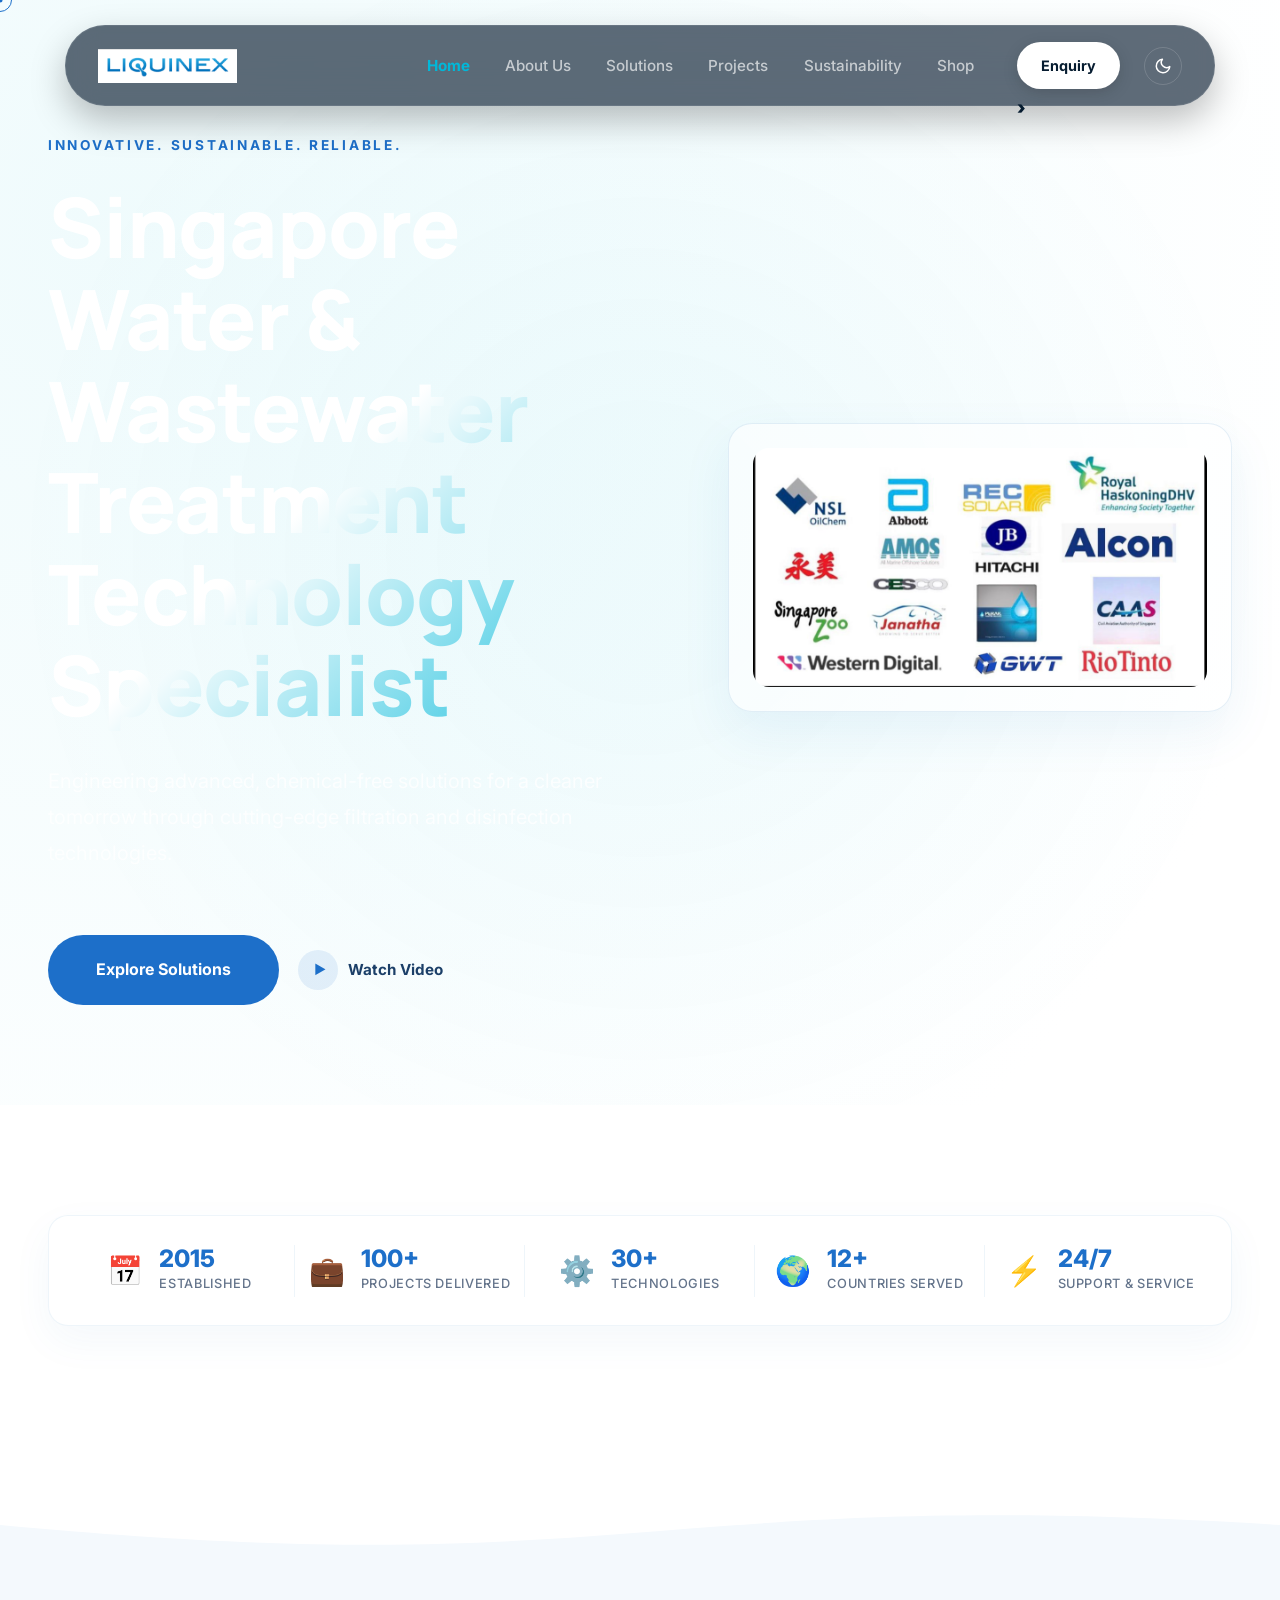
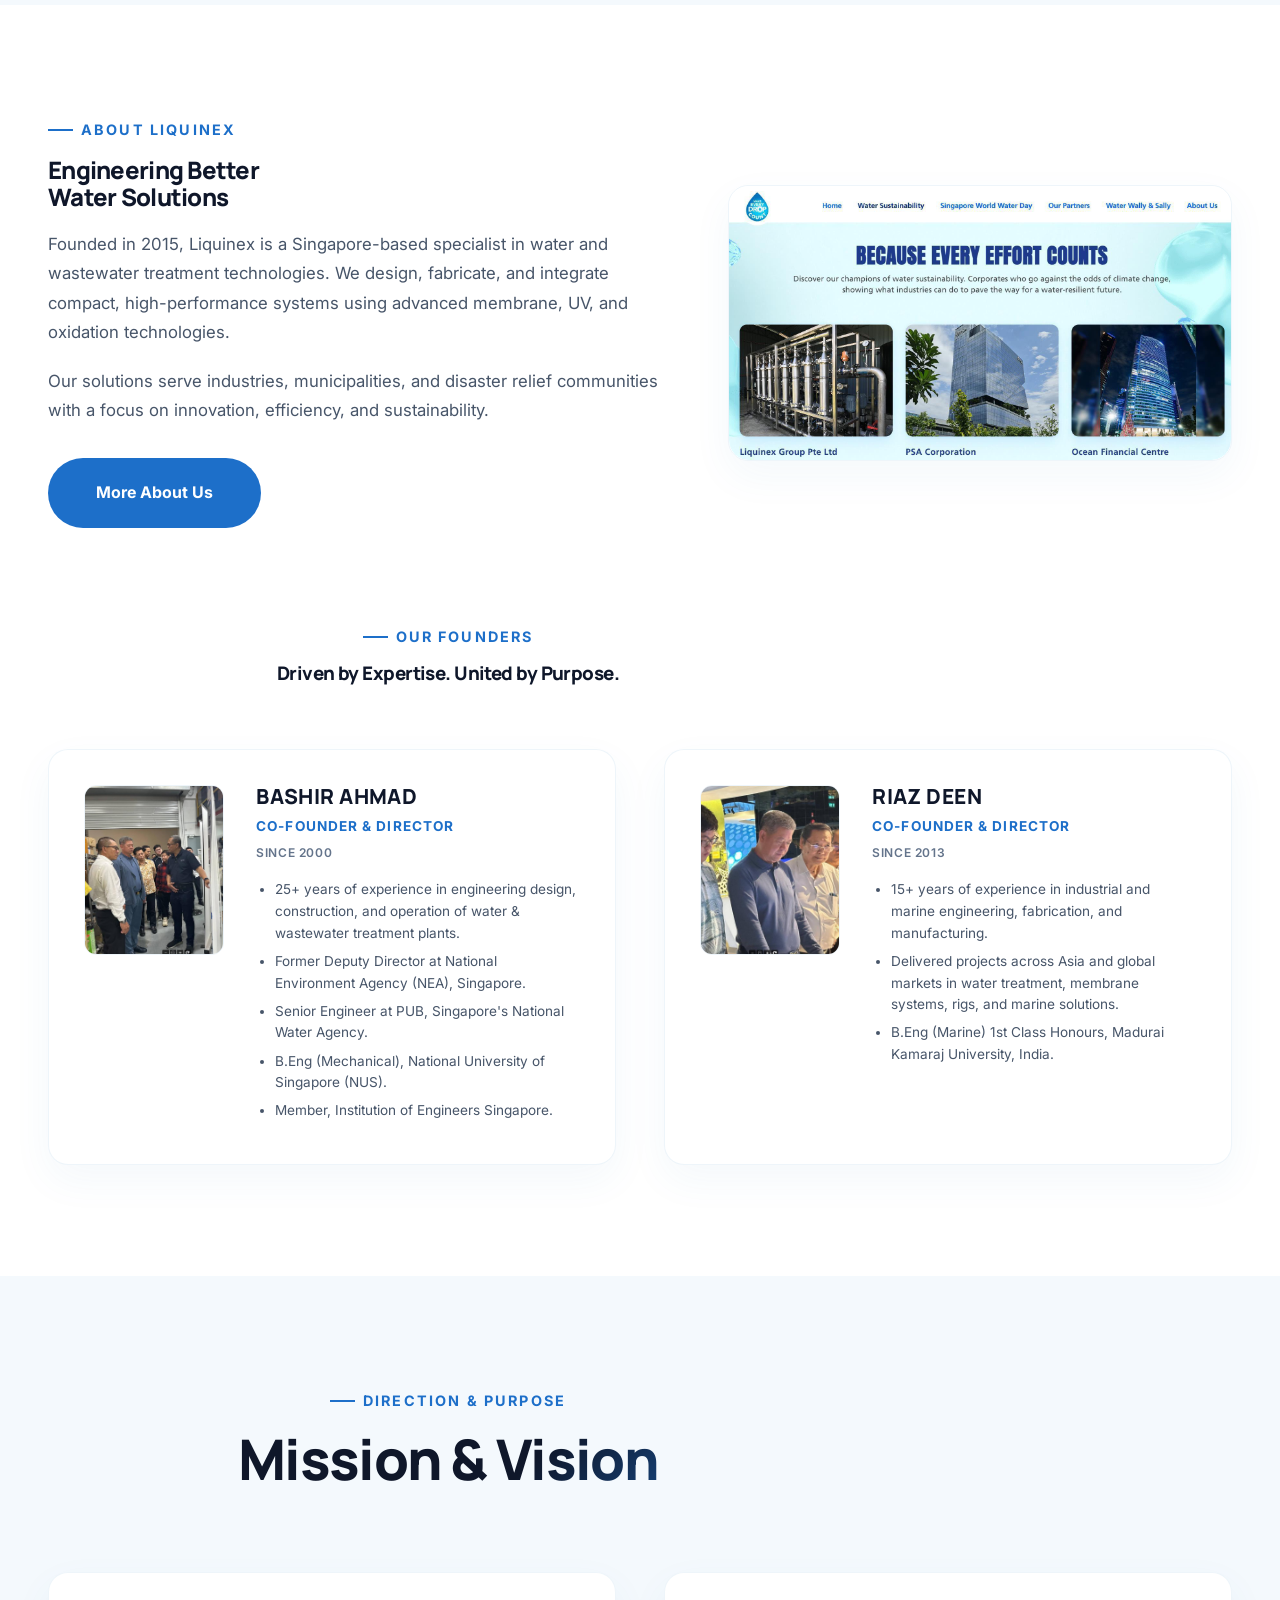
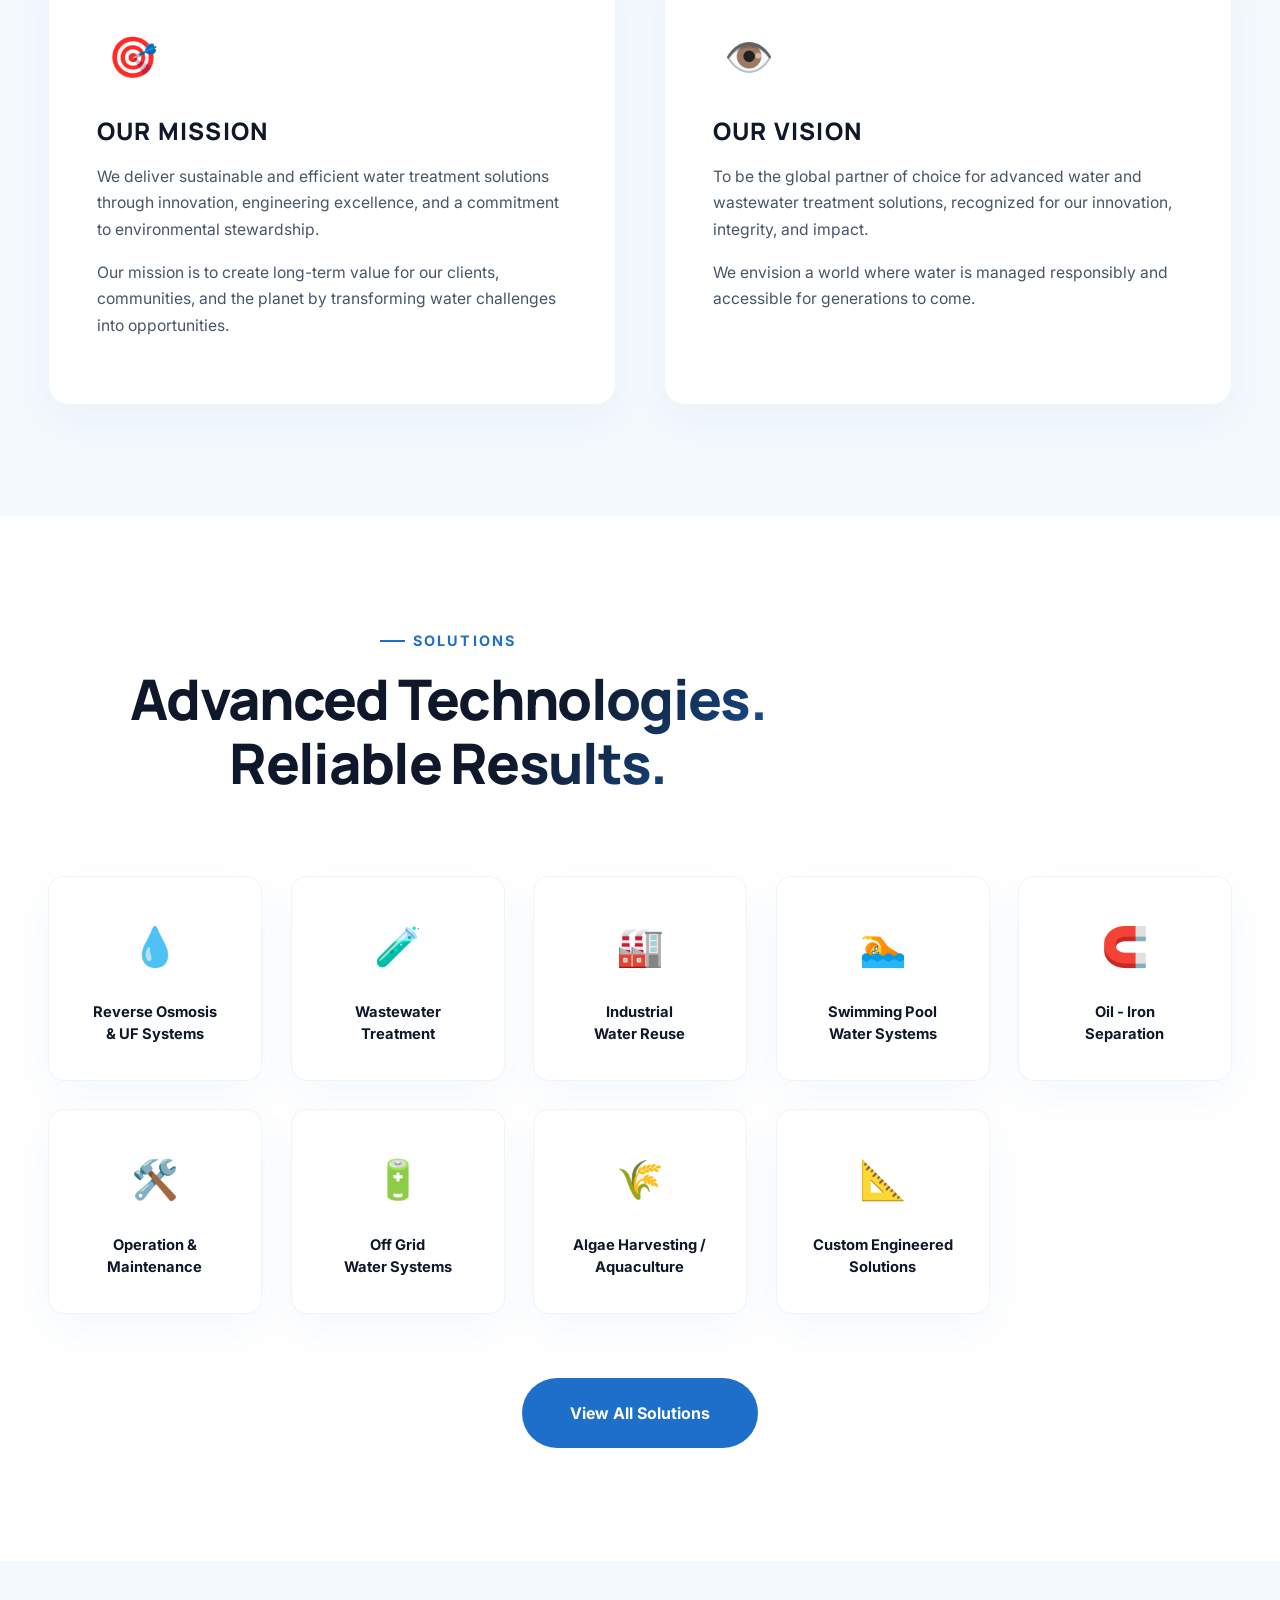
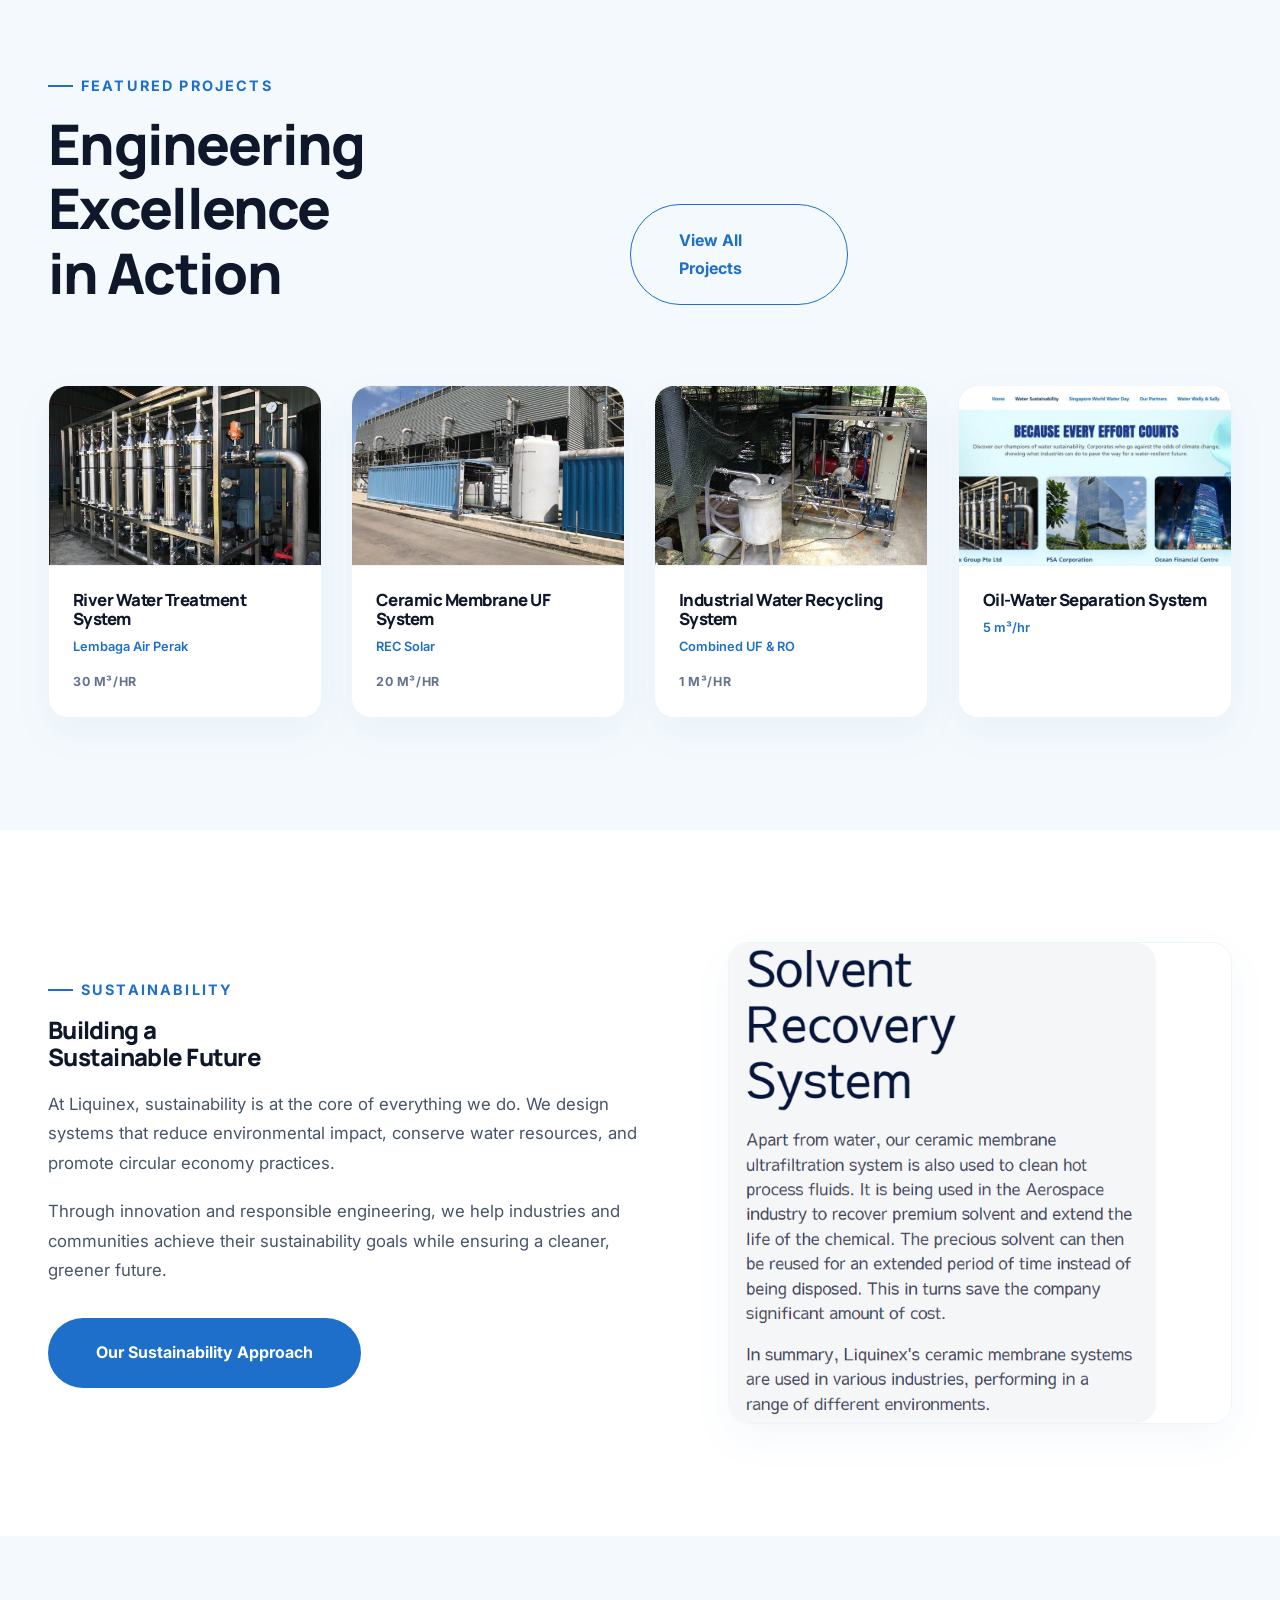
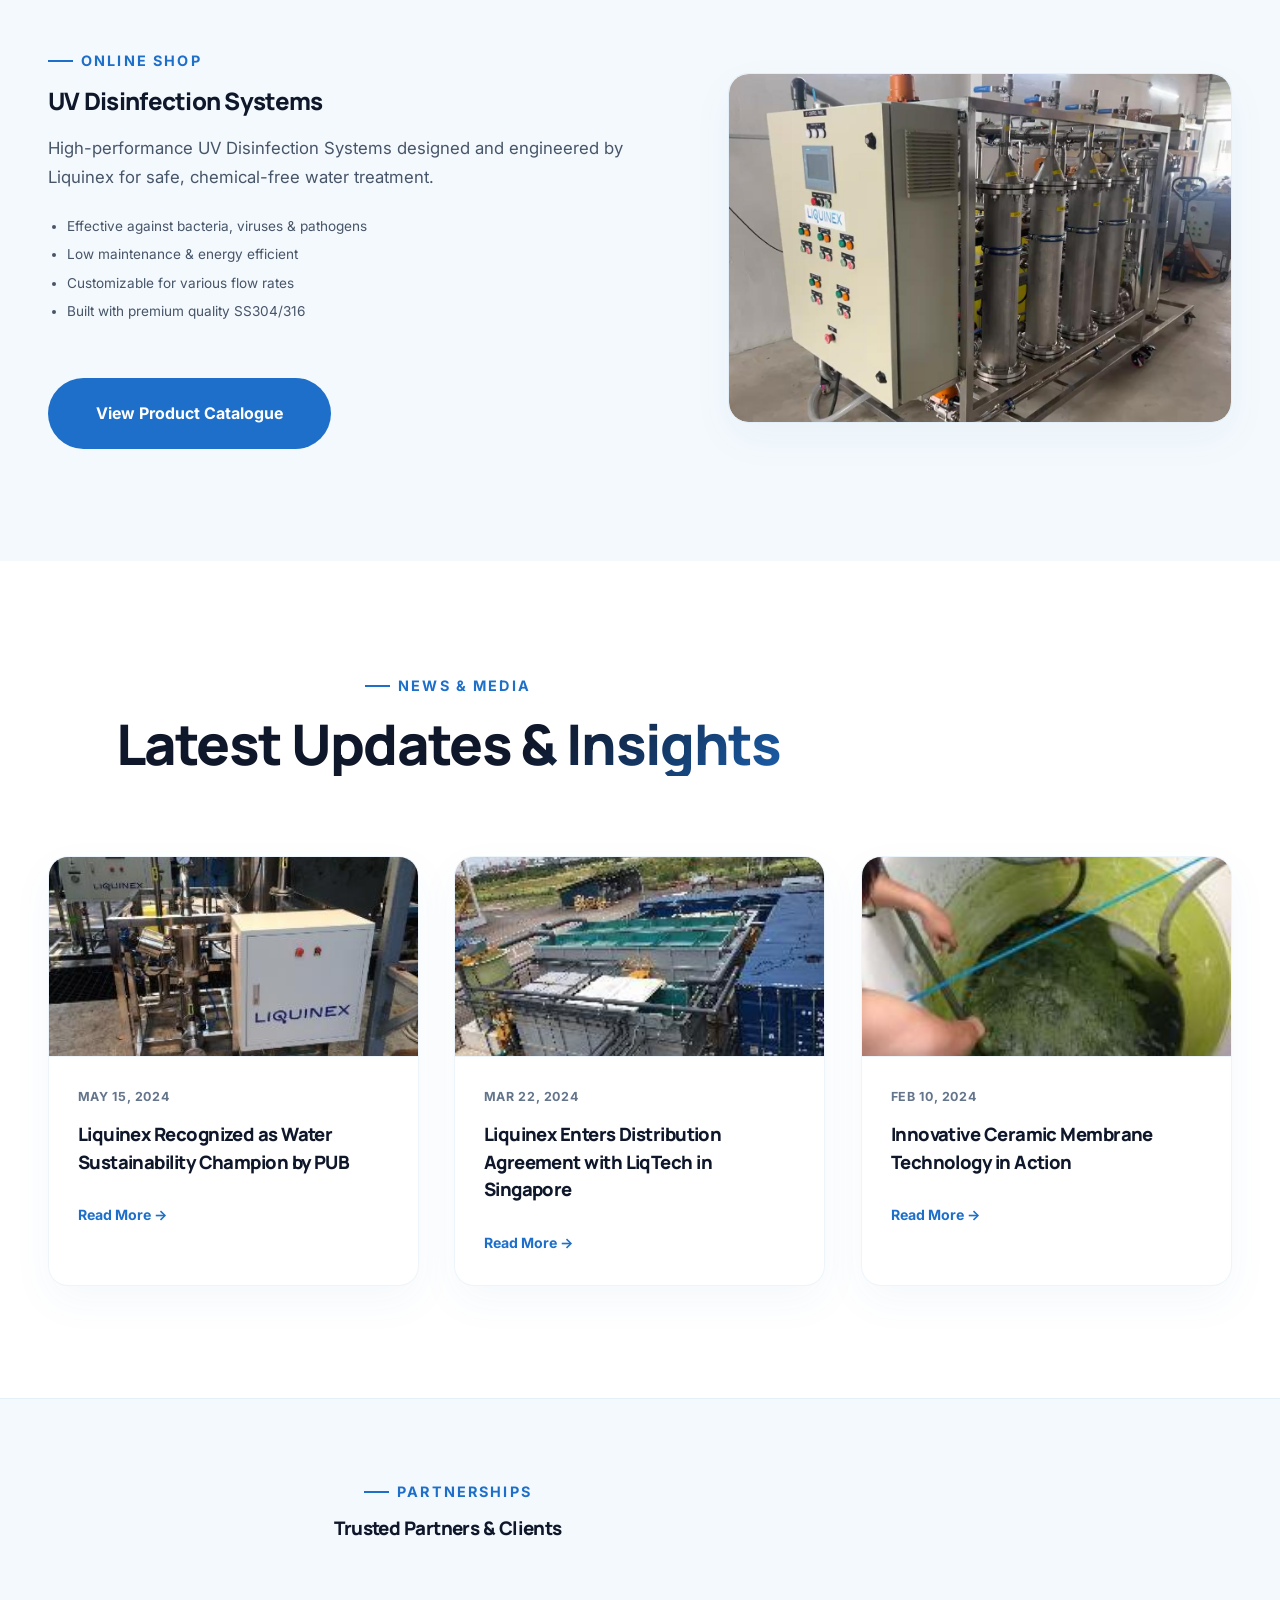
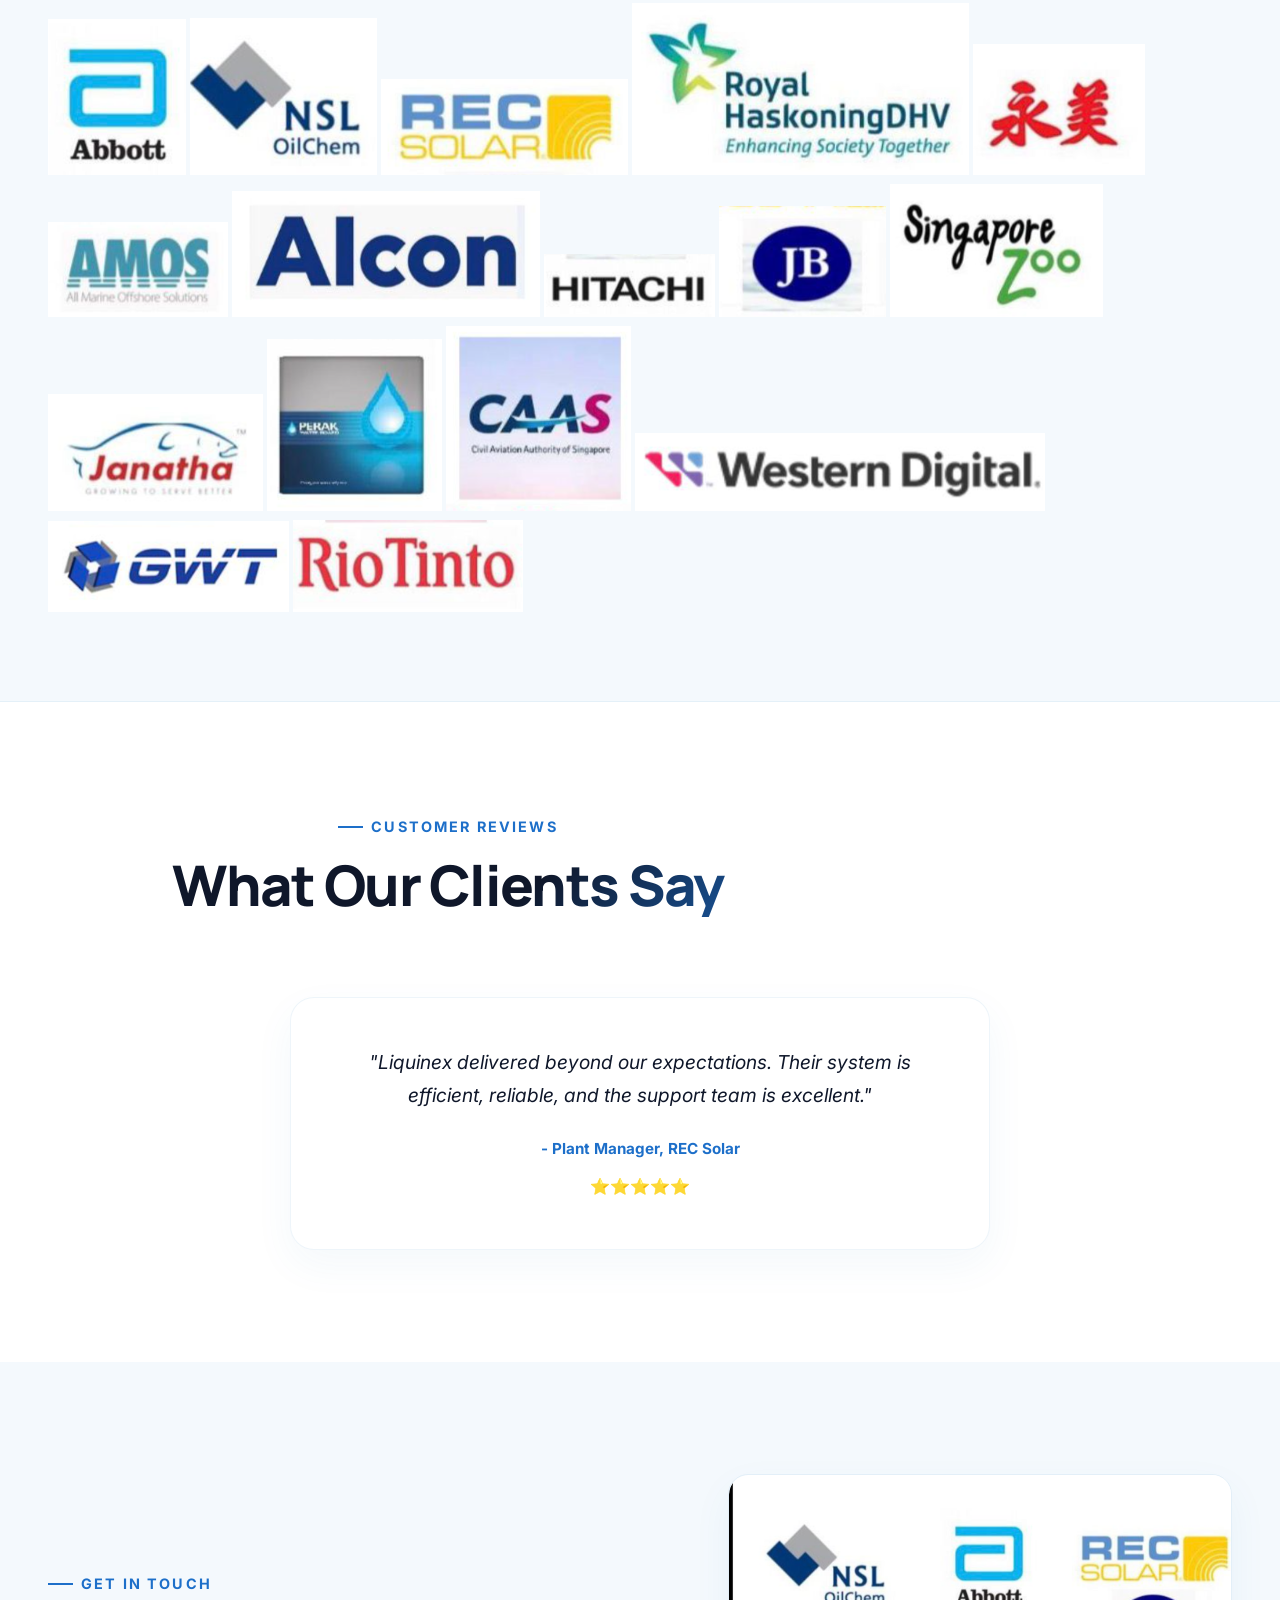
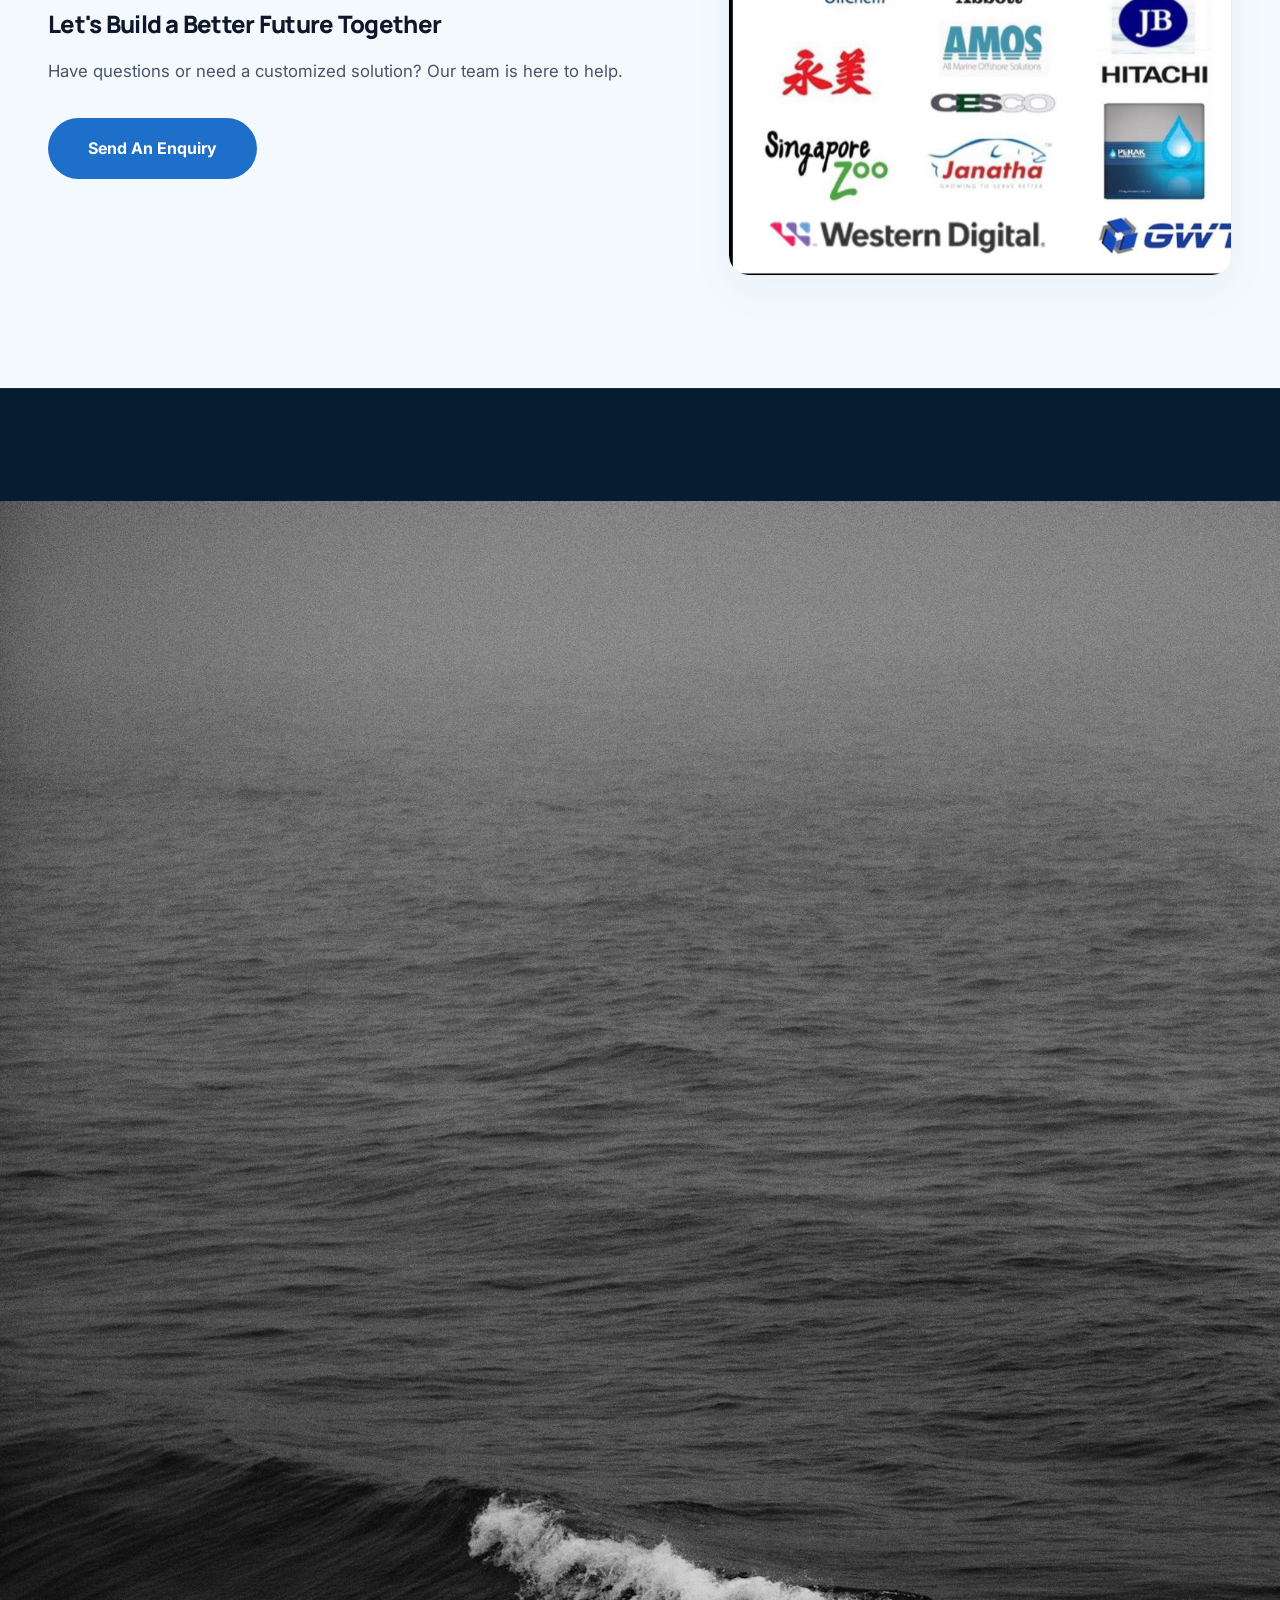
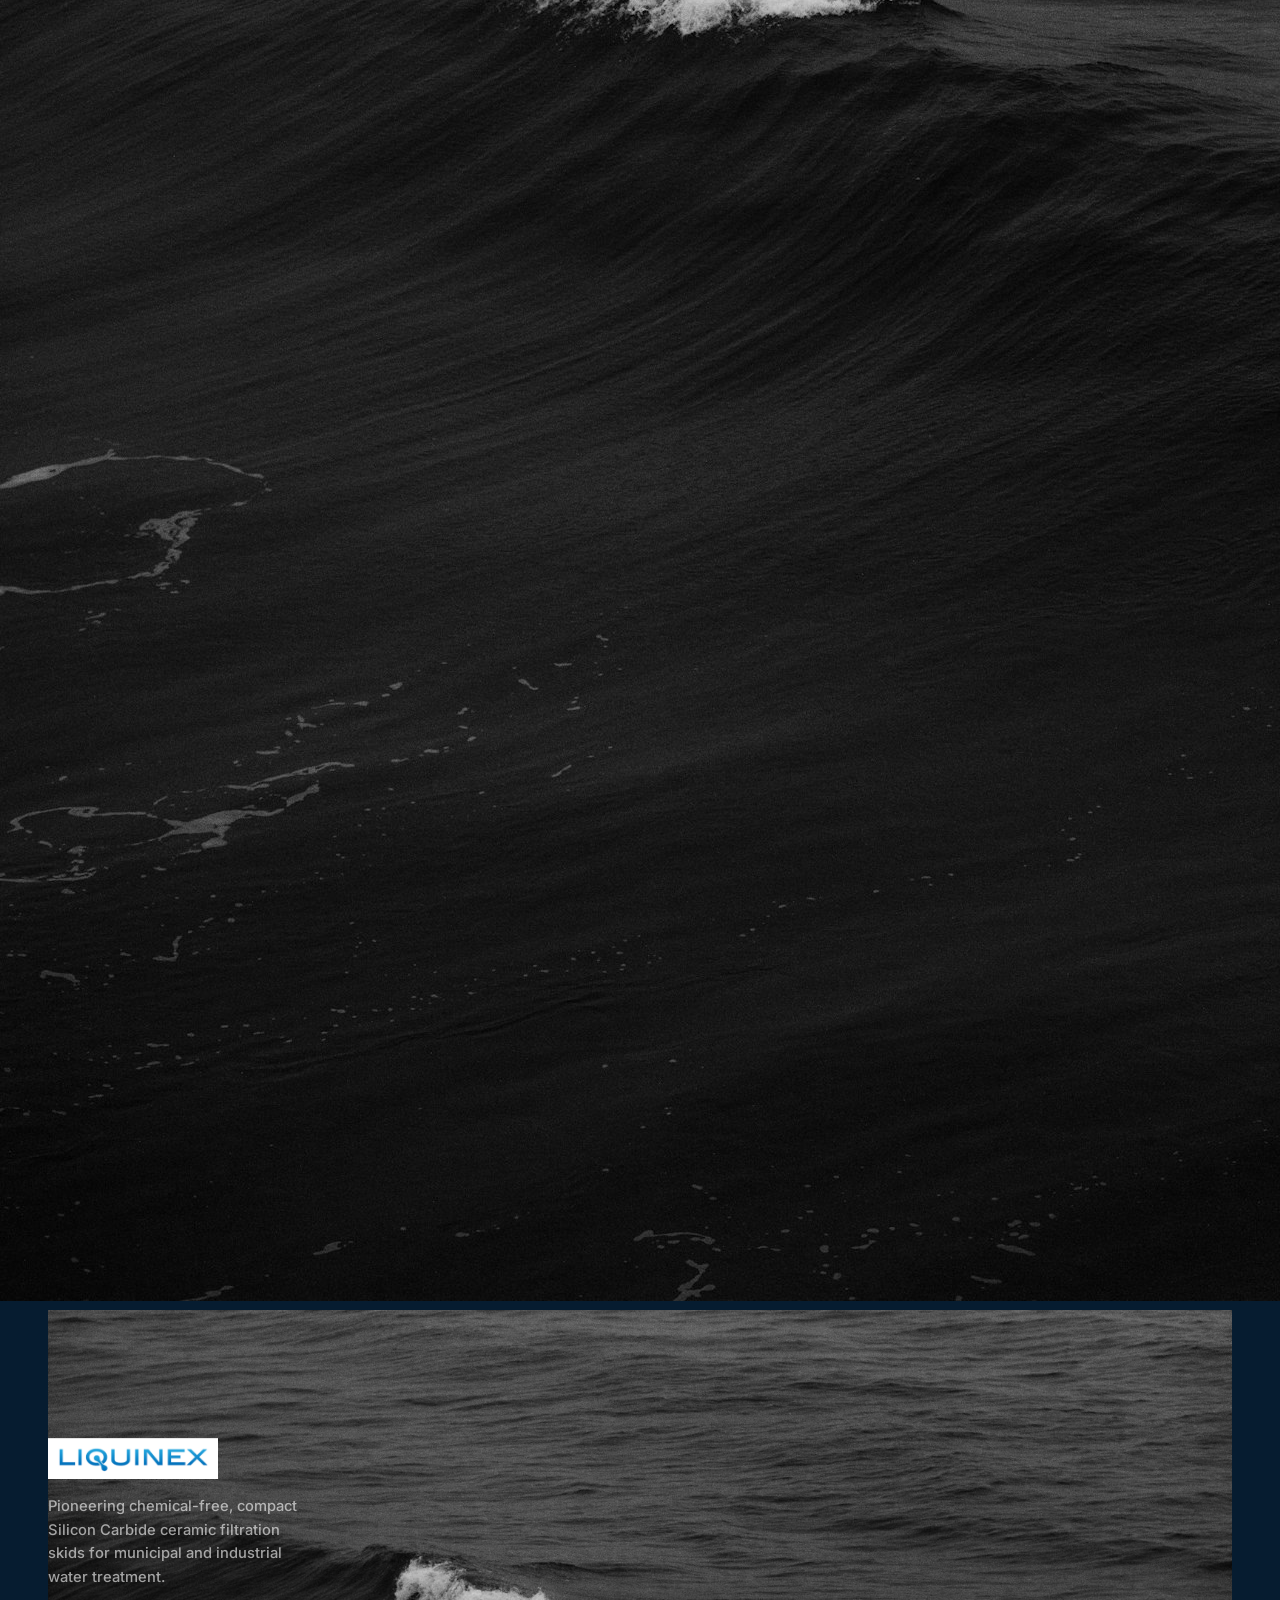
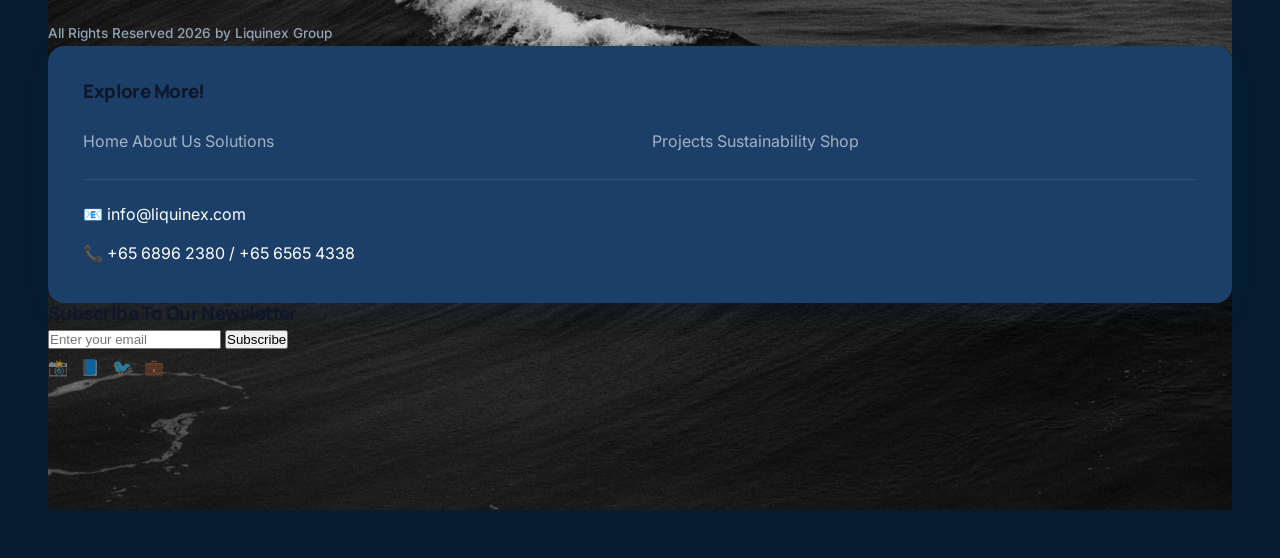
<file: index.html>
<!DOCTYPE html>
<html lang="en">
<head>
    <meta charset="UTF-8">
    <meta name="viewport" content="width=device-width, initial-scale=1.0">
    <title>Liquinex | Singapore Water & Wastewater Treatment Technology Specialist</title>
    <meta name="description" content="Liquinex is a Singapore-based specialist in compact, chemical-free ceramic ultrafiltration, reverse osmosis, and UV water treatment systems.">
    
    <!-- Google Fonts -->
    <link rel="preconnect" href="https://fonts.googleapis.com">
    <link rel="preconnect" href="https://fonts.gstatic.com" crossorigin>
    <link href="https://fonts.googleapis.com/css2?family=Inter:wght@300;400;500;600;700;800&family=Manrope:wght@500;600;700;800&display=swap" rel="stylesheet">
    
    <!-- Custom Stylesheet -->
    <link rel="stylesheet" href="styles/main.css">
</head>
<body>

    <!-- Custom Cursor Glow -->
    <div class="custom-cursor"></div>
    <div class="custom-cursor-dot"></div>

    <!-- Floating Pill Navigation Header -->
    <header>
        <div class="nav-container">
            <a href="index.html" class="logo-link">
                <img src="assets/logos/liquinex_brand_logo.png" alt="Liquinex Logo" class="header-logo-img">
            </a>
            <div style="display: flex; align-items: center; gap: 1.5rem;">
                <ul class="nav-menu">
                    <li class="nav-item active"><a href="index.html">Home</a></li>
                    <li class="nav-item"><a href="about.html">About Us</a></li>
                    <li class="nav-item"><a href="solutions.html">Solutions</a></li>
                    <li class="nav-item"><a href="projects.html">Projects</a></li>
                    <li class="nav-item"><a href="sustainability.html">Sustainability</a></li>
                    <li class="nav-item"><a href="shop.html">Shop</a></li>
                    <li class="nav-item"><a href="enquiry.html">Enquiry</a></li>
                </ul>
                <!-- Theme Toggle Button -->
                <button id="theme-toggle" class="theme-toggle-btn" aria-label="Toggle Theme">
                    <svg class="theme-icon moon-icon" viewBox="0 0 24 24" fill="none" stroke="currentColor" stroke-width="2" stroke-linecap="round" stroke-linejoin="round"><path d="M21 12.79A9 9 0 1 1 11.21 3 7 7 0 0 0 21 12.79z"></path></svg>
                    <svg class="theme-icon sun-icon" viewBox="0 0 24 24" fill="none" stroke="currentColor" stroke-width="2" stroke-linecap="round" stroke-linejoin="round" style="display:none;"><circle cx="12" cy="12" r="5"></circle><line x1="12" y1="1" x2="12" y2="3"></line><line x1="12" y1="21" x2="12" y2="23"></line><line x1="4.22" y1="4.22" x2="5.64" y2="5.64"></line><line x1="18.36" y1="18.36" x2="19.78" y2="19.78"></line><line x1="1" y1="12" x2="3" y2="12"></line><line x1="21" y1="12" x2="23" y2="12"></line><line x1="4.22" y1="19.78" x2="5.64" y2="18.36"></line><line x1="18.36" y1="5.64" x2="19.78" y2="4.22"></line></svg>
                </button>
            </div>
        </div>
    </header>

    <!-- 1. Mockup Hero Section -->
    <section class="hero">
        <div class="hero-caustics-overlay"></div>
        <div class="container">
            <div class="hero-grid">
                <!-- Left Content -->
                <div class="hero-content reveal-on-scroll">
                    <span class="hero-badge">Innovative. Sustainable. Reliable.</span>
                    <h1 class="hero-title">Singapore Water &<br>Wastewater Treatment<br>Technology Specialist</h1>
                    <p class="hero-lead">Engineering advanced, chemical-free solutions for a cleaner tomorrow through cutting-edge filtration and disinfection technologies.</p>
                    <div style="display: flex; gap: 1.2rem; margin-top: 2rem; align-items: center;">
                        <div class="btn-wrapper">
                            <a href="solutions.html" class="btn btn-primary">Explore Solutions</a>
                        </div>
                        <a href="solutions.html" class="btn-video"><span class="play-icon">▶</span> Watch Video</a>
                    </div>
                </div>

                <!-- Right Centerpiece Water City Globe -->
                <div class="hero-centerpiece-container reveal-on-scroll">
                    <img src="assets/images/hero_globe.png" class="hero-centerpiece-img" alt="Water City Globe Centerpiece">
                </div>
            </div>
        </div>
    </section>

    <!-- Core Statistics Dashboard Banner -->
    <section class="stats-banner-section">
        <div class="container">
            <div class="stats-banner-grid">
                <div class="stat-banner-item">
                    <div class="stat-banner-icon">📅</div>
                    <div>
                        <div class="stat-banner-num">2015</div>
                        <div class="stat-banner-label">Established</div>
                    </div>
                </div>
                <div class="stat-banner-item">
                    <div class="stat-banner-icon">💼</div>
                    <div>
                        <div class="stat-banner-num">100+</div>
                        <div class="stat-banner-label">Projects Delivered</div>
                    </div>
                </div>
                <div class="stat-banner-item">
                    <div class="stat-banner-icon">⚙️</div>
                    <div>
                        <div class="stat-banner-num">30+</div>
                        <div class="stat-banner-label">Technologies</div>
                    </div>
                </div>
                <div class="stat-banner-item">
                    <div class="stat-banner-icon">🌍</div>
                    <div>
                        <div class="stat-banner-num">12+</div>
                        <div class="stat-banner-label">Countries Served</div>
                    </div>
                </div>
                <div class="stat-banner-item">
                    <div class="stat-banner-icon">⚡</div>
                    <div>
                        <div class="stat-banner-num">24/7</div>
                        <div class="stat-banner-label">Support & Service</div>
                    </div>
                </div>
            </div>
        </div>
    </section>

    <!-- Wave divider transition to light body -->
    <div class="divider-container divider-to-light">
        <svg viewBox="0 0 2880 120" preserveAspectRatio="none" xmlns="http://www.w3.org/2000/svg">
            <path class="wave-path-2" d="M0,60 C720,120 720,0 1440,60 C2160,120 2160,0 2880,60 L2880,120 L0,120 Z"></path>
            <path class="wave-path-1" d="M0,40 C720,100 720,0 1440,40 C2160,100 2160,0 2880,40 L2880,120 L0,120 Z"></path>
        </svg>
    </div>

    <!-- 2. About Us Section & Executive Founders -->
    <section id="about-section" class="section-padding">
        <div class="container">
            <div class="section-grid">
                <!-- Left text content -->
                <div class="reveal-on-scroll">
                    <span class="section-subtitle">About Liquinex</span>
                    <h2>Engineering Better<br>Water Solutions</h2>
                    <p class="section-desc">Founded in 2015, Liquinex is a Singapore-based specialist in water and wastewater treatment technologies. We design, fabricate, and integrate compact, high-performance systems using advanced membrane, UV, and oxidation technologies.</p>
                    <p class="section-desc">Our solutions serve industries, municipalities, and disaster relief communities with a focus on innovation, efficiency, and sustainability.</p>
                    <div class="btn-wrapper" style="margin-top: 2rem;">
                        <a href="about.html" class="btn btn-primary">More About Us</a>
                    </div>
                </div>

                <!-- Right image block -->
                <div class="image-frame-container reveal-on-scroll">
                    <img src="assets/images/about_skid.jpg" class="responsive-image" alt="Water Treatment Skid">
                </div>
            </div>

            <!-- Founders Sub-Section -->
            <div class="founders-intro-section">
                <div class="section-header reveal-on-scroll" style="text-align: center; margin-bottom: 4rem;">
                    <span class="section-subtitle" style="justify-content: center;">Our Founders</span>
                    <h3>Driven by Expertise. United by Purpose.</h3>
                </div>
                <div class="founders-mockup-grid">
                    <!-- Founder 1 -->
                    <div class="founder-mockup-card reveal-on-scroll">
                        <div class="founder-img-wrapper">
                            <img src="assets/images/founder_bashir.jpg" alt="Bashir Ahmad">
                        </div>
                        <div class="founder-info">
                            <h4>BASHIR AHMAD</h4>
                            <span class="founder-role">Co-Founder & Director</span>
                            <span class="founder-since">Since 2000</span>
                            <ul class="founder-bullets">
                                <li>25+ years of experience in engineering design, construction, and operation of water & wastewater treatment plants.</li>
                                <li>Former Deputy Director at National Environment Agency (NEA), Singapore.</li>
                                <li>Senior Engineer at PUB, Singapore's National Water Agency.</li>
                                <li>B.Eng (Mechanical), National University of Singapore (NUS).</li>
                                <li>Member, Institution of Engineers Singapore.</li>
                            </ul>
                        </div>
                    </div>

                    <!-- Founder 2 -->
                    <div class="founder-mockup-card reveal-on-scroll">
                        <div class="founder-img-wrapper">
                            <img src="assets/images/founder_riaz.jpg" alt="Riaz Deen">
                        </div>
                        <div class="founder-info">
                            <h4>RIAZ DEEN</h4>
                            <span class="founder-role">Co-Founder & Director</span>
                            <span class="founder-since">Since 2013</span>
                            <ul class="founder-bullets">
                                <li>15+ years of experience in industrial and marine engineering, fabrication, and manufacturing.</li>
                                <li>Delivered projects across Asia and global markets in water treatment, membrane systems, rigs, and marine solutions.</li>
                                <li>B.Eng (Marine) 1st Class Honours, Madurai Kamaraj University, India.</li>
                            </ul>
                        </div>
                    </div>
                </div>
            </div>
        </div>
    </section>

    <!-- 3. Mission & Vision Section -->
    <section id="mission-section" class="section-padding" style="background: var(--color-bg-deep);">
        <div class="container">
            <div class="section-header reveal-on-scroll" style="text-align: center; margin-bottom: 5rem;">
                <span class="section-subtitle" style="justify-content: center;">Direction & Purpose</span>
                <h2>Mission & Vision</h2>
            </div>
            <div style="display: grid; grid-template-columns: 1fr 1fr; gap: 3rem;">
                <!-- Mission Card -->
                <div class="mission-vision-card reveal-on-scroll">
                    <div class="card-icon-wrapper">🎯</div>
                    <h3>OUR MISSION</h3>
                    <p>We deliver sustainable and efficient water treatment solutions through innovation, engineering excellence, and a commitment to environmental stewardship.</p>
                    <p>Our mission is to create long-term value for our clients, communities, and the planet by transforming water challenges into opportunities.</p>
                </div>

                <!-- Vision Card -->
                <div class="mission-vision-card reveal-on-scroll">
                    <div class="card-icon-wrapper">👁️</div>
                    <h3>OUR VISION</h3>
                    <p>To be the global partner of choice for advanced water and wastewater treatment solutions, recognized for our innovation, integrity, and impact.</p>
                    <p>We envision a world where water is managed responsibly and accessible for generations to come.</p>
                </div>
            </div>
        </div>
    </section>

    <!-- 4. Advanced Technologies Grid -->
    <section id="solutions-section" class="section-padding">
        <div class="container">
            <div class="section-header reveal-on-scroll" style="text-align: center; margin-bottom: 5rem;">
                <span class="section-subtitle" style="justify-content: center;">Solutions</span>
                <h2>Advanced Technologies.<br>Reliable Results.</h2>
            </div>

            <div class="tech-solutions-grid">
                <div class="tech-solution-item reveal-on-scroll">
                    <div class="tech-icon">💧</div>
                    <h5>Reverse Osmosis<br>& UF Systems</h5>
                </div>
                <div class="tech-solution-item reveal-on-scroll">
                    <div class="tech-icon">🧪</div>
                    <h5>Wastewater<br>Treatment</h5>
                </div>
                <div class="tech-solution-item reveal-on-scroll">
                    <div class="tech-icon">🏭</div>
                    <h5>Industrial<br>Water Reuse</h5>
                </div>
                <div class="tech-solution-item reveal-on-scroll">
                    <div class="tech-icon">🏊</div>
                    <h5>Swimming Pool<br>Water Systems</h5>
                </div>
                <div class="tech-solution-item reveal-on-scroll">
                    <div class="tech-icon">🧲</div>
                    <h5>Oil - Iron<br>Separation</h5>
                </div>
                <div class="tech-solution-item reveal-on-scroll">
                    <div class="tech-icon">🛠️</div>
                    <h5>Operation &<br>Maintenance</h5>
                </div>
                <div class="tech-solution-item reveal-on-scroll">
                    <div class="tech-icon">🔋</div>
                    <h5>Off Grid<br>Water Systems</h5>
                </div>
                <div class="tech-solution-item reveal-on-scroll">
                    <div class="tech-icon">🌾</div>
                    <h5>Algae Harvesting /<br>Aquaculture</h5>
                </div>
                <div class="tech-solution-item reveal-on-scroll">
                    <div class="tech-icon">📐</div>
                    <h5>Custom Engineered<br>Solutions</h5>
                </div>
            </div>

            <div style="text-align: center; margin-top: 4rem;" class="reveal-on-scroll">
                <div class="btn-wrapper">
                    <a href="solutions.html" class="btn btn-primary">View All Solutions</a>
                </div>
            </div>
        </div>
    </section>

    <!-- 5. Featured Projects Slider Section -->
    <section id="projects-section" class="section-padding" style="background: var(--color-bg-deep);">
        <div class="container">
            <div class="section-header reveal-on-scroll" style="text-align: space-between; display: flex; align-items: flex-end; justify-content: space-between; margin-bottom: 5rem;">
                <div>
                    <span class="section-subtitle">Featured Projects</span>
                    <h2>Engineering Excellence<br>in Action</h2>
                </div>
                <div class="btn-wrapper">
                    <a href="projects.html" class="btn btn-outline" style="border-color: #1d6fc9; color: #1d6fc9;">View All Projects</a>
                </div>
            </div>

            <div class="featured-projects-grid">
                <!-- Project 1 -->
                <div class="project-mockup-card reveal-on-scroll">
                    <div class="project-img-container">
                        <img src="assets/images/page_12_img_3.jpeg" alt="River Water Treatment">
                    </div>
                    <div class="project-info">
                        <h4>River Water Treatment System</h4>
                        <span class="project-meta">Lembaga Air Perak</span>
                        <span class="project-spec">30 m³/hr</span>
                    </div>
                </div>

                <!-- Project 2 -->
                <div class="project-mockup-card reveal-on-scroll">
                    <div class="project-img-container">
                        <img src="assets/images/page_16_img_2.jpeg" alt="Ceramic Membrane UF System">
                    </div>
                    <div class="project-info">
                        <h4>Ceramic Membrane UF System</h4>
                        <span class="project-meta">REC Solar</span>
                        <span class="project-spec">20 m³/hr</span>
                    </div>
                </div>

                <!-- Project 3 -->
                <div class="project-mockup-card reveal-on-scroll">
                    <div class="project-img-container">
                        <img src="assets/images/page_22_img_2.jpeg" alt="Industrial Water Recycling">
                    </div>
                    <div class="project-info">
                        <h4>Industrial Water Recycling System</h4>
                        <span class="project-meta">Combined UF & RO</span>
                        <span class="project-spec">1 m³/hr</span>
                    </div>
                </div>

                <!-- Project 4 -->
                <div class="project-mockup-card reveal-on-scroll">
                    <div class="project-img-container">
                        <img src="assets/images/page_10_img_3.jpeg" alt="Oil-Water Separation">
                    </div>
                    <div class="project-info">
                        <h4>Oil-Water Separation System</h4>
                        <span class="project-meta">5 m³/hr</span>
                    </div>
                </div>
            </div>
        </div>
    </section>

    <!-- 6. Sustainability Section -->
    <section id="sustainability-section" class="section-padding">
        <div class="container">
            <div class="section-grid">
                <!-- Left text content -->
                <div class="reveal-on-scroll">
                    <span class="section-subtitle">Sustainability</span>
                    <h2>Building a<br>Sustainable Future</h2>
                    <p class="section-desc">At Liquinex, sustainability is at the core of everything we do. We design systems that reduce environmental impact, conserve water resources, and promote circular economy practices.</p>
                    <p class="section-desc">Through innovation and responsible engineering, we help industries and communities achieve their sustainability goals while ensuring a cleaner, greener future.</p>
                    <div class="btn-wrapper" style="margin-top: 2rem;">
                        <a href="sustainability.html" class="btn btn-primary">Our Sustainability Approach</a>
                    </div>
                </div>

                <!-- Right centerpiece -->
                <div class="image-frame-container reveal-on-scroll" style="text-align: center;">
                    <img src="assets/images/sustainability_leaf.png" class="responsive-image" alt="Sustainability Leaf Droplet" style="max-height: 480px; width: auto; object-fit: contain;">
                </div>
            </div>
        </div>
    </section>

    <!-- 7. Shop Section -->
    <section id="shop-section" class="section-padding" style="background: var(--color-bg-deep);">
        <div class="container">
            <div class="section-grid">
                <!-- Left text content -->
                <div class="reveal-on-scroll">
                    <span class="section-subtitle">Online Shop</span>
                    <h2>UV Disinfection Systems</h2>
                    <p class="section-desc">High-performance UV Disinfection Systems designed and engineered by Liquinex for safe, chemical-free water treatment.</p>
                    <ul class="founder-bullets" style="margin: 1.5rem 0;">
                        <li>Effective against bacteria, viruses & pathogens</li>
                        <li>Low maintenance & energy efficient</li>
                        <li>Customizable for various flow rates</li>
                        <li>Built with premium quality SS304/316</li>
                    </ul>
                    <div class="btn-wrapper" style="margin-top: 2rem;">
                        <a href="shop.html" class="btn btn-primary">View Product Catalogue</a>
                    </div>
                </div>

                <!-- Right centerpiece -->
                <div class="image-frame-container reveal-on-scroll">
                    <img src="assets/images/shop_skid.jpg" class="responsive-image" alt="UV Disinfection System Skid">
                </div>
            </div>
        </div>
    </section>

    <!-- 8. News & Media Section -->
    <section id="newsroom" class="section-padding">
        <div class="container">
            <div class="section-header reveal-on-scroll" style="text-align: center; margin-bottom: 5rem;">
                <span class="section-subtitle" style="justify-content: center;">News & Media</span>
                <h2>Latest Updates & Insights</h2>
            </div>

            <div class="newsroom-grid">
                <!-- Card 1 -->
                <div class="news-card reveal-on-scroll">
                    <div class="news-img-container">
                        <img src="assets/images/page_1_img_2.jpeg" alt="Global Water Award Winner">
                    </div>
                    <div class="news-content">
                        <span class="news-date">May 15, 2024</span>
                        <h4>Liquinex Recognized as Water Sustainability Champion by PUB</h4>
                        <div class="btn-wrapper">
                            <a href="sustainability.html" class="news-link">Read More →</a>
                        </div>
                    </div>
                </div>

                <!-- Card 2 -->
                <div class="news-card reveal-on-scroll">
                    <div class="news-img-container">
                        <img src="assets/images/page_5_img_4.jpeg" alt="Gold Medal Award">
                    </div>
                    <div class="news-content">
                        <span class="news-date">Mar 22, 2024</span>
                        <h4>Liquinex Enters Distribution Agreement with LiqTech in Singapore</h4>
                        <div class="btn-wrapper">
                            <a href="about.html" class="news-link">Read More →</a>
                        </div>
                    </div>
                </div>

                <!-- Card 3 -->
                <div class="news-card reveal-on-scroll">
                    <div class="news-img-container">
                        <img src="assets/images/page_5_img_10.jpeg" alt="Award signing">
                    </div>
                    <div class="news-content">
                        <span class="news-date">Feb 10, 2024</span>
                        <h4>Innovative Ceramic Membrane Technology in Action</h4>
                        <div class="btn-wrapper">
                            <a href="solutions.html" class="news-link">Read More →</a>
                        </div>
                    </div>
                </div>
            </div>
        </div>
    </section>

    <!-- 9. Trusted Partners Banner -->
    <section class="partners-grid-section" style="background: var(--color-bg-deep); padding: 5rem 0;">
        <div class="container">
            <div class="section-header reveal-on-scroll" style="text-align: center; margin-bottom: 4rem;">
                <span class="section-subtitle" style="justify-content: center;">Partnerships</span>
                <h3>Trusted Partners & Clients</h3>
            </div>
            <!-- Kinetic Logo Marquee Slider -->
            <div class="logo-marquee-container">
                <div class="logo-marquee-track">
                    <img src="assets/logos/zoo.png" alt="Singapore Zoo">
                    <img src="assets/logos/nsl.png" alt="NSL OilChem">
                    <img src="assets/logos/rec.png" alt="REC Solar">
                    <img src="assets/logos/jb.png" alt="JB Shipping">
                    <img src="assets/logos/riotinto.png" alt="Rio Tinto">
                    <img src="assets/logos/caas.png" alt="CAAS">
                    <img src="assets/logos/janatha.png" alt="Janatha">
                    <img src="assets/logos/alcon.png" alt="Alcon">
                    <img src="assets/logos/wd.png" alt="Western Digital">
                    <img src="assets/logos/hitachi.png" alt="Hitachi">
                    <img src="assets/logos/abbott.png" alt="Abbott">
                    <img src="assets/logos/perak.png" alt="Lembaga Air Perak">
                    <img src="assets/logos/haskoning.png" alt="Royal HaskoningDHV">
                    <img src="assets/logos/yongmei.png" alt="Yong Mei">
                    <img src="assets/logos/amos.png" alt="AMOS">
                    <img src="assets/logos/gwt.png" alt="GWT">
                </div>
            </div>
        </div>
    </section>

    <!-- 10. Client Testimonials -->
    <section id="testimonials" class="section-padding">
        <div class="container">
            <div class="section-header reveal-on-scroll" style="text-align: center; margin-bottom: 5rem;">
                <span class="section-subtitle" style="justify-content: center;">Customer Reviews</span>
                <h2>What Our Clients Say</h2>
            </div>
            
            <div class="testimonial-mockup-container reveal-on-scroll">
                <div class="testimonial-bubble">
                    <p class="testimonial-text">"Liquinex delivered beyond our expectations. Their system is efficient, reliable, and the support team is excellent."</p>
                    <span class="testimonial-author">- Plant Manager, REC Solar</span>
                    <div class="testimonial-stars">⭐⭐⭐⭐⭐</div>
                </div>
            </div>
        </div>
    </section>

    <!-- 11. Get in Touch Section & Form -->
    <section id="enquiry-section" class="section-padding" style="background: var(--color-bg-deep);">
        <div class="container">
            <div class="section-grid" style="align-items: center;">
                <!-- Left form card -->
                <div class="reveal-on-scroll">
                    <span class="section-subtitle">Get in Touch</span>
                    <h2>Let's Build a Better Future Together</h2>
                    <p class="section-desc" style="margin-bottom: 2rem;">Have questions or need a customized solution? Our team is here to help.</p>
                    
                    <div class="btn-wrapper">
                        <a href="enquiry.html" class="btn btn-primary" style="padding: 1rem 2.5rem; font-size: 1rem;">Send An Enquiry</a>
                    </div>
                </div>

                <!-- Right centerpiece Water Globe Splash -->
                <div class="image-frame-container reveal-on-scroll" style="text-align: center;">
                    <img src="assets/images/hero_globe.png" class="responsive-image" alt="Water Splash Globe" style="max-height: 400px; width: auto; object-fit: contain;">
                </div>
            </div>
        </div>
    </section>

    <!-- Floating Custom Footer Card -->
    <footer class="custom-floating-footer-section">
        <div class="footer-bg-container">
            <img src="assets/images/footer_bg.png" alt="Footer Wavy Backdrop" class="footer-bg-img">
        </div>
        <div class="container">
            <div class="custom-floating-footer">
                <!-- Left Column -->
                <div class="footer-left-col">
                    <img src="assets/logos/liquinex_brand_logo.png" alt="Liquinex Logo" class="footer-brand-logo-img">
                    <p class="footer-left-tagline">Pioneering chemical-free, compact Silicon Carbide ceramic filtration skids for municipal and industrial water treatment.</p>
                    <div class="footer-copyright-text">All Rights Reserved 2026 by Liquinex Group</div>
                </div>

                <!-- Middle Column -->
                <div class="footer-middle-col">
                    <div class="footer-explore-card">
                        <h3>Explore More!</h3>
                        <div class="footer-explore-links">
                            <div class="footer-links-col">
                                <a href="index.html">Home</a>
                                <a href="about.html">About Us</a>
                                <a href="solutions.html">Solutions</a>
                            </div>
                            <div class="footer-links-col">
                                <a href="projects.html">Projects</a>
                                <a href="sustainability.html">Sustainability</a>
                                <a href="shop.html">Shop</a>
                            </div>
                        </div>
                        <div class="footer-explore-contact">
                            <div>📧 info@liquinex.com</div>
                            <div>📞 +65 6896 2380 / +65 6565 4338</div>
                        </div>
                    </div>
                </div>

                <!-- Right Column -->
                <div class="footer-right-col">
                    <div class="footer-newsletter-card">
                        <h3>Subscribe To Our Newsletter</h3>
                        <div class="footer-newsletter-form">
                            <input type="email" placeholder="Enter your email" aria-label="Email for newsletter">
                            <button type="button">Subscribe</button>
                        </div>
                        <div class="footer-social-icons">
                            <a href="#" aria-label="Instagram">📸</a>
                            <a href="#" aria-label="Facebook">📘</a>
                            <a href="#" aria-label="Twitter">🐦</a>
                            <a href="#" aria-label="LinkedIn">💼</a>
                        </div>
                    </div>
                </div>
            </div>
        </div>
    </footer>

    <!-- Core App JS -->
    <script src="js/app.js"></script>
</body>
</html>
</file>
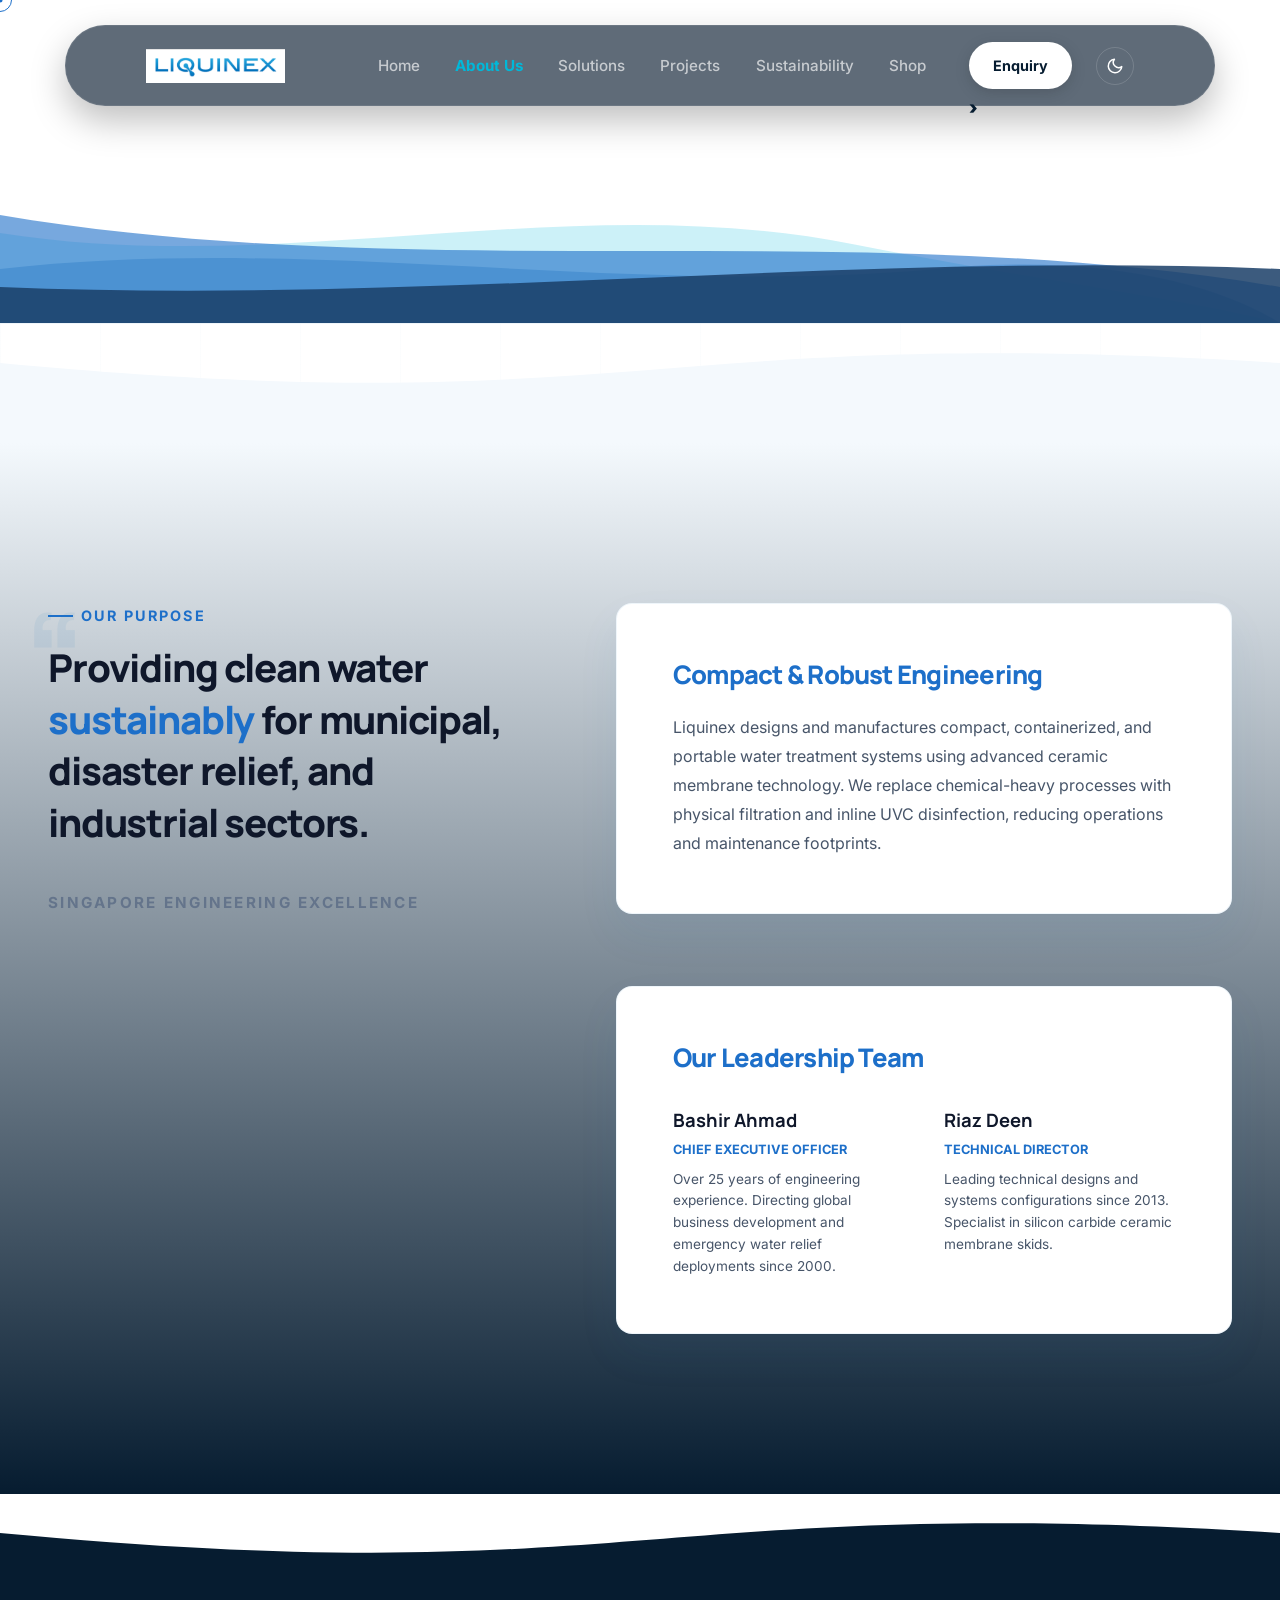
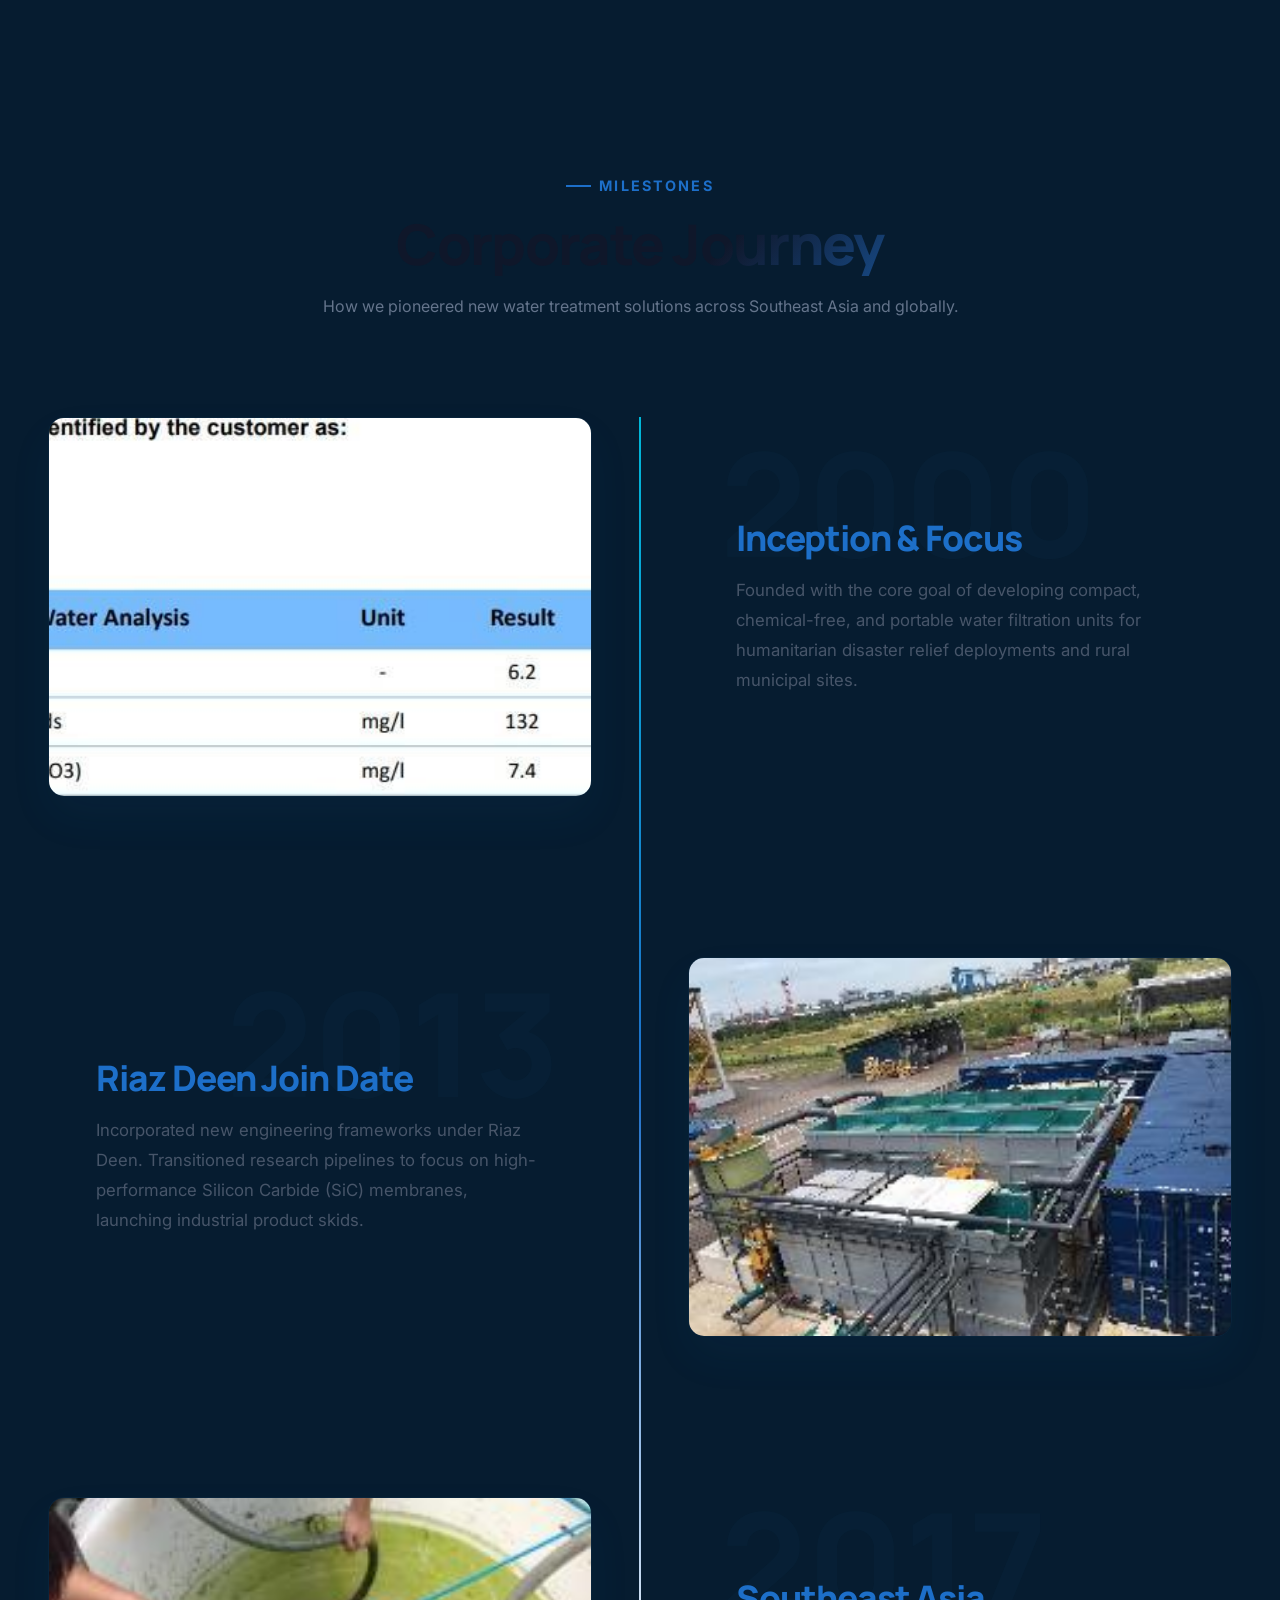
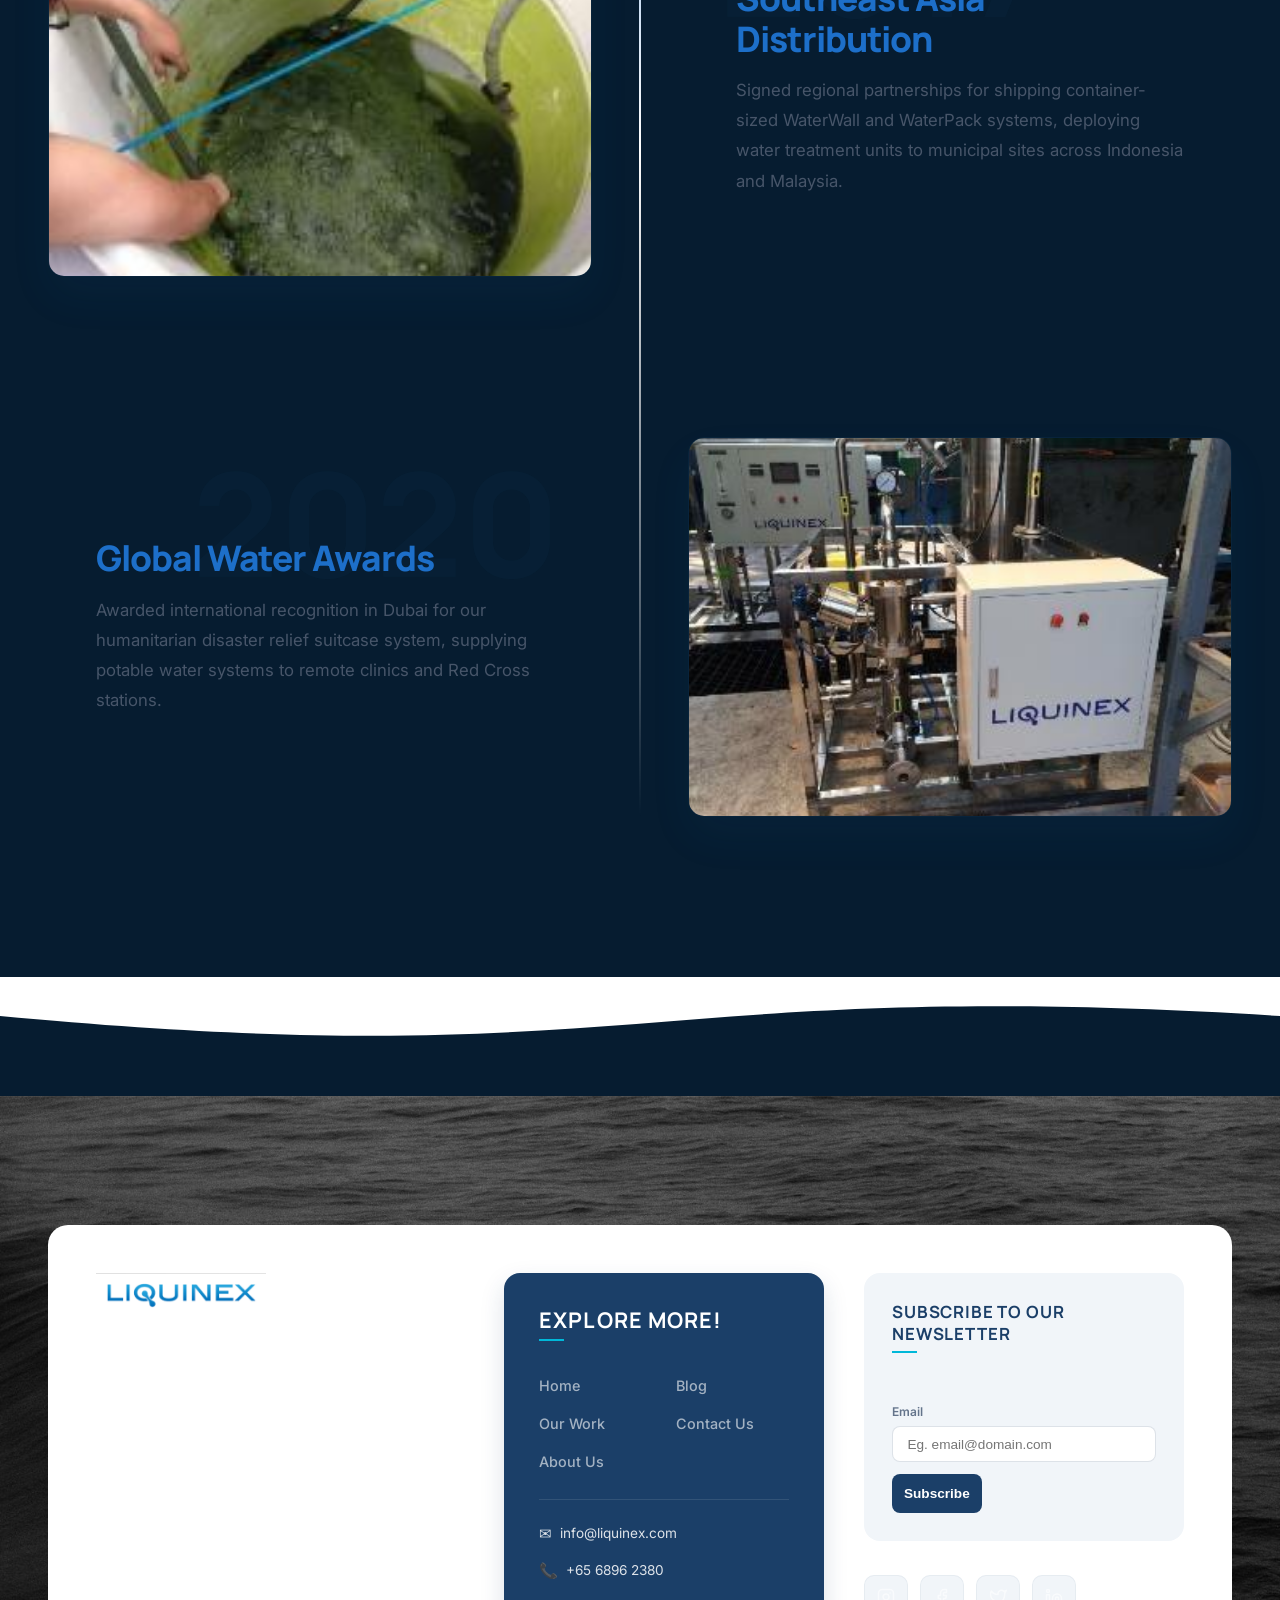
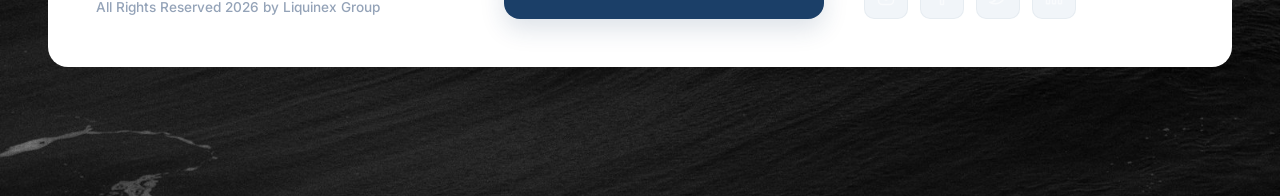
<file: about.html>
<!DOCTYPE html>
<html lang="en">
<head>
    <meta charset="UTF-8">
    <meta name="viewport" content="width=device-width, initial-scale=1.0">
    <title>About Us | Liquinex Water Technologies</title>
    <meta name="description" content="Pioneering robust and chemical-free water purification systems since 2000. Meet our founders and read our corporate journey.">
    <link rel="stylesheet" href="styles/main.css">
</head>
<body>
    <div id="scroll-progress"></div>
    <div class="custom-cursor"></div>
    <div class="custom-cursor-dot"></div>
    <div class="grid-texture"></div>

    <!-- Header navigation bar -->
    <header>
        <div class="container">
            <div class="nav-container">
                <a href="index.html" class="logo-link">
                    <img src="assets/logos/liquinex_brand_logo.png" alt="Liquinex Logo" class="header-logo-img">
                </a>
                <button class="nav-toggle" aria-label="Toggle Menu">☰</button>
            <div style="display: flex; align-items: center; gap: 1.5rem;">
                <ul class="nav-menu">
                    <li class="nav-item"><a href="index.html">Home</a></li>
                    <li class="nav-item active"><a href="about.html">About Us</a></li>
                    <li class="nav-item"><a href="solutions.html">Solutions</a></li>
                    <li class="nav-item"><a href="projects.html">Projects</a></li>
                    <li class="nav-item"><a href="sustainability.html">Sustainability</a></li>
                    <li class="nav-item"><a href="shop.html">Shop</a></li>
                    <li class="nav-item"><a href="enquiry.html">Enquiry</a></li>
                </ul>
                <!-- Theme Toggle Button -->
                <button id="theme-toggle" class="theme-toggle-btn" aria-label="Toggle Theme">
                    <svg class="theme-icon moon-icon" viewBox="0 0 24 24" fill="none" stroke="currentColor" stroke-width="2" stroke-linecap="round" stroke-linejoin="round"><path d="M21 12.79A9 9 0 1 1 11.21 3 7 7 0 0 0 21 12.79z"></path></svg>
                    <svg class="theme-icon sun-icon" viewBox="0 0 24 24" fill="none" stroke="currentColor" stroke-width="2" stroke-linecap="round" stroke-linejoin="round" style="display:none;"><circle cx="12" cy="12" r="5"></circle><line x1="12" y1="1" x2="12" y2="3"></line><line x1="12" y1="21" x2="12" y2="23"></line><line x1="4.22" y1="4.22" x2="5.64" y2="5.64"></line><line x1="18.36" y1="18.36" x2="19.78" y2="19.78"></line><line x1="1" y1="12" x2="3" y2="12"></line><line x1="21" y1="12" x2="23" y2="12"></line><line x1="4.22" y1="19.78" x2="5.64" y2="18.36"></line><line x1="18.36" y1="5.64" x2="19.78" y2="4.22"></line></svg>
                </button>
            </div>
            </div>
        </div>
    </header>

    <!-- Subpage Header Banner -->
        <!-- Mockup Banner Header -->
    <section class="subpage-header">
        <div class="custom-header-waves">
            <svg viewBox="0 0 1440 320" preserveAspectRatio="none" xmlns="http://www.w3.org/2000/svg">
                <!-- Wave 1: Sky blue (back) -->
                <path d="M0,160 C320,240 640,80 960,180 C1152,240 1344,280 1440,320 L1440,320 L0,320 Z" fill="#00b8d9" opacity="0.2"></path>
                <!-- Wave 2: Ocean blue (middle) -->
                <path d="M0,224 C360,160 720,280 1080,220 C1260,200 1380,260 1440,320 L1440,320 L0,320 Z" fill="#2a7fba" opacity="0.35"></path>
                <!-- Wave 3: Royal blue (front) -->
                <path d="M0,128 C480,256 960,128 1440,256 L1440,320 L0,320 Z" fill="#1d6fc9" opacity="0.6"></path>
                <!-- Wave 4: Deep blue (front-most) -->
                <path d="M0,256 C480,288 960,192 1440,224 L1440,320 L0,320 Z" fill="#1b3f68" opacity="0.85"></path>
            </svg>
        </div>
        <div class="container">
            <h1 class="reveal-on-scroll banner-headline">ABOUT US</h1>
            <p class="reveal-on-scroll banner-slogan">WHO WE ARE</p>
        </div>
    </section>

    <!-- Wave divider transition -->
    <div class="divider-container divider-to-light">
        <svg viewBox="0 0 2880 120" preserveAspectRatio="none" xmlns="http://www.w3.org/2000/svg">
            <path class="wave-path-2" d="M0,60 C720,120 720,0 1440,60 C2160,120 2160,0 2880,60 L2880,120 L0,120 Z"></path>
            <path class="wave-path-1" d="M0,40 C720,100 720,0 1440,40 C2160,100 2160,0 2880,40 L2880,120 L0,120 Z"></path>
        </svg>
    </div>

    <!-- About Section (About Us Editorial Layout) -->
    <section id="about" style="background: linear-gradient(180deg, var(--color-bg-deep) 0%, var(--color-bg-dark) 100%);">
        <div class="container">
            <div class="about-grid-editorial">
                <!-- Left sticky quote -->
                <div class="about-quote-container reveal-on-scroll">
                    <span class="section-subtitle">Our Purpose</span>
                    <h3 class="about-quote">Providing clean water <span>sustainably</span> for municipal, disaster relief, and industrial sectors.</h3>
                    <p class="about-quote-author">Singapore Engineering Excellence</p>
                </div>

                <!-- Right narrative blocks -->
                <div class="about-story-container">
                    <div class="story-card reveal-on-scroll">
                        <h4>Compact & Robust Engineering</h4>
                        <p>Liquinex designs and manufactures compact, containerized, and portable water treatment systems using advanced ceramic membrane technology. We replace chemical-heavy processes with physical filtration and inline UVC disinfection, reducing operations and maintenance footprints.</p>
                    </div>

                    <!-- Leadership Founders Cards -->
                    <div class="story-card reveal-on-scroll">
                        <h4>Our Leadership Team</h4>
                        <div style="display: grid; grid-template-columns: 1fr 1fr; gap: 2.5rem; margin-top: 2rem;">
                            <div>
                                <h5 style="font-family: 'Manrope', sans-serif; font-size: 1.15rem; font-weight: 700; color: var(--color-text-primary);">Bashir Ahmad</h5>
                                <p style="font-size: 0.8rem; font-weight: 700; color: var(--color-primary); text-transform: uppercase; margin-bottom: 0.5rem;">Chief Executive Officer</p>
                                <p style="font-size: 0.85rem; line-height: 1.6;">Over 25 years of engineering experience. Directing global business development and emergency water relief deployments since 2000.</p>
                            </div>
                            <div>
                                <h5 style="font-family: 'Manrope', sans-serif; font-size: 1.15rem; font-weight: 700; color: var(--color-text-primary);">Riaz Deen</h5>
                                <p style="font-size: 0.8rem; font-weight: 700; color: var(--color-primary); text-transform: uppercase; margin-bottom: 0.5rem;">Technical Director</p>
                                <p style="font-size: 0.85rem; line-height: 1.6;">Leading technical designs and systems configurations since 2013. Specialist in silicon carbide ceramic membrane skids.</p>
                            </div>
                        </div>
                    </div>
                </div>
            </div>
        </div>
    </section>

    <!-- Wave divider transition -->
    <div class="divider-container divider-to-dark">
        <svg viewBox="0 0 2880 120" preserveAspectRatio="none" xmlns="http://www.w3.org/2000/svg">
            <path class="wave-path-2" d="M0,60 C720,120 720,0 1440,60 C2160,120 2160,0 2880,60 L2880,120 L0,120 Z"></path>
            <path class="wave-path-1" d="M0,40 C720,100 720,0 1440,40 C2160,100 2160,0 2880,40 L2880,120 L0,120 Z"></path>
        </svg>
    </div>

    <!-- Corporate Journey Section (Storytelling Timeline) -->
    <section id="journey" style="background-color: var(--color-bg-dark);">
        <div class="container">
            <div class="section-header reveal-on-scroll" style="text-align: center; margin-left: auto; margin-right: auto;">
                <span class="section-subtitle" style="justify-content: center;">Milestones</span>
                <h2>Corporate Journey</h2>
                <p style="margin-top: 1rem; color: var(--color-text-muted);">How we pioneered new water treatment solutions across Southeast Asia and globally.</p>
            </div>

            <div class="journey-container">
                <div class="journey-flow-line"></div>
                <div class="journey-flow-progress"></div>

                <!-- Milestone 1 -->
                <div class="journey-block reveal-on-scroll">
                    <div class="journey-visual-wrapper">
                        <img src="assets/images/page_43_img_1.jpeg" alt="Water relief suitcases shipment">
                    </div>
                    <div class="journey-text-wrapper">
                        <div class="journey-watermark-year">2000</div>
                        <div class="journey-card">
                            <h3>Inception & Focus</h3>
                            <p>Founded with the core goal of developing compact, chemical-free, and portable water filtration units for humanitarian disaster relief deployments and rural municipal sites.</p>
                        </div>
                    </div>
                </div>

                <!-- Milestone 2 -->
                <div class="journey-block reverse reveal-on-scroll">
                    <div class="journey-visual-wrapper">
                        <img src="assets/images/page_5_img_4.jpeg" alt="Exhibition signing ceremony">
                    </div>
                    <div class="journey-text-wrapper">
                        <div class="journey-watermark-year">2013</div>
                        <div class="journey-card">
                            <h3>Riaz Deen Join Date</h3>
                            <p>Incorporated new engineering frameworks under Riaz Deen. Transitioned research pipelines to focus on high-performance Silicon Carbide (SiC) membranes, launching industrial product skids.</p>
                        </div>
                    </div>
                </div>

                <!-- Milestone 3 -->
                <div class="journey-block reveal-on-scroll">
                    <div class="journey-visual-wrapper">
                        <img src="assets/images/page_5_img_10.jpeg" alt="Regional signing ceremony">
                    </div>
                    <div class="journey-text-wrapper">
                        <div class="journey-watermark-year">2017</div>
                        <div class="journey-card">
                            <h3>Southeast Asia Distribution</h3>
                            <p>Signed regional partnerships for shipping container-sized WaterWall and WaterPack systems, deploying water treatment units to municipal sites across Indonesia and Malaysia.</p>
                        </div>
                    </div>
                </div>

                <!-- Milestone 4 -->
                <div class="journey-block reverse reveal-on-scroll">
                    <div class="journey-visual-wrapper">
                        <img src="assets/images/page_1_img_2.jpeg" alt="Global Water Award Ceremony Handover">
                    </div>
                    <div class="journey-text-wrapper">
                        <div class="journey-watermark-year">2020</div>
                        <div class="journey-card">
                            <h3>Global Water Awards</h3>
                            <p>Awarded international recognition in Dubai for our humanitarian disaster relief suitcase system, supplying potable water systems to remote clinics and Red Cross stations.</p>
                        </div>
                    </div>
                </div>
            </div>
        </div>
    </section>

    <!-- Wave divider transition -->
    <div class="divider-container divider-to-navy">
        <svg viewBox="0 0 2880 120" preserveAspectRatio="none" xmlns="http://www.w3.org/2000/svg">
            <path class="wave-path-2" d="M0,60 C720,120 720,0 1440,60 C2160,120 2160,0 2880,60 L2880,120 L0,120 Z"></path>
            <path class="wave-path-1" d="M0,40 C720,100 720,0 1440,40 C2160,100 2160,0 2880,40 L2880,120 L0,120 Z"></path>
        </svg>
    </div>

    <!-- Editorial Footer -->
        <!-- Floating Panel Footer -->
    <footer class="custom-floating-footer">
        <div class="container">
            <div class="custom-footer-card reveal-on-scroll">
                <!-- Left Column -->
                <div class="footer-left-col">
                    <img src="assets/logos/liquinex_brand_logo.png" alt="Liquinex Logo" class="footer-brand-logo-img">
                    <p class="footer-left-tagline">Pioneering chemical-free, compact Silicon Carbide ceramic filtration skids for municipal and industrial water treatment.</p>
                    <div class="footer-copyright-text">All Rights Reserved 2026 by Liquinex Group</div>
                </div>
                
                <!-- Middle Column -->
                <div class="footer-middle-col">
                    <div class="footer-explore-card">
                        <h4>Explore More!</h4>
                        <div class="footer-explore-links">
                            <div class="explore-links-col">
                                <a href="index.html">Home</a>
                                <a href="projects.html">Our Work</a>
                                <a href="about.html">About Us</a>
                            </div>
                            <div class="explore-links-col">
                                <a href="solutions.html">Blog</a>
                                <a href="enquiry.html">Contact Us</a>
                            </div>
                        </div>
                        <div class="footer-explore-contact">
                            <div class="explore-contact-item">
                                <span class="contact-icon">✉</span> info@liquinex.com
                            </div>
                            <div class="explore-contact-item">
                                <span class="contact-icon">📞</span> +65 6896 2380
                            </div>
                        </div>
                    </div>
                </div>
                
                <!-- Right Column -->
                <div class="footer-right-col">
                    <div class="footer-subscribe-card">
                        <h4>Subscribe To Our Newsletter</h4>
                        <form onsubmit="event.preventDefault(); alert('Thank you for subscribing to our newsletter!');">
                            <div class="subscribe-form-group">
                                <label>Email</label>
                                <input type="email" placeholder="Eg. email@domain.com" required>
                            </div>
                            <button type="submit">Subscribe</button>
                        </form>
                    </div>
                    
                    <div class="footer-social-icons">
                        <a href="https://instagram.com" target="_blank" class="social-icon-badge" aria-label="Instagram">
                            <svg width="18" height="18" viewBox="0 0 24 24" fill="none" stroke="currentColor" stroke-width="2" stroke-linecap="round" stroke-linejoin="round"><rect x="2" y="2" width="20" height="20" rx="5" ry="5"></rect><path d="M16 11.37A4 4 0 1 1 12.63 8 4 4 0 0 1 16 11.37z"></path><line x1="17.5" y1="6.5" x2="17.51" y2="6.5"></line></svg>
                        </a>
                        <a href="https://facebook.com" target="_blank" class="social-icon-badge" aria-label="Facebook">
                            <svg width="18" height="18" viewBox="0 0 24 24" fill="none" stroke="currentColor" stroke-width="2" stroke-linecap="round" stroke-linejoin="round"><path d="M18 2h-3a5 5 0 0 0-5 5v3H7v4h3v8h4v-8h3l1-4h-4V7a1 1 0 0 1 1-1h3z"></path></svg>
                        </a>
                        <a href="https://twitter.com" target="_blank" class="social-icon-badge" aria-label="Twitter">
                            <svg width="18" height="18" viewBox="0 0 24 24" fill="none" stroke="currentColor" stroke-width="2" stroke-linecap="round" stroke-linejoin="round"><path d="M23 3a10.9 10.9 0 0 1-3.14 1.53 4.48 4.48 0 0 0-7.86 3v1A10.66 10.66 0 0 1 3 4s-4 9 5 13a11.64 11.64 0 0 1-7 2c9 5 20 0 20-11.5a4.5 4.5 0 0 0-.08-.83A7.72 7.72 0 0 0 23 3z"></path></svg>
                        </a>
                        <a href="https://linkedin.com" target="_blank" class="social-icon-badge" aria-label="LinkedIn">
                            <svg width="18" height="18" viewBox="0 0 24 24" fill="none" stroke="currentColor" stroke-width="2" stroke-linecap="round" stroke-linejoin="round"><path d="M16 8a6 6 0 0 1 6 6v7h-4v-7a2 2 0 0 0-2-2 2 2 0 0 0-2 2v7h-4v-7a6 6 0 0 1 6-6z"></path><rect x="2" y="9" width="4" height="12"></rect><circle cx="4" cy="4" r="2"></circle></svg>
                        </a>
                    </div>
                </div>
            </div>
        </div>
    </footer>

    <!-- Floating Scroll Top -->
    <div class="scroll-top-btn"><span style="font-size: 1.5rem;">↑</span></div>

    <script src="js/app.js"></script>
    <script>
        const topBtn = document.querySelector('.scroll-top-btn');
        window.addEventListener('scroll', () => {
            if (window.scrollY > 400) {
                topBtn.classList.add('active');
            } else {
                topBtn.classList.remove('active');
            }
        });
        topBtn.addEventListener('click', () => {
            window.scrollTo({ top: 0, behavior: 'smooth' });
        });
    </script>
</body>
</html>
</file>
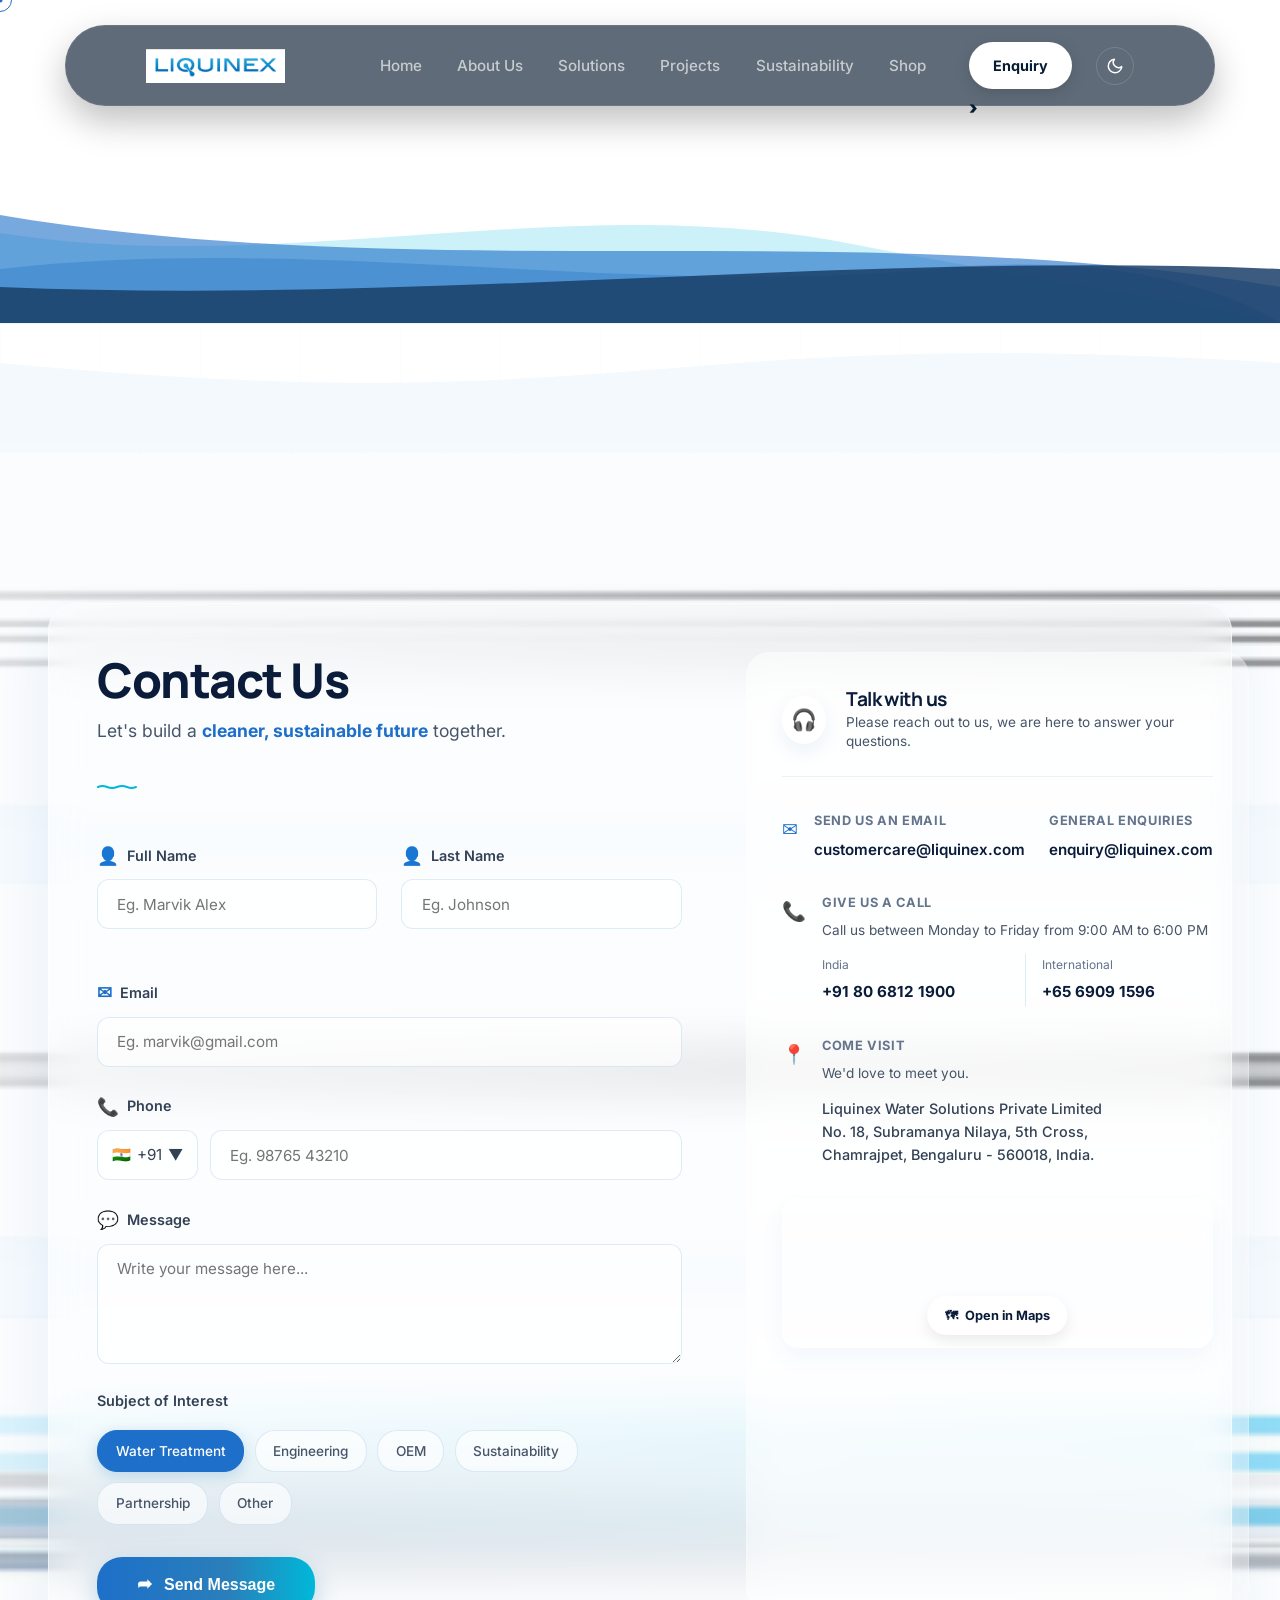
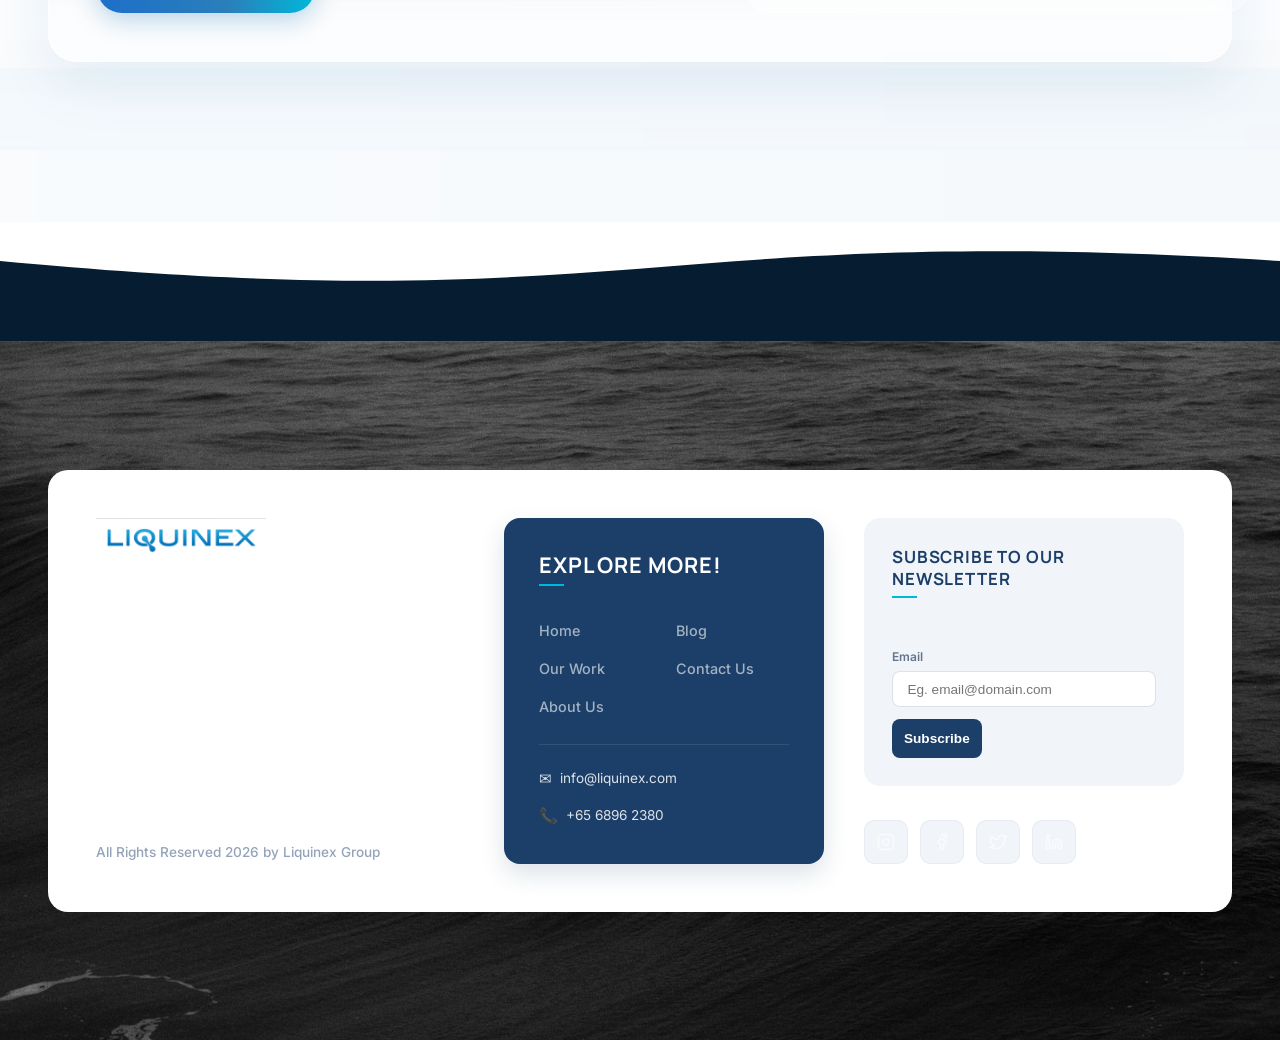
<file: enquiry.html>
<!DOCTYPE html>
<html lang="en">
<head>
    <meta charset="UTF-8">
    <meta name="viewport" content="width=device-width, initial-scale=1.0">
    <title>Project Enquiry & Contact | Liquinex Water Technologies</title>
    <meta name="description" content="Get in touch with our Singapore engineering team. Request a quotation or configure custom ceramic membrane filtration modules.">
    <link rel="stylesheet" href="styles/main.css">
</head>
<body>
    <div id="scroll-progress"></div>
    <div class="custom-cursor"></div>
    <div class="custom-cursor-dot"></div>
    <div class="grid-texture"></div>

    <!-- Header navigation bar -->
    <header>
        <div class="container">
            <div class="nav-container">
                <a href="index.html" class="logo-link">
                    <img src="assets/logos/liquinex_brand_logo.png" alt="Liquinex Logo" class="header-logo-img">
                </a>
                <button class="nav-toggle" aria-label="Toggle Menu">☰</button>
            <div style="display: flex; align-items: center; gap: 1.5rem;">
                <ul class="nav-menu">
                    <li class="nav-item"><a href="index.html">Home</a></li>
                    <li class="nav-item"><a href="about.html">About Us</a></li>
                    <li class="nav-item"><a href="solutions.html">Solutions</a></li>
                    <li class="nav-item"><a href="projects.html">Projects</a></li>
                    <li class="nav-item"><a href="sustainability.html">Sustainability</a></li>
                    <li class="nav-item"><a href="shop.html">Shop</a></li>
                    <li class="nav-item active"><a href="enquiry.html">Enquiry</a></li>
                </ul>
                <!-- Theme Toggle Button -->
                <button id="theme-toggle" class="theme-toggle-btn" aria-label="Toggle Theme">
                    <svg class="theme-icon moon-icon" viewBox="0 0 24 24" fill="none" stroke="currentColor" stroke-width="2" stroke-linecap="round" stroke-linejoin="round"><path d="M21 12.79A9 9 0 1 1 11.21 3 7 7 0 0 0 21 12.79z"></path></svg>
                    <svg class="theme-icon sun-icon" viewBox="0 0 24 24" fill="none" stroke="currentColor" stroke-width="2" stroke-linecap="round" stroke-linejoin="round" style="display:none;"><circle cx="12" cy="12" r="5"></circle><line x1="12" y1="1" x2="12" y2="3"></line><line x1="12" y1="21" x2="12" y2="23"></line><line x1="4.22" y1="4.22" x2="5.64" y2="5.64"></line><line x1="18.36" y1="18.36" x2="19.78" y2="19.78"></line><line x1="1" y1="12" x2="3" y2="12"></line><line x1="21" y1="12" x2="23" y2="12"></line><line x1="4.22" y1="19.78" x2="5.64" y2="18.36"></line><line x1="18.36" y1="5.64" x2="19.78" y2="4.22"></line></svg>
                </button>
            </div>
            </div>
        </div>
    </header>

    <!-- Subpage Header Banner -->
        <!-- Mockup Banner Header -->
    <section class="subpage-header">
        <div class="custom-header-waves">
            <svg viewBox="0 0 1440 320" preserveAspectRatio="none" xmlns="http://www.w3.org/2000/svg">
                <!-- Wave 1: Sky blue (back) -->
                <path d="M0,160 C320,240 640,80 960,180 C1152,240 1344,280 1440,320 L1440,320 L0,320 Z" fill="#00b8d9" opacity="0.2"></path>
                <!-- Wave 2: Ocean blue (middle) -->
                <path d="M0,224 C360,160 720,280 1080,220 C1260,200 1380,260 1440,320 L1440,320 L0,320 Z" fill="#2a7fba" opacity="0.35"></path>
                <!-- Wave 3: Royal blue (front) -->
                <path d="M0,128 C480,256 960,128 1440,256 L1440,320 L0,320 Z" fill="#1d6fc9" opacity="0.6"></path>
                <!-- Wave 4: Deep blue (front-most) -->
                <path d="M0,256 C480,288 960,192 1440,224 L1440,320 L0,320 Z" fill="#1b3f68" opacity="0.85"></path>
            </svg>
        </div>
        <div class="container">
            <h1 class="reveal-on-scroll banner-headline">CONNECT WITH US</h1>
            <p class="reveal-on-scroll banner-slogan">LET'S TALK</p>
        </div>
    </section>

    <!-- Wave divider transition -->
    <div class="divider-container divider-to-light">
        <svg viewBox="0 0 2880 120" preserveAspectRatio="none" xmlns="http://www.w3.org/2000/svg">
            <path class="wave-path-2" d="M0,60 C720,120 720,0 1440,60 C2160,120 2160,0 2880,60 L2880,120 L0,120 Z"></path>
            <path class="wave-path-1" d="M0,40 C720,100 720,0 1440,40 C2160,100 2160,0 2880,40 L2880,120 L0,120 Z"></path>
        </svg>
    </div>

    <!-- Enquiry Contact Grid Section -->
    <section id="enquiry">
        <div class="container">
            <div class="custom-contact-container reveal-on-scroll">
                <!-- Left: Form -->
                <div class="custom-contact-form-side">
                    <h2 class="custom-contact-title">Contact Us</h2>
                    <p class="custom-contact-subtitle">Let's build a <span class="highlight-text">cleaner, sustainable future</span> together.</p>
                    <div class="custom-contact-wave">
                        <svg width="40" height="8" viewBox="0 0 40 8" fill="none" xmlns="http://www.w3.org/2000/svg">
                            <path d="M1 4 C 10 0, 10 8, 20 4 C 30 0, 30 8, 39 4" stroke="#00b8d9" stroke-width="2" stroke-linecap="round" fill="none"/>
                        </svg>
                    </div>
                    
                    <form id="custom-contact-form" onsubmit="event.preventDefault(); alert('Thank you! Your message has been sent to the Liquinex engineering team.');">
                        <div class="custom-form-row">
                            <div class="custom-form-group">
                                <label><span class="form-icon">👤</span> Full Name</label>
                                <input type="text" class="custom-form-control" placeholder="Eg. Marvik Alex" required>
                            </div>
                            <div class="custom-form-group">
                                <label><span class="form-icon">👤</span> Last Name</label>
                                <input type="text" class="custom-form-control" placeholder="Eg. Johnson" required>
                            </div>
                        </div>
                        
                        <div class="custom-form-group">
                            <label><span class="form-icon">✉</span> Email</label>
                            <input type="email" class="custom-form-control" placeholder="Eg. marvik@gmail.com" required>
                        </div>
                        
                        <div class="custom-form-group">
                            <label><span class="form-icon">📞</span> Phone</label>
                            <div class="custom-phone-wrapper">
                                <div class="custom-country-code">
                                    <span class="flag-icon">🇮🇳</span>
                                    <span class="code-val">+91</span>
                                    <span class="arrow-down">▼</span>
                                </div>
                                <input type="tel" class="custom-form-control phone-input" placeholder="Eg. 98765 43210" required>
                            </div>
                        </div>
                        
                        <div class="custom-form-group">
                            <label><span class="form-icon">💬</span> Message</label>
                            <textarea class="custom-form-control custom-textarea" placeholder="Write your message here..." required></textarea>
                        </div>
                        
                        <div class="custom-form-group">
                            <label>Subject of Interest</label>
                            <div class="custom-pills-selector">
                                <div class="custom-pill active" data-value="water-treatment">Water Treatment</div>
                                <div class="custom-pill" data-value="engineering">Engineering</div>
                                <div class="custom-pill" data-value="oem">OEM</div>
                                <div class="custom-pill" data-value="sustainability">Sustainability</div>
                                <div class="custom-pill" data-value="partnership">Partnership</div>
                                <div class="custom-pill" data-value="other">Other</div>
                            </div>
                            <input type="hidden" id="custom-subject-input" value="water-treatment">
                        </div>
                        
                        <div class="custom-submit-btn-wrapper">
                            <button type="submit" class="custom-submit-btn">
                                <span class="btn-paper-plane">➦</span> Send Message
                            </button>
                        </div>
                    </form>
                </div>
                
                <!-- Right: Info Card -->
                <div class="custom-contact-info-side">
                    <!-- Top Splashing Header -->
                    <div class="info-splash-header">
                        <div class="headset-badge">🎧</div>
                        <div class="info-header-text">
                            <h4>Talk with us</h4>
                            <p>Please reach out to us, we are here to answer your questions.</p>
                        </div>
                    </div>
                    
                    <div class="info-detail-rows">
                        <!-- Email -->
                        <div class="info-detail-row">
                            <div class="info-row-icon">✉</div>
                            <div class="info-row-cols">
                                <div class="info-row-col">
                                    <span class="col-label">Send us an email</span>
                                    <span class="col-value"><a href="mailto:customercare@liquinex.com">customercare@liquinex.com</a></span>
                                </div>
                                <div class="info-row-col">
                                    <span class="col-label">General enquiries</span>
                                    <span class="col-value"><a href="mailto:enquiry@liquinex.com">enquiry@liquinex.com</a></span>
                                </div>
                            </div>
                        </div>
                        
                        <!-- Call -->
                        <div class="info-detail-row">
                            <div class="info-row-icon">📞</div>
                            <div class="info-row-cols">
                                <div class="info-row-col-full">
                                    <span class="col-label">Give us a call</span>
                                    <span class="col-subtext">Call us between Monday to Friday from 9:00 AM to 6:00 PM</span>
                                    <div class="phone-numbers-grid">
                                        <div class="phone-number-item">
                                            <span class="country-name">India</span>
                                            <span class="number-val"><a href="tel:+918068121900">+91 80 6812 1900</a></span>
                                        </div>
                                        <div class="phone-number-item border-left">
                                            <span class="country-name">International</span>
                                            <span class="number-val"><a href="tel:+6569091596">+65 6909 1596</a></span>
                                        </div>
                                    </div>
                                </div>
                            </div>
                        </div>
                        
                        <!-- Address -->
                        <div class="info-detail-row">
                            <div class="info-row-icon">📍</div>
                            <div class="info-row-cols">
                                <div class="info-row-col-full">
                                    <span class="col-label">Come visit</span>
                                    <span class="col-subtext">We'd love to meet you.</span>
                                    <p class="address-text">Liquinex Water Solutions Private Limited<br>No. 18, Subramanya Nilaya, 5th Cross,<br>Chamrajpet, Bengaluru - 560018, India.</p>
                                </div>
                            </div>
                        </div>
                    </div>
                    
                    <!-- Map Snip Frame -->
                    <div class="info-map-snippet">
                        <iframe 
                            src="https://www.google.com/maps/embed?pb=!1m18!1m12!1m3!1d3888.2435552391216!2d77.56306509999999!3d12.9562725!2m3!1f0!2f0!3f0!3m2!1i1024!2i768!4f13.1!3m3!1m2!1s0x3bae1606dfab86e3%3A0xe6bf44b76df479f6!2s5th%20Cross%20Rd%2C%20Chamrajpet%2C%20Bengaluru%2C%20Karnataka%20560018%2C%20India!5e0!3m2!1sen!2ssg!4v1689000000000!5m2!1sen!2ssg" 
                            width="100%" 
                            height="100%" 
                            style="border:0;" 
                            allowfullscreen="" 
                            loading="lazy">
                        </iframe>
                        <a href="https://maps.google.com/?q=Liquinex+Water+Solutions+Bengaluru" target="_blank" class="open-maps-pill">
                            <span class="pill-map-icon">🗺</span> Open in Maps
                        </a>
                    </div>
                </div>
            </div>
        </div>
    </section>

    <!-- Wave divider transition -->
    <div class="divider-container divider-to-navy">
        <svg viewBox="0 0 2880 120" preserveAspectRatio="none" xmlns="http://www.w3.org/2000/svg">
            <path class="wave-path-2" d="M0,60 C720,120 720,0 1440,60 C2160,120 2160,0 2880,60 L2880,120 L0,120 Z"></path>
            <path class="wave-path-1" d="M0,40 C720,100 720,0 1440,40 C2160,100 2160,0 2880,40 L2880,120 L0,120 Z"></path>
        </svg>
    </div>

    <!-- Editorial Footer -->
        <!-- Floating Panel Footer -->
    <footer class="custom-floating-footer">
        <div class="container">
            <div class="custom-footer-card reveal-on-scroll">
                <!-- Left Column -->
                <div class="footer-left-col">
                    <img src="assets/logos/liquinex_brand_logo.png" alt="Liquinex Logo" class="footer-brand-logo-img">
                    <p class="footer-left-tagline">Pioneering chemical-free, compact Silicon Carbide ceramic filtration skids for municipal and industrial water treatment.</p>
                    <div class="footer-copyright-text">All Rights Reserved 2026 by Liquinex Group</div>
                </div>
                
                <!-- Middle Column -->
                <div class="footer-middle-col">
                    <div class="footer-explore-card">
                        <h4>Explore More!</h4>
                        <div class="footer-explore-links">
                            <div class="explore-links-col">
                                <a href="index.html">Home</a>
                                <a href="projects.html">Our Work</a>
                                <a href="about.html">About Us</a>
                            </div>
                            <div class="explore-links-col">
                                <a href="solutions.html">Blog</a>
                                <a href="enquiry.html">Contact Us</a>
                            </div>
                        </div>
                        <div class="footer-explore-contact">
                            <div class="explore-contact-item">
                                <span class="contact-icon">✉</span> info@liquinex.com
                            </div>
                            <div class="explore-contact-item">
                                <span class="contact-icon">📞</span> +65 6896 2380
                            </div>
                        </div>
                    </div>
                </div>
                
                <!-- Right Column -->
                <div class="footer-right-col">
                    <div class="footer-subscribe-card">
                        <h4>Subscribe To Our Newsletter</h4>
                        <form onsubmit="event.preventDefault(); alert('Thank you for subscribing to our newsletter!');">
                            <div class="subscribe-form-group">
                                <label>Email</label>
                                <input type="email" placeholder="Eg. email@domain.com" required>
                            </div>
                            <button type="submit">Subscribe</button>
                        </form>
                    </div>
                    
                    <div class="footer-social-icons">
                        <a href="https://instagram.com" target="_blank" class="social-icon-badge" aria-label="Instagram">
                            <svg width="18" height="18" viewBox="0 0 24 24" fill="none" stroke="currentColor" stroke-width="2" stroke-linecap="round" stroke-linejoin="round"><rect x="2" y="2" width="20" height="20" rx="5" ry="5"></rect><path d="M16 11.37A4 4 0 1 1 12.63 8 4 4 0 0 1 16 11.37z"></path><line x1="17.5" y1="6.5" x2="17.51" y2="6.5"></line></svg>
                        </a>
                        <a href="https://facebook.com" target="_blank" class="social-icon-badge" aria-label="Facebook">
                            <svg width="18" height="18" viewBox="0 0 24 24" fill="none" stroke="currentColor" stroke-width="2" stroke-linecap="round" stroke-linejoin="round"><path d="M18 2h-3a5 5 0 0 0-5 5v3H7v4h3v8h4v-8h3l1-4h-4V7a1 1 0 0 1 1-1h3z"></path></svg>
                        </a>
                        <a href="https://twitter.com" target="_blank" class="social-icon-badge" aria-label="Twitter">
                            <svg width="18" height="18" viewBox="0 0 24 24" fill="none" stroke="currentColor" stroke-width="2" stroke-linecap="round" stroke-linejoin="round"><path d="M23 3a10.9 10.9 0 0 1-3.14 1.53 4.48 4.48 0 0 0-7.86 3v1A10.66 10.66 0 0 1 3 4s-4 9 5 13a11.64 11.64 0 0 1-7 2c9 5 20 0 20-11.5a4.5 4.5 0 0 0-.08-.83A7.72 7.72 0 0 0 23 3z"></path></svg>
                        </a>
                        <a href="https://linkedin.com" target="_blank" class="social-icon-badge" aria-label="LinkedIn">
                            <svg width="18" height="18" viewBox="0 0 24 24" fill="none" stroke="currentColor" stroke-width="2" stroke-linecap="round" stroke-linejoin="round"><path d="M16 8a6 6 0 0 1 6 6v7h-4v-7a2 2 0 0 0-2-2 2 2 0 0 0-2 2v7h-4v-7a6 6 0 0 1 6-6z"></path><rect x="2" y="9" width="4" height="12"></rect><circle cx="4" cy="4" r="2"></circle></svg>
                        </a>
                    </div>
                </div>
            </div>
        </div>
    </footer>

    <!-- Floating Scroll Top -->
    <div class="scroll-top-btn"><span style="font-size: 1.5rem;">↑</span></div>

    <script src="js/app.js"></script>
    <script>
        const topBtn = document.querySelector('.scroll-top-btn');
        window.addEventListener('scroll', () => {
            if (window.scrollY > 400) {
                topBtn.classList.add('active');
            } else {
                topBtn.classList.remove('active');
            }
        });
        topBtn.addEventListener('click', () => {
            window.scrollTo({ top: 0, behavior: 'smooth' });
        });
        
        // Auto-fill Subject field from URL parameter if present
        const urlParams = new URLSearchParams(window.location.search);
        const subject = urlParams.get('subject');
        if (subject) {
            document.getElementById('subject-field').value = subject;
        }
    </script>
</body>
</html>
</file>
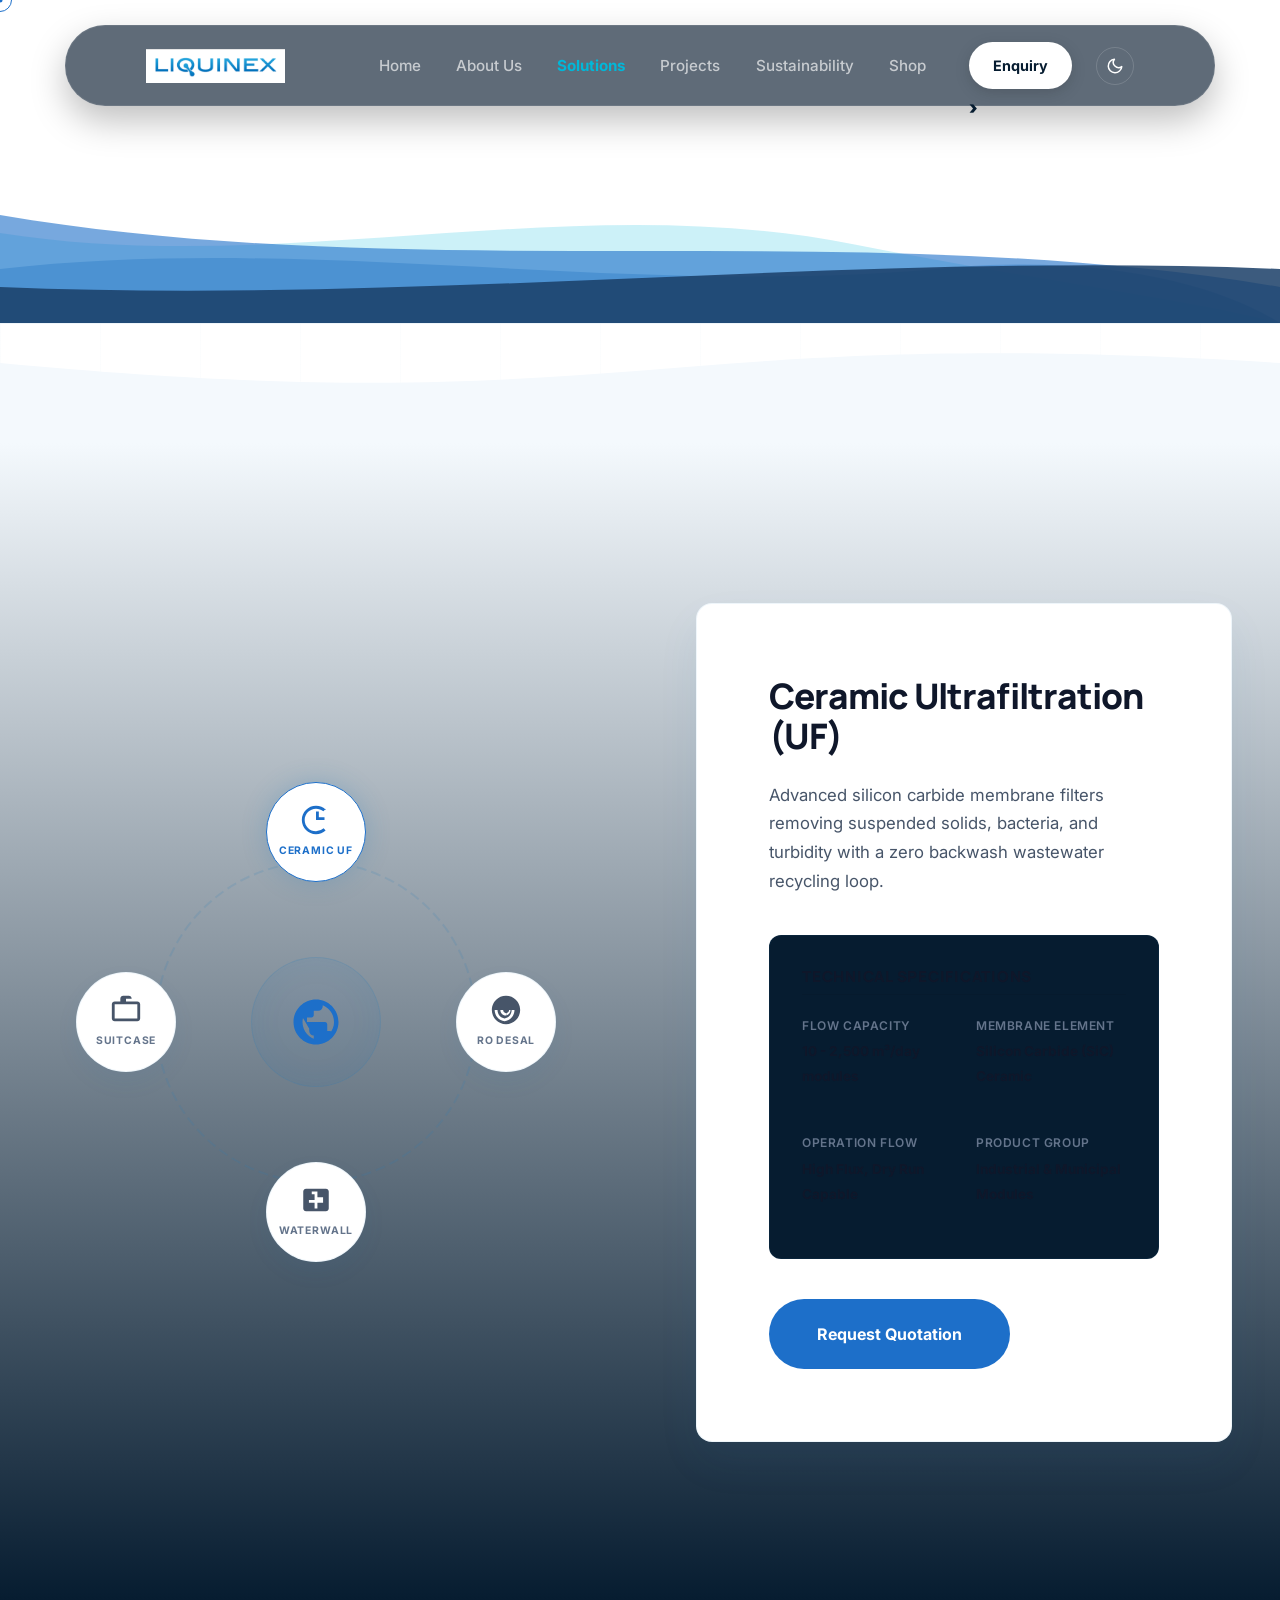
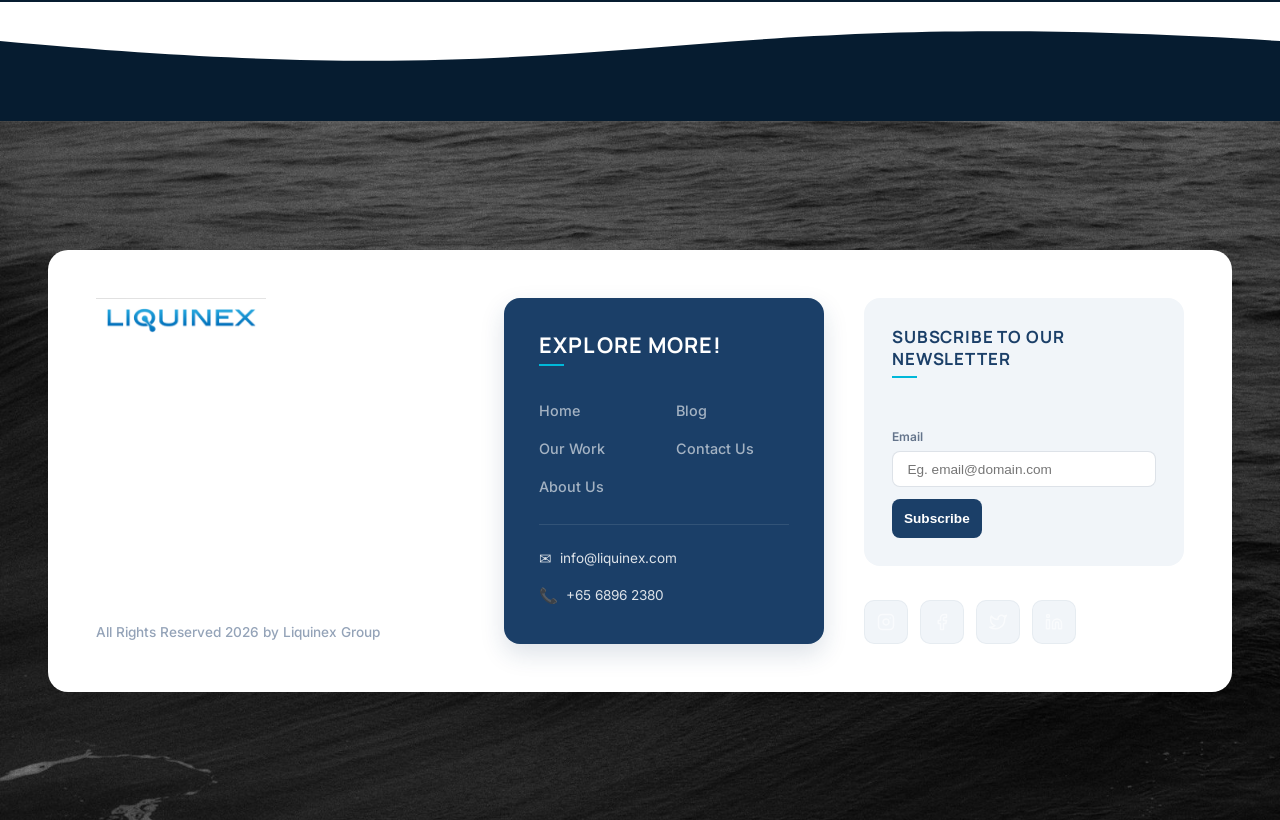
<file: solutions.html>
<!DOCTYPE html>
<html lang="en">
<head>
    <meta charset="UTF-8">
    <meta name="viewport" content="width=device-width, initial-scale=1.0">
    <title>Water Treatment Solutions | Liquinex Water Technologies</title>
    <meta name="description" content="Explore our compact, sustainable solutions: Ceramic Ultrafiltration (UF), RO Desalination, containerized WaterWall, and disaster relief suitcases.">
    <link rel="stylesheet" href="styles/main.css">
</head>
<body>
    <div id="scroll-progress"></div>
    <div class="custom-cursor"></div>
    <div class="custom-cursor-dot"></div>
    <div class="grid-texture"></div>

    <!-- Header navigation bar -->
    <header>
        <div class="container">
            <div class="nav-container">
                <a href="index.html" class="logo-link">
                    <img src="assets/logos/liquinex_brand_logo.png" alt="Liquinex Logo" class="header-logo-img">
                </a>
                <button class="nav-toggle" aria-label="Toggle Menu">☰</button>
            <div style="display: flex; align-items: center; gap: 1.5rem;">
                <ul class="nav-menu">
                    <li class="nav-item"><a href="index.html">Home</a></li>
                    <li class="nav-item"><a href="about.html">About Us</a></li>
                    <li class="nav-item active"><a href="solutions.html">Solutions</a></li>
                    <li class="nav-item"><a href="projects.html">Projects</a></li>
                    <li class="nav-item"><a href="sustainability.html">Sustainability</a></li>
                    <li class="nav-item"><a href="shop.html">Shop</a></li>
                    <li class="nav-item"><a href="enquiry.html">Enquiry</a></li>
                </ul>
                <!-- Theme Toggle Button -->
                <button id="theme-toggle" class="theme-toggle-btn" aria-label="Toggle Theme">
                    <svg class="theme-icon moon-icon" viewBox="0 0 24 24" fill="none" stroke="currentColor" stroke-width="2" stroke-linecap="round" stroke-linejoin="round"><path d="M21 12.79A9 9 0 1 1 11.21 3 7 7 0 0 0 21 12.79z"></path></svg>
                    <svg class="theme-icon sun-icon" viewBox="0 0 24 24" fill="none" stroke="currentColor" stroke-width="2" stroke-linecap="round" stroke-linejoin="round" style="display:none;"><circle cx="12" cy="12" r="5"></circle><line x1="12" y1="1" x2="12" y2="3"></line><line x1="12" y1="21" x2="12" y2="23"></line><line x1="4.22" y1="4.22" x2="5.64" y2="5.64"></line><line x1="18.36" y1="18.36" x2="19.78" y2="19.78"></line><line x1="1" y1="12" x2="3" y2="12"></line><line x1="21" y1="12" x2="23" y2="12"></line><line x1="4.22" y1="19.78" x2="5.64" y2="18.36"></line><line x1="18.36" y1="5.64" x2="19.78" y2="4.22"></line></svg>
                </button>
            </div>
            </div>
        </div>
    </header>

    <!-- Subpage Header Banner -->
        <!-- Mockup Banner Header -->
    <section class="subpage-header">
        <div class="custom-header-waves">
            <svg viewBox="0 0 1440 320" preserveAspectRatio="none" xmlns="http://www.w3.org/2000/svg">
                <!-- Wave 1: Sky blue (back) -->
                <path d="M0,160 C320,240 640,80 960,180 C1152,240 1344,280 1440,320 L1440,320 L0,320 Z" fill="#00b8d9" opacity="0.2"></path>
                <!-- Wave 2: Ocean blue (middle) -->
                <path d="M0,224 C360,160 720,280 1080,220 C1260,200 1380,260 1440,320 L1440,320 L0,320 Z" fill="#2a7fba" opacity="0.35"></path>
                <!-- Wave 3: Royal blue (front) -->
                <path d="M0,128 C480,256 960,128 1440,256 L1440,320 L0,320 Z" fill="#1d6fc9" opacity="0.6"></path>
                <!-- Wave 4: Deep blue (front-most) -->
                <path d="M0,256 C480,288 960,192 1440,224 L1440,320 L0,320 Z" fill="#1b3f68" opacity="0.85"></path>
            </svg>
        </div>
        <div class="container">
            <h1 class="reveal-on-scroll banner-headline">OUR SOLUTIONS</h1>
            <p class="reveal-on-scroll banner-slogan">INNOVATIVE WATER TECH</p>
        </div>
    </section>

    <!-- Wave divider transition -->
    <div class="divider-container divider-to-light">
        <svg viewBox="0 0 2880 120" preserveAspectRatio="none" xmlns="http://www.w3.org/2000/svg">
            <path class="wave-path-2" d="M0,60 C720,120 720,0 1440,60 C2160,120 2160,0 2880,60 L2880,120 L0,120 Z"></path>
            <path class="wave-path-1" d="M0,40 C720,100 720,0 1440,40 C2160,100 2160,0 2880,40 L2880,120 L0,120 Z"></path>
        </svg>
    </div>

    <!-- Solutions Hub Section (Circular Interactive Selector) -->
    <section id="solutions" style="background: linear-gradient(180deg, var(--color-bg-deep) 0%, var(--color-bg-dark) 100%);">
        <div class="container">
            <div class="solutions-editorial">
                <!-- Left circular visual selector -->
                <div class="circular-hub-visual reveal-on-scroll">
                    <svg class="solutions-svg-flow" viewBox="0 0 480 480">
                        <circle cx="240" cy="240" r="160" stroke="rgba(42, 127, 186, 0.15)" stroke-width="2" fill="none" stroke-dasharray="10 5" />
                    </svg>
                    <div class="circular-center">
                        <svg viewBox="0 0 24 24" xmlns="http://www.w3.org/2000/svg">
                            <path d="M12 2C6.48 2 2 6.48 2 12s4.48 10 10 10 10-4.48 10-10S17.52 2 12 2zm1 17.93c-3.95-.49-7-3.85-7-7.93 0-.62.08-1.21.21-1.79L9 15v1c0 1.1.9 2 2 2v1.93zm6.9-2.54c-.26-.81-1-1.39-1.9-1.39h-1v-3c0-.55-.45-1-1-1H8v-2h2c.55 0 1-.45 1-1V7h2c1.1 0 2-.9 2-2v-.41c2.93 1.19 5 4.06 5 7.41 0 2.08-.8 3.97-2.1 5.39z"/>
                        </svg>
                    </div>
                    <!-- Nodes -->
                    <div class="circular-node active node-1" data-node="1">
                        <svg viewBox="0 0 24 24"><path d="M19.05 4.91A9.92 9.92 0 0 0 12 2C6.48 2 2 6.48 2 12s4.48 10 10 10c2.61 0 4.98-1 6.78-2.63L17.4 17.9A7.95 7.95 0 0 1 12 20c-4.41 0-8-3.59-8-8s3.59-8 8-8c1.97 0 3.78.72 5.17 1.91l1.88-1.9zM12 6v6h6v-2h-4V6h-2z"/></svg>
                        <span>Ceramic UF</span>
                    </div>
                    <div class="circular-node node-2" data-node="2">
                        <svg viewBox="0 0 24 24"><path d="M12 2C6.48 2 2 6.48 2 12s4.48 10 10 10 10-4.48 10-10S17.52 2 12 2zm-1 17.93c-3.95-.49-7-3.85-7-7.93h2c0 3.05 2.19 5.57 5 5.93v2zm0-4.07c-1.74-.43-3-1.97-3-3.86h2c0 1.15.85 2.1 2 2.22v1.64zm4.18-3.86c0 1.89-1.26 3.43-3 3.86v-1.64c1.15-.12 2-1.07 2-2.22h2zm2.82 0c0 4.08-3.05 7.44-7 7.93v-2c2.81-.36 5-2.88 5-5.93h2z"/></svg>
                        <span>RO Desal</span>
                    </div>
                    <div class="circular-node node-3" data-node="3">
                        <svg viewBox="0 0 24 24"><path d="M19 4H5c-1.11 0-2 .9-2 2v12c0 1.1.89 2 2 2h14c1.1 0 2-.9 2-2V6c0-1.1-.9-2-2-2zm-2 10h-4v4h-2v-4H7v-2h4V8h-2V6h4v4h4v4z"/></svg>
                        <span>WaterWall</span>
                    </div>
                    <div class="circular-node node-4" data-node="4">
                        <svg viewBox="0 0 24 24"><path d="M20 6h-4V4c0-1.11-.89-2-2-2h-4c-1.11 0-2 .89-2 2v2H4c-1.11 0-1.99.89-1.99 2L2 18c0 1.11.89 2 2 2h16c1.11 0 2-.89 2-2V8c0-1.11-.89-2-2-2zm-8-2h4v2h-4V4zm8 14H4V8h16v10z"/></svg>
                        <span>Suitcase</span>
                    </div>
                </div>

                <!-- Right specification viewer card -->
                <div class="circular-spec-card reveal-on-scroll">
                    <h3 id="solution-card-title">Ceramic Ultrafiltration (UF)</h3>
                    <p id="solution-card-text">Advanced silicon carbide membrane filters removing suspended solids, bacteria, and turbidity with a zero backwash wastewater recycling loop.</p>
                    
                    <div class="cs-specs-panel" style="background: var(--color-bg-dark); padding: 2rem;">
                        <h4 style="font-size: 0.95rem; margin-bottom: 1.25rem;">Technical Specifications</h4>
                        <div style="display: grid; grid-template-columns: 1fr 1fr; gap: 1.5rem;">
                            <div class="cs-spec-row">
                                <label>Flow Capacity</label>
                                <span id="solution-card-cap">10 - 2,500 m³/day modules</span>
                            </div>
                            <div class="cs-spec-row">
                                <label>Membrane Element</label>
                                <span id="solution-card-mem">Silicon Carbide (SiC) Ceramic</span>
                            </div>
                            <div class="cs-spec-row">
                                <label>Operation Flow</label>
                                <span id="solution-card-flow">High Flux, Dry Run Capable</span>
                            </div>
                            <div class="cs-spec-row">
                                <label>Product Group</label>
                                <span>Industrial & Municipal Modules</span>
                            </div>
                        </div>
                    </div>

                    <div style="margin-top: 2.5rem;">
                        <div class="btn-wrapper">
                            <a id="solution-card-enquiry" href="enquiry.html?subject=Request%20Quotation%20for%20Ceramic%20UF%20System" class="btn btn-primary">Request Quotation</a>
                        </div>
                    </div>
                </div>
            </div>
        </div>
    </section>

    <!-- Wave divider transition -->
    <div class="divider-container divider-to-navy">
        <svg viewBox="0 0 2880 120" preserveAspectRatio="none" xmlns="http://www.w3.org/2000/svg">
            <path class="wave-path-2" d="M0,60 C720,120 720,0 1440,60 C2160,120 2160,0 2880,60 L2880,120 L0,120 Z"></path>
            <path class="wave-path-1" d="M0,40 C720,100 720,0 1440,40 C2160,100 2160,0 2880,40 L2880,120 L0,120 Z"></path>
        </svg>
    </div>

    <!-- Editorial Footer -->
        <!-- Floating Panel Footer -->
    <footer class="custom-floating-footer">
        <div class="container">
            <div class="custom-footer-card reveal-on-scroll">
                <!-- Left Column -->
                <div class="footer-left-col">
                    <img src="assets/logos/liquinex_brand_logo.png" alt="Liquinex Logo" class="footer-brand-logo-img">
                    <p class="footer-left-tagline">Pioneering chemical-free, compact Silicon Carbide ceramic filtration skids for municipal and industrial water treatment.</p>
                    <div class="footer-copyright-text">All Rights Reserved 2026 by Liquinex Group</div>
                </div>
                
                <!-- Middle Column -->
                <div class="footer-middle-col">
                    <div class="footer-explore-card">
                        <h4>Explore More!</h4>
                        <div class="footer-explore-links">
                            <div class="explore-links-col">
                                <a href="index.html">Home</a>
                                <a href="projects.html">Our Work</a>
                                <a href="about.html">About Us</a>
                            </div>
                            <div class="explore-links-col">
                                <a href="solutions.html">Blog</a>
                                <a href="enquiry.html">Contact Us</a>
                            </div>
                        </div>
                        <div class="footer-explore-contact">
                            <div class="explore-contact-item">
                                <span class="contact-icon">✉</span> info@liquinex.com
                            </div>
                            <div class="explore-contact-item">
                                <span class="contact-icon">📞</span> +65 6896 2380
                            </div>
                        </div>
                    </div>
                </div>
                
                <!-- Right Column -->
                <div class="footer-right-col">
                    <div class="footer-subscribe-card">
                        <h4>Subscribe To Our Newsletter</h4>
                        <form onsubmit="event.preventDefault(); alert('Thank you for subscribing to our newsletter!');">
                            <div class="subscribe-form-group">
                                <label>Email</label>
                                <input type="email" placeholder="Eg. email@domain.com" required>
                            </div>
                            <button type="submit">Subscribe</button>
                        </form>
                    </div>
                    
                    <div class="footer-social-icons">
                        <a href="https://instagram.com" target="_blank" class="social-icon-badge" aria-label="Instagram">
                            <svg width="18" height="18" viewBox="0 0 24 24" fill="none" stroke="currentColor" stroke-width="2" stroke-linecap="round" stroke-linejoin="round"><rect x="2" y="2" width="20" height="20" rx="5" ry="5"></rect><path d="M16 11.37A4 4 0 1 1 12.63 8 4 4 0 0 1 16 11.37z"></path><line x1="17.5" y1="6.5" x2="17.51" y2="6.5"></line></svg>
                        </a>
                        <a href="https://facebook.com" target="_blank" class="social-icon-badge" aria-label="Facebook">
                            <svg width="18" height="18" viewBox="0 0 24 24" fill="none" stroke="currentColor" stroke-width="2" stroke-linecap="round" stroke-linejoin="round"><path d="M18 2h-3a5 5 0 0 0-5 5v3H7v4h3v8h4v-8h3l1-4h-4V7a1 1 0 0 1 1-1h3z"></path></svg>
                        </a>
                        <a href="https://twitter.com" target="_blank" class="social-icon-badge" aria-label="Twitter">
                            <svg width="18" height="18" viewBox="0 0 24 24" fill="none" stroke="currentColor" stroke-width="2" stroke-linecap="round" stroke-linejoin="round"><path d="M23 3a10.9 10.9 0 0 1-3.14 1.53 4.48 4.48 0 0 0-7.86 3v1A10.66 10.66 0 0 1 3 4s-4 9 5 13a11.64 11.64 0 0 1-7 2c9 5 20 0 20-11.5a4.5 4.5 0 0 0-.08-.83A7.72 7.72 0 0 0 23 3z"></path></svg>
                        </a>
                        <a href="https://linkedin.com" target="_blank" class="social-icon-badge" aria-label="LinkedIn">
                            <svg width="18" height="18" viewBox="0 0 24 24" fill="none" stroke="currentColor" stroke-width="2" stroke-linecap="round" stroke-linejoin="round"><path d="M16 8a6 6 0 0 1 6 6v7h-4v-7a2 2 0 0 0-2-2 2 2 0 0 0-2 2v7h-4v-7a6 6 0 0 1 6-6z"></path><rect x="2" y="9" width="4" height="12"></rect><circle cx="4" cy="4" r="2"></circle></svg>
                        </a>
                    </div>
                </div>
            </div>
        </div>
    </footer>

    <!-- Floating Scroll Top -->
    <div class="scroll-top-btn"><span style="font-size: 1.5rem;">↑</span></div>

    <script src="js/app.js"></script>
    <script>
        const topBtn = document.querySelector('.scroll-top-btn');
        window.addEventListener('scroll', () => {
            if (window.scrollY > 400) {
                topBtn.classList.add('active');
            } else {
                topBtn.classList.remove('active');
            }
        });
        topBtn.addEventListener('click', () => {
            window.scrollTo({ top: 0, behavior: 'smooth' });
        });
    </script>
</body>
</html>
</file>
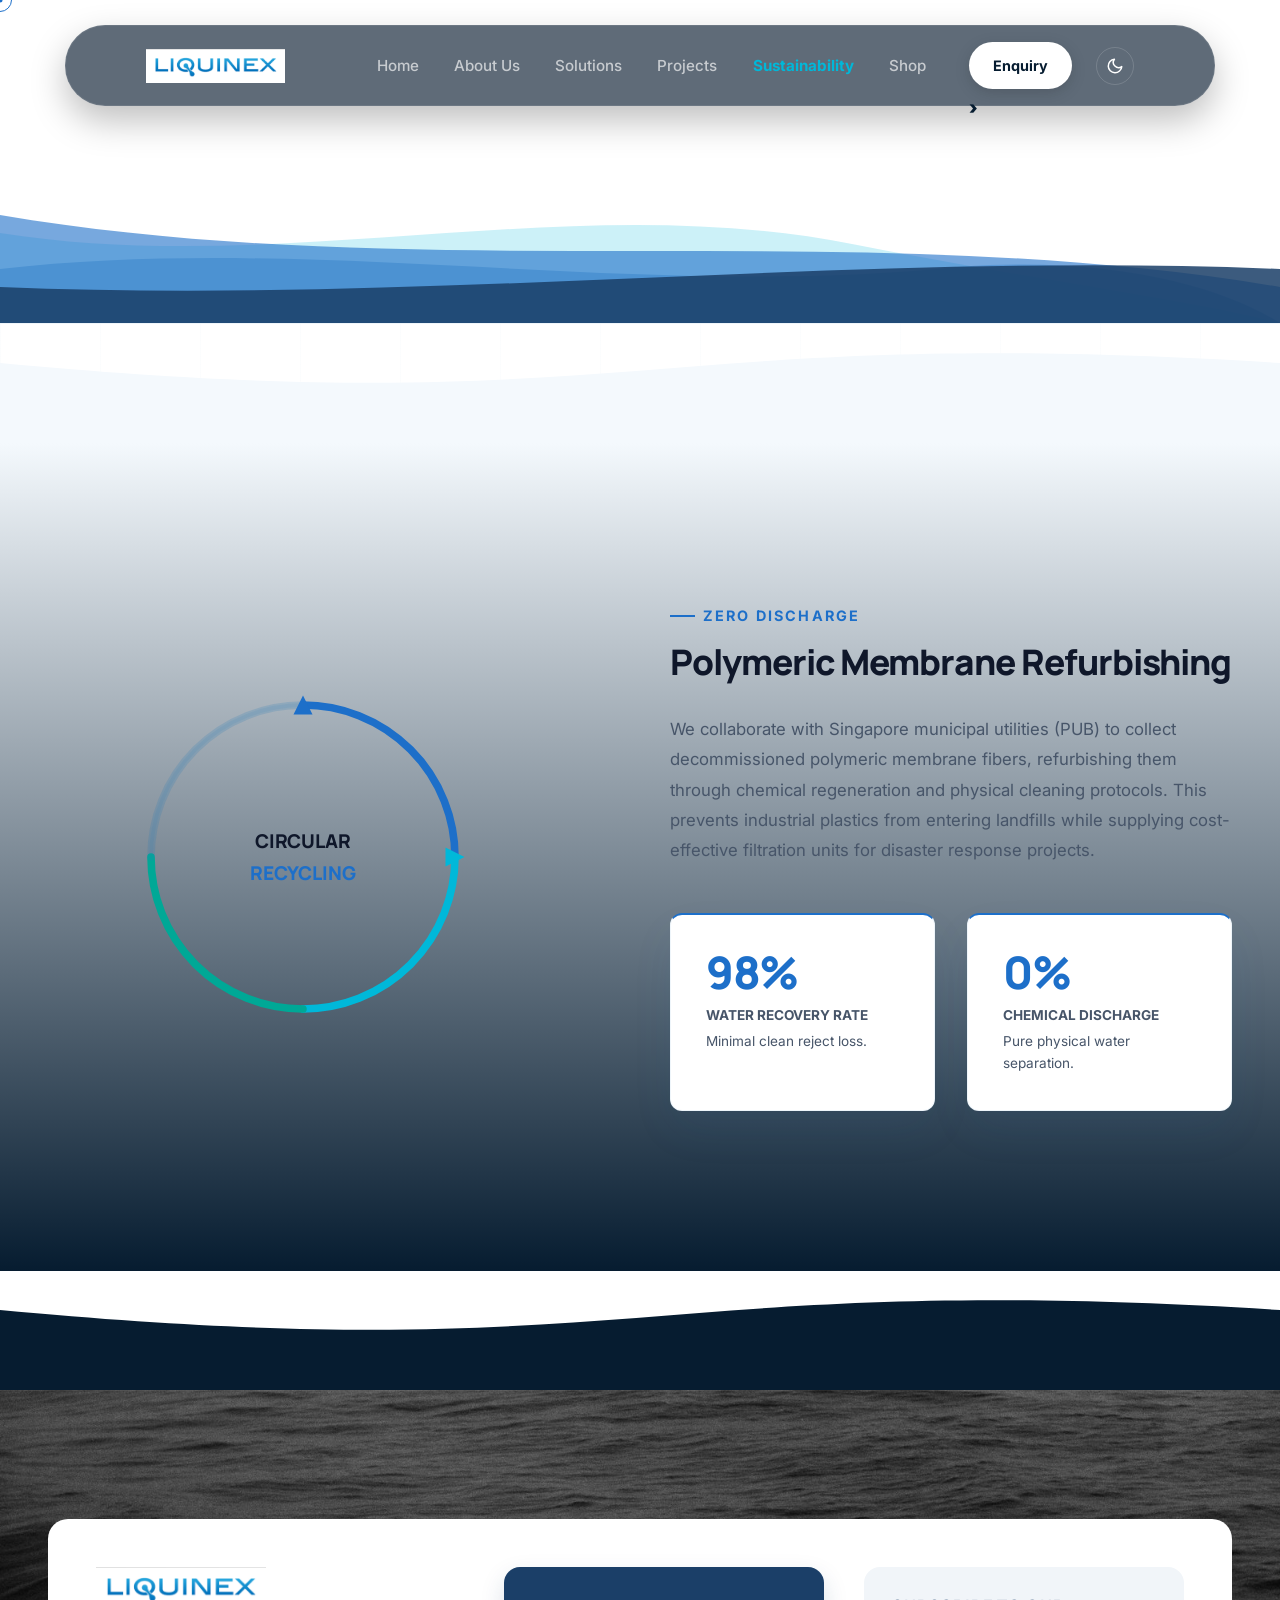
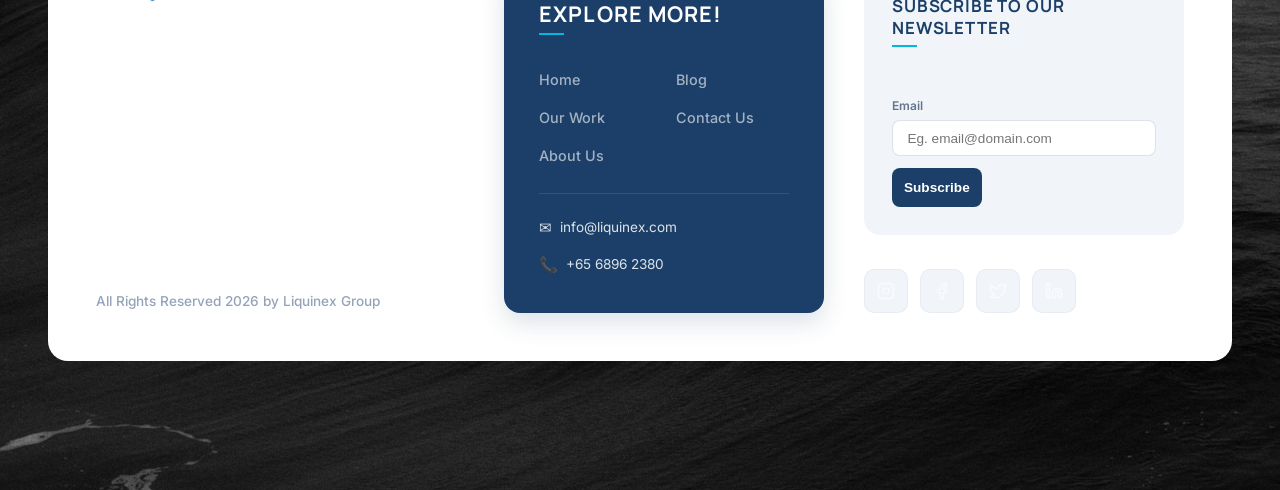
<file: sustainability.html>
<!DOCTYPE html>
<html lang="en">
<head>
    <meta charset="UTF-8">
    <meta name="viewport" content="width=device-width, initial-scale=1.0">
    <title>Sustainability & Circular Economy | Liquinex Water Technologies</title>
    <meta name="description" content="Pioneering circular product cycles in Singapore. Learn about our polymeric membrane refurbishment program and environmental metrics.">
    <link rel="stylesheet" href="styles/main.css">
</head>
<body>
    <div id="scroll-progress"></div>
    <div class="custom-cursor"></div>
    <div class="custom-cursor-dot"></div>
    <div class="grid-texture"></div>

    <!-- Header navigation bar -->
    <header>
        <div class="container">
            <div class="nav-container">
                <a href="index.html" class="logo-link">
                    <img src="assets/logos/liquinex_brand_logo.png" alt="Liquinex Logo" class="header-logo-img">
                </a>
                <button class="nav-toggle" aria-label="Toggle Menu">☰</button>
            <div style="display: flex; align-items: center; gap: 1.5rem;">
                <ul class="nav-menu">
                    <li class="nav-item"><a href="index.html">Home</a></li>
                    <li class="nav-item"><a href="about.html">About Us</a></li>
                    <li class="nav-item"><a href="solutions.html">Solutions</a></li>
                    <li class="nav-item"><a href="projects.html">Projects</a></li>
                    <li class="nav-item active"><a href="sustainability.html">Sustainability</a></li>
                    <li class="nav-item"><a href="shop.html">Shop</a></li>
                    <li class="nav-item"><a href="enquiry.html">Enquiry</a></li>
                </ul>
                <!-- Theme Toggle Button -->
                <button id="theme-toggle" class="theme-toggle-btn" aria-label="Toggle Theme">
                    <svg class="theme-icon moon-icon" viewBox="0 0 24 24" fill="none" stroke="currentColor" stroke-width="2" stroke-linecap="round" stroke-linejoin="round"><path d="M21 12.79A9 9 0 1 1 11.21 3 7 7 0 0 0 21 12.79z"></path></svg>
                    <svg class="theme-icon sun-icon" viewBox="0 0 24 24" fill="none" stroke="currentColor" stroke-width="2" stroke-linecap="round" stroke-linejoin="round" style="display:none;"><circle cx="12" cy="12" r="5"></circle><line x1="12" y1="1" x2="12" y2="3"></line><line x1="12" y1="21" x2="12" y2="23"></line><line x1="4.22" y1="4.22" x2="5.64" y2="5.64"></line><line x1="18.36" y1="18.36" x2="19.78" y2="19.78"></line><line x1="1" y1="12" x2="3" y2="12"></line><line x1="21" y1="12" x2="23" y2="12"></line><line x1="4.22" y1="19.78" x2="5.64" y2="18.36"></line><line x1="18.36" y1="5.64" x2="19.78" y2="4.22"></line></svg>
                </button>
            </div>
            </div>
        </div>
    </header>

    <!-- Subpage Header Banner -->
        <!-- Mockup Banner Header -->
    <section class="subpage-header">
        <div class="custom-header-waves">
            <svg viewBox="0 0 1440 320" preserveAspectRatio="none" xmlns="http://www.w3.org/2000/svg">
                <!-- Wave 1: Sky blue (back) -->
                <path d="M0,160 C320,240 640,80 960,180 C1152,240 1344,280 1440,320 L1440,320 L0,320 Z" fill="#00b8d9" opacity="0.2"></path>
                <!-- Wave 2: Ocean blue (middle) -->
                <path d="M0,224 C360,160 720,280 1080,220 C1260,200 1380,260 1440,320 L1440,320 L0,320 Z" fill="#2a7fba" opacity="0.35"></path>
                <!-- Wave 3: Royal blue (front) -->
                <path d="M0,128 C480,256 960,128 1440,256 L1440,320 L0,320 Z" fill="#1d6fc9" opacity="0.6"></path>
                <!-- Wave 4: Deep blue (front-most) -->
                <path d="M0,256 C480,288 960,192 1440,224 L1440,320 L0,320 Z" fill="#1b3f68" opacity="0.85"></path>
            </svg>
        </div>
        <div class="container">
            <h1 class="reveal-on-scroll banner-headline">SUSTAINABILITY</h1>
            <p class="reveal-on-scroll banner-slogan">CLEAN GREEN FUTURE</p>
        </div>
    </section>

    <!-- Wave divider transition -->
    <div class="divider-container divider-to-light">
        <svg viewBox="0 0 2880 120" preserveAspectRatio="none" xmlns="http://www.w3.org/2000/svg">
            <path class="wave-path-2" d="M0,60 C720,120 720,0 1440,60 C2160,120 2160,0 2880,60 L2880,120 L0,120 Z"></path>
            <path class="wave-path-1" d="M0,40 C720,100 720,0 1440,40 C2160,100 2160,0 2880,40 L2880,120 L0,120 Z"></path>
        </svg>
    </div>

    <!-- Sustainability Section (Circular Economy Editorial Layout) -->
    <section id="sustainability" style="background: linear-gradient(180deg, var(--color-bg-deep) 0%, var(--color-bg-dark) 100%);">
        <div class="container">
            <div class="sustainability-composition">
                <!-- Left circular dynamic SVG diagram -->
                <div class="sustainability-diagram-container reveal-on-scroll">
                    <svg class="sustainability-svg" viewBox="0 0 200 200" xmlns="http://www.w3.org/2000/svg">
                        <circle cx="100" cy="100" r="80" stroke="rgba(42, 127, 186, 0.1)" stroke-width="2" fill="none" />
                        <path d="M100,20 A80,80 0 0,1 180,100" stroke="var(--color-primary)" stroke-width="4" fill="none" stroke-linecap="round" />
                        <path d="M180,100 A80,80 0 0,1 100,180" stroke="var(--color-accent)" stroke-width="4" fill="none" stroke-linecap="round" />
                        <path d="M100,180 A80,80 0 0,1 20,100" stroke="var(--color-teal)" stroke-width="4" fill="none" stroke-linecap="round" />
                        <path d="M20,100 A80,80 0 0,1 100,20" stroke="rgba(42, 127, 186, 0.2)" stroke-width="4" fill="none" stroke-linecap="round" />
                        <!-- Arrow heads -->
                        <polygon points="100,15 105,25 95,25" fill="var(--color-primary)" transform="rotate(0 100 100)" />
                        <polygon points="185,100 175,105 175,95" fill="var(--color-accent)" />
                        <!-- Text label -->
                        <text x="100" y="95" text-anchor="middle" font-family="'Manrope', sans-serif" font-size="10" font-weight="800" fill="var(--color-text-primary)">CIRCULAR</text>
                        <text x="100" y="112" text-anchor="middle" font-family="'Manrope', sans-serif" font-size="10" font-weight="800" fill="var(--color-primary)">RECYCLING</text>
                    </svg>
                </div>

                <!-- Right narrative + statistics metrics -->
                <div class="sustainability-details reveal-on-scroll">
                    <span class="section-subtitle">Zero Discharge</span>
                    <h3 style="font-size: 2.2rem; margin-bottom: 2rem;">Polymeric Membrane Refurbishing</h3>
                    <p style="color: var(--color-text-secondary); font-size: 1.05rem;">We collaborate with Singapore municipal utilities (PUB) to collect decommissioned polymeric membrane fibers, refurbishing them through chemical regeneration and physical cleaning protocols. This prevents industrial plastics from entering landfills while supplying cost-effective filtration units for disaster response projects.</p>
                    
                    <div class="impact-metric-grid">
                        <div class="impact-metric-card reveal-on-scroll">
                            <h4>98%</h4>
                            <p style="font-size: 0.85rem; font-weight: 700; color: var(--color-text-secondary); text-transform: uppercase; margin-top: 0.5rem;">Water recovery rate</p>
                            <p style="font-size: 0.85rem; line-height: 1.6; margin-top: 0.25rem;">Minimal clean reject loss.</p>
                        </div>
                        <div class="impact-metric-card reveal-on-scroll">
                            <h4>0%</h4>
                            <p style="font-size: 0.85rem; font-weight: 700; color: var(--color-text-secondary); text-transform: uppercase; margin-top: 0.5rem;">Chemical discharge</p>
                            <p style="font-size: 0.85rem; line-height: 1.6; margin-top: 0.25rem;">Pure physical water separation.</p>
                        </div>
                    </div>
                </div>
            </div>
        </div>
    </section>

    <!-- Wave divider transition -->
    <div class="divider-container divider-to-navy">
        <svg viewBox="0 0 2880 120" preserveAspectRatio="none" xmlns="http://www.w3.org/2000/svg">
            <path class="wave-path-2" d="M0,60 C720,120 720,0 1440,60 C2160,120 2160,0 2880,60 L2880,120 L0,120 Z"></path>
            <path class="wave-path-1" d="M0,40 C720,100 720,0 1440,40 C2160,100 2160,0 2880,40 L2880,120 L0,120 Z"></path>
        </svg>
    </div>

    <!-- Editorial Footer -->
        <!-- Floating Panel Footer -->
    <footer class="custom-floating-footer">
        <div class="container">
            <div class="custom-footer-card reveal-on-scroll">
                <!-- Left Column -->
                <div class="footer-left-col">
                    <img src="assets/logos/liquinex_brand_logo.png" alt="Liquinex Logo" class="footer-brand-logo-img">
                    <p class="footer-left-tagline">Pioneering chemical-free, compact Silicon Carbide ceramic filtration skids for municipal and industrial water treatment.</p>
                    <div class="footer-copyright-text">All Rights Reserved 2026 by Liquinex Group</div>
                </div>
                
                <!-- Middle Column -->
                <div class="footer-middle-col">
                    <div class="footer-explore-card">
                        <h4>Explore More!</h4>
                        <div class="footer-explore-links">
                            <div class="explore-links-col">
                                <a href="index.html">Home</a>
                                <a href="projects.html">Our Work</a>
                                <a href="about.html">About Us</a>
                            </div>
                            <div class="explore-links-col">
                                <a href="solutions.html">Blog</a>
                                <a href="enquiry.html">Contact Us</a>
                            </div>
                        </div>
                        <div class="footer-explore-contact">
                            <div class="explore-contact-item">
                                <span class="contact-icon">✉</span> info@liquinex.com
                            </div>
                            <div class="explore-contact-item">
                                <span class="contact-icon">📞</span> +65 6896 2380
                            </div>
                        </div>
                    </div>
                </div>
                
                <!-- Right Column -->
                <div class="footer-right-col">
                    <div class="footer-subscribe-card">
                        <h4>Subscribe To Our Newsletter</h4>
                        <form onsubmit="event.preventDefault(); alert('Thank you for subscribing to our newsletter!');">
                            <div class="subscribe-form-group">
                                <label>Email</label>
                                <input type="email" placeholder="Eg. email@domain.com" required>
                            </div>
                            <button type="submit">Subscribe</button>
                        </form>
                    </div>
                    
                    <div class="footer-social-icons">
                        <a href="https://instagram.com" target="_blank" class="social-icon-badge" aria-label="Instagram">
                            <svg width="18" height="18" viewBox="0 0 24 24" fill="none" stroke="currentColor" stroke-width="2" stroke-linecap="round" stroke-linejoin="round"><rect x="2" y="2" width="20" height="20" rx="5" ry="5"></rect><path d="M16 11.37A4 4 0 1 1 12.63 8 4 4 0 0 1 16 11.37z"></path><line x1="17.5" y1="6.5" x2="17.51" y2="6.5"></line></svg>
                        </a>
                        <a href="https://facebook.com" target="_blank" class="social-icon-badge" aria-label="Facebook">
                            <svg width="18" height="18" viewBox="0 0 24 24" fill="none" stroke="currentColor" stroke-width="2" stroke-linecap="round" stroke-linejoin="round"><path d="M18 2h-3a5 5 0 0 0-5 5v3H7v4h3v8h4v-8h3l1-4h-4V7a1 1 0 0 1 1-1h3z"></path></svg>
                        </a>
                        <a href="https://twitter.com" target="_blank" class="social-icon-badge" aria-label="Twitter">
                            <svg width="18" height="18" viewBox="0 0 24 24" fill="none" stroke="currentColor" stroke-width="2" stroke-linecap="round" stroke-linejoin="round"><path d="M23 3a10.9 10.9 0 0 1-3.14 1.53 4.48 4.48 0 0 0-7.86 3v1A10.66 10.66 0 0 1 3 4s-4 9 5 13a11.64 11.64 0 0 1-7 2c9 5 20 0 20-11.5a4.5 4.5 0 0 0-.08-.83A7.72 7.72 0 0 0 23 3z"></path></svg>
                        </a>
                        <a href="https://linkedin.com" target="_blank" class="social-icon-badge" aria-label="LinkedIn">
                            <svg width="18" height="18" viewBox="0 0 24 24" fill="none" stroke="currentColor" stroke-width="2" stroke-linecap="round" stroke-linejoin="round"><path d="M16 8a6 6 0 0 1 6 6v7h-4v-7a2 2 0 0 0-2-2 2 2 0 0 0-2 2v7h-4v-7a6 6 0 0 1 6-6z"></path><rect x="2" y="9" width="4" height="12"></rect><circle cx="4" cy="4" r="2"></circle></svg>
                        </a>
                    </div>
                </div>
            </div>
        </div>
    </footer>

    <!-- Floating Scroll Top -->
    <div class="scroll-top-btn"><span style="font-size: 1.5rem;">↑</span></div>

    <script src="js/app.js"></script>
    <script>
        const topBtn = document.querySelector('.scroll-top-btn');
        window.addEventListener('scroll', () => {
            if (window.scrollY > 400) {
                topBtn.classList.add('active');
            } else {
                topBtn.classList.remove('active');
            }
        });
        topBtn.addEventListener('click', () => {
            window.scrollTo({ top: 0, behavior: 'smooth' });
        });
    </script>
</body>
</html>
</file>
<file: styles/main.css>
/* 
   Liquinex Custom Bright Design System
   Headings: Manrope (Modern, Calmer Geometric), Body: Inter (Highly Readable Neutral)
   Color System: 50% White, 50% Water Blue. Clean, Airy, and Trustworthy.
*/

@import url('https://fonts.googleapis.com/css2?family=Inter:wght@300;400;500;600;700&family=Manrope:wght@500;600;700;800&display=swap');

:root {
    /* Bright, Water-Inspired Backgrounds (Balanced Ice Blue & Sky Blue) */
    --color-bg-deep: #f4f9fd; /* Premium soft ice-blue */
    --color-bg-dark: #e1f0fa;  /* Rich sky-blue */
    --color-bg-light: #d6f0f8; /* Soft aqua-blue */
    
    /* Deep Water Navy & Ocean Blue accents */
    --color-bg-navy: #061c30; /* Primary background for dark sections */
    --color-primary: #2a7fba;
    --color-primary-rgb: 42, 127, 186;
    --color-secondary: #0f5e9c;
    --color-accent: #00b8d9;
    --color-accent-rgb: 0, 184, 217;
    --color-teal: #00a896;
    
    /* Readable Slate Text Colors (Light Background Default) */
    --color-text-primary: #1e293b;
    --color-text-secondary: #475569;
    --color-text-muted: #64748b;
    
    /* Soft Light Shadows & Borders */
    --card-bg: #ffffff;
    --card-border: rgba(42, 127, 186, 0.08);
    --card-shadow: 0 20px 45px rgba(42, 127, 186, 0.06);
    --border-radius: 16px;
    
    /* Transitions */
    --transition-magnetic: 0.35s cubic-bezier(0.25, 1, 0.5, 1);
    --transition-normal: 0.5s cubic-bezier(0.16, 1, 0.3, 1);
    --transition-slow: 0.9s cubic-bezier(0.16, 1, 0.3, 1);
}

/* Advanced 3D Tilt Card Transformations with Inner Depth Parallax */
.story-card, .partner-logo-card, .featured-press-card, .press-feed-item, .solution-detail-card, .milestone-card, .spec-card {
    transform-style: preserve-3d;
    transform: perspective(1000px) rotateX(var(--rx, 0deg)) rotateY(var(--ry, 0deg));
    transition: transform 0.15s ease-out, box-shadow 0.3s ease;
}

/* Translate children of the 3D cards along Z-axis on hover */
.story-card:hover h4, .featured-press-card:hover h4, .solution-detail-card:hover h3, .milestone-card:hover h3, .spec-card:hover h4 {
    transform: translateZ(45px);
}
.story-card:hover p, .featured-press-card:hover p, .solution-detail-card:hover p, .milestone-card:hover p, .spec-card:hover p {
    transform: translateZ(25px);
}
.story-card:hover .story-card-icon, .featured-press-card:hover .featured-press-img, .solution-detail-card:hover .solution-icon-wrapper, .spec-card:hover .spec-card-icon {
    transform: translateZ(60px);
}
/* Add transitions to all card children for smooth translateZ */
.story-card h4, .story-card p, .story-card .story-card-icon,
.featured-press-card h4, .featured-press-card p, .featured-press-card .featured-press-img,
.solution-detail-card h3, .solution-detail-card p, .solution-detail-card .solution-icon-wrapper,
.milestone-card h3, .milestone-card p,
.spec-card h4, .spec-card p, .spec-card .spec-card-icon {
    transition: transform 0.3s cubic-bezier(0.25, 1, 0.5, 1);
}

/* Reset & Scrollbar */
* {
    margin: 0;
    padding: 0;
    box-sizing: border-box;
    scroll-behavior: smooth;
}

body {
    background-color: var(--color-bg-deep);
    color: var(--color-text-primary);
    font-family: 'Inter', sans-serif;
    line-height: 1.8;
    overflow-x: hidden;
    -webkit-font-smoothing: antialiased;
}

/* Scroll Progress Bar */
#scroll-progress {
    position: fixed;
    top: 0;
    left: 0;
    height: 3px;
    background: linear-gradient(90deg, var(--color-primary), var(--color-accent), var(--color-teal));
    z-index: 2001;
    width: 0%;
    transition: width 0.1s ease-out;
}

/* Custom Interactive Cursor */
.custom-cursor {
    width: 24px;
    height: 24px;
    border: 1.5px solid var(--color-primary);
    border-radius: 50%;
    position: fixed;
    transform: translate(-50%, -50%);
    pointer-events: none;
    z-index: 10000;
    transition: width 0.3s, height 0.3s, background-color 0.3s, border-color 0.3s;
    display: none;
}

.custom-cursor-dot {
    width: 5px;
    height: 5px;
    background-color: var(--color-primary);
    border-radius: 50%;
    position: fixed;
    transform: translate(-50%, -50%);
    pointer-events: none;
    z-index: 10000;
    display: none;
}

@media (min-width: 1025px) {
    .custom-cursor, .custom-cursor-dot {
        display: block;
    }
    body {
        cursor: none;
    }
}

/* Background grid line texture for visual depth */
.grid-texture {
    position: fixed;
    top: 0;
    left: 0;
    width: 100%;
    height: 100%;
    background-size: 100px 100px;
    background-image: 
        linear-gradient(to right, rgba(42, 127, 186, 0.015) 1px, transparent 1px),
        linear-gradient(to bottom, rgba(42, 127, 186, 0.015) 1px, transparent 1px);
    pointer-events: none;
    z-index: 0;
}

/* Soft glowing blobs for water ambiance */
.glow-blob {
    position: absolute;
    width: 700px;
    height: 700px;
    border-radius: 50%;
    filter: blur(150px);
    opacity: 0.15;
    pointer-events: none;
    z-index: 1;
}
.glow-1 {
    top: 10%;
    left: -15%;
    background: radial-gradient(circle, var(--color-bg-light) 0%, transparent 70%);
}
.glow-2 {
    top: 50%;
    right: -15%;
    background: radial-gradient(circle, rgba(0, 184, 217, 0.1) 0%, transparent 70%);
}

/* Typography Hierarchy */
h1, h2, h3, h4 {
    font-family: 'Manrope', sans-serif;
    font-weight: 800;
    letter-spacing: -0.03em;
    line-height: 1.15;
    color: var(--color-text-primary);
}

.section-header {
    margin-bottom: 6rem;
    max-width: 800px;
}

.section-subtitle {
    font-size: 0.82rem;
    text-transform: uppercase;
    color: var(--color-primary);
    letter-spacing: 0.25em;
    margin-bottom: 1.25rem;
    font-weight: 700;
    display: flex;
    align-items: center;
    gap: 0.75rem;
}

.section-subtitle::before {
    content: '';
    width: 25px;
    height: 2px;
    background-color: var(--color-primary);
}

.section-header h2 {
    font-size: 3.5rem;
    background: linear-gradient(135deg, var(--color-text-primary) 60%, var(--color-primary) 100%);
    -webkit-background-clip: text;
    -webkit-text-fill-color: transparent;
}

.container {
    width: 100%;
    max-width: 1350px;
    margin: 0 auto;
    padding: 0 3rem;
    position: relative;
    z-index: 5;
}

section {
    position: relative;
    padding: 10rem 0;
}

/* Flowing wave dividers with horizontal animations */
.divider-container {
    height: 120px;
    overflow: hidden;
    position: relative;
    z-index: 5;
    background: transparent;
    margin-top: -1px;
}
.divider-container svg {
    height: 100%;
    width: 200%; /* Spans double width to allow loop scrolling */
    position: relative;
}

.divider-container .wave-path-1 {
    animation: waveFlow1 22s linear infinite;
    fill: inherit;
}

.divider-container .wave-path-2 {
    animation: waveFlow2 30s linear infinite;
    opacity: 0.28;
    fill: var(--color-primary);
}

@keyframes waveFlow1 {
    0% { transform: translateX(0); }
    100% { transform: translateX(-50%); }
}

@keyframes waveFlow2 {
    0% { transform: translateX(-50%); }
    100% { transform: translateX(0); }
}

.divider-to-light {
    fill: var(--color-bg-deep);
}
.divider-to-dark {
    fill: var(--color-bg-dark);
}
.divider-to-navy {
    fill: var(--color-bg-navy);
}

/* Common Header navbar styling - Floating pill card matching mockup */
header {
    position: fixed;
    top: 25px; /* Float from screen top */
    left: 50%;
    transform: translateX(-50%);
    width: 90%;
    max-width: 1150px;
    z-index: 1000;
    background: rgba(10, 28, 48, 0.65); /* Translucent dark navy backdrop */
    border: 1px solid rgba(255, 255, 255, 0.08);
    border-radius: 40px; /* Pill shape */
    padding: 0.6rem 2rem;
    box-shadow: 0 15px 35px rgba(0, 0, 0, 0.25);
    backdrop-filter: blur(15px);
    -webkit-backdrop-filter: blur(15px);
    transition: all 0.35s cubic-bezier(0.16, 1, 0.3, 1);
}

header.scrolled {
    background: rgba(6, 22, 40, 0.82); /* Darker backdrop on scroll */
    box-shadow: 0 20px 45px rgba(0, 0, 0, 0.35);
    top: 15px;
}

.nav-container {
    display: flex;
    justify-content: space-between;
    align-items: center;
    height: 60px; /* Standardize height */
    width: 100%;
}

.header-logo-img {
    height: 34px;
    width: auto;
    display: block;
}

.logo-link {
    text-decoration: none;
    display: flex;
    align-items: center;
}

.nav-menu {
    display: flex;
    list-style: none;
    align-items: center;
    gap: 2.2rem;
    margin: 0;
    padding: 0;
}

header .nav-item a {
    color: rgba(255, 255, 255, 0.65);
    text-decoration: none;
    font-size: 0.95rem;
    font-weight: 500;
    transition: color 0.3s ease;
}

header .nav-item a:hover {
    color: #ffffff;
}

header .nav-item.active a {
    color: var(--color-accent);
    font-weight: 700;
}

/* Style the last nav item (Enquiry) as the white CTA pill button */
.nav-menu .nav-item:last-child {
    margin-left: 0.5rem;
}

.nav-menu .nav-item:last-child a {
    background: #ffffff;
    color: #061c30 !important;
    font-weight: 700;
    padding: 0.65rem 1.5rem;
    border-radius: 25px;
    box-shadow: 0 4px 15px rgba(0, 0, 0, 0.15);
    display: inline-flex;
    align-items: center;
    gap: 0.4rem;
    transition: all 0.3s ease;
    font-size: 0.9rem;
}

.nav-menu .nav-item:last-child a::after {
    content: ' ›';
    font-size: 1.15rem;
    font-weight: 900;
    transition: transform 0.3s ease;
}

.nav-menu .nav-item:last-child a:hover {
    background: #f1f5f9;
    transform: translateY(-1px);
    box-shadow: 0 6px 20px rgba(0, 0, 0, 0.25);
}

.nav-item a {
    font-size: 0.95rem;
    font-weight: 600;
    padding: 0.5rem 0;
    position: relative;
    text-decoration: none;
}

.nav-item a::after {
    content: '';
    position: absolute;
    bottom: -4px;
    left: 0;
    width: 0;
    height: 2px;
    transition: var(--transition-normal);
}

.nav-item a:hover::after,
.nav-item.active a::after {
    width: 100%;
}

.nav-toggle {
    display: none;
    background: none;
    border: none;
    color: #fff;
    font-size: 2rem;
    cursor: pointer;
}

/* Hero Section (Dark Blue Backdrop) */
#hero-canvas {
    position: absolute;
    top: 0;
    left: 0;
    width: 100%;
    height: 100%;
    z-index: 1;
    pointer-events: none;
}

.hero {
    position: relative; /* Fix absolute video positioning */
    background-color: var(--color-bg-navy);
    min-height: 90vh;
    padding-top: 180px;
    padding-bottom: 100px;
    display: flex;
    align-items: center;
    overflow: hidden;
}

.hero-grid {
    display: grid;
    grid-template-columns: 1.25fr 0.75fr;
    gap: 5rem;
    align-items: center;
    position: relative;
    z-index: 5;
}

.hero-content h1 {
    font-size: 5.2rem;
    line-height: 1.1;
    margin-bottom: 2rem;
    background: linear-gradient(135deg, #ffffff 50%, var(--color-accent) 100%);
    -webkit-background-clip: text;
    -webkit-text-fill-color: transparent;
}

.hero-content p {
    font-size: 1.25rem;
    margin-bottom: 4rem;
    max-width: 650px;
    color: rgba(255, 255, 255, 0.75);
    line-height: 1.8;
}

/* Premium Buttons & Hover Offset wrapper */
.btn-wrapper {
    display: inline-block;
    transition: var(--transition-magnetic);
}

.btn {
    display: inline-flex;
    align-items: center;
    gap: 0.75rem;
    padding: 1.3rem 3rem;
    font-size: 1rem;
    font-weight: 700;
    border-radius: 50px;
    cursor: pointer;
    transition: var(--transition-normal);
    border: none;
    text-decoration: none;
}

.btn-primary {
    background: var(--color-primary);
    color: #ffffff;
}

.btn-primary:hover {
    background: var(--color-secondary);
    color: #ffffff;
    box-shadow: 0 10px 25px rgba(42, 127, 186, 0.35);
}

.btn-outline {
    background: transparent;
    border: 1.5px solid rgba(255, 255, 255, 0.3);
    color: #fff;
}

.btn-outline:hover {
    border-color: #fff;
    background: rgba(255, 255, 255, 0.05);
}

.hero-stats-hero {
    display: flex;
    flex-direction: column;
    gap: 2.5rem;
}

.hero-stat-card {
    padding: 2.2rem;
    border-left: 4px solid var(--color-accent);
    background: rgba(255, 255, 255, 0.04);
    border-top: 1px solid rgba(255, 255, 255, 0.05);
    border-right: 1px solid rgba(255, 255, 255, 0.05);
    border-bottom: 1px solid rgba(255, 255, 255, 0.05);
    border-radius: 0 12px 12px 0;
}

.hero-stat-number {
    font-family: 'Manrope', sans-serif;
    font-size: 3.5rem;
    font-weight: 800;
    line-height: 1;
    color: var(--color-accent);
    margin-bottom: 0.25rem;
}

.hero-stat-label {
    font-size: 0.85rem;
    text-transform: uppercase;
    letter-spacing: 0.15em;
    color: rgba(255,255,255,0.5);
    font-weight: 700;
}

/* Video Background container styling */
.video-bg-container {
    position: absolute;
    top: 0;
    left: 0;
    width: 100%;
    height: 100%;
    overflow: hidden;
    z-index: 1;
    pointer-events: none;
}

.video-bg {
    width: 100%;
    height: 100%;
    object-fit: cover;
    opacity: 0.16; /* Soft blending with background */
    transition: opacity 0.5s ease;
}

.video-bg-overlay {
    position: absolute;
    top: 0;
    left: 0;
    width: 100%;
    height: 100%;
    background: radial-gradient(circle at center, rgba(6, 28, 48, 0.15) 0%, rgba(6, 28, 48, 0.75) 100%);
    z-index: 2;
}

/* Ensure header contents sit above the background video */
.hero .container, .subpage-header .container {
    position: relative;
    z-index: 10;
}

/* Subpage Header Banner - Re-styled matching Dribbble wavy banner mockup */
.subpage-header {
    background-color: #ffffff; /* White background */
    padding: 110px 0 90px 0;
    text-align: left; /* Left aligned text */
    position: relative;
    overflow: hidden;
    min-height: 250px;
    border-bottom: 1px solid rgba(42, 127, 186, 0.08);
}

.subpage-header h1 {
    font-size: 4rem;
    color: #ffffff;
    margin-bottom: 1rem;
}

.subpage-header p {
    font-size: 1.15rem;
    color: rgba(255, 255, 255, 0.75);
    max-width: 650px;
    margin: 0 auto;
}

/* About & Editorial layout */
.about-grid-editorial {
    display: grid;
    grid-template-columns: 0.85fr 1.15fr;
    gap: 7rem;
    align-items: start;
}

.about-quote-container {
    position: sticky;
    top: 150px;
}

.about-quote {
    font-family: 'Manrope', sans-serif;
    font-size: 2.4rem;
    line-height: 1.35;
    font-weight: 800;
    color: var(--color-text-primary);
    margin-bottom: 2.5rem;
    position: relative;
}

.about-quote span {
    color: var(--color-primary);
}

.about-quote::before {
    content: '“';
    font-size: 8rem;
    color: rgba(42, 127, 186, 0.08);
    position: absolute;
    top: -4.5rem;
    left: -1.5rem;
    font-family: 'Manrope', sans-serif;
}

.about-quote-author {
    font-size: 0.95rem;
    font-weight: 700;
    text-transform: uppercase;
    letter-spacing: 0.15em;
    color: var(--color-text-muted);
}

.about-story-container {
    display: flex;
    flex-direction: column;
    gap: 4.5rem;
}

.story-card {
    padding: 3.5rem;
    border-radius: var(--border-radius);
    background: var(--card-bg);
    border: 1px solid var(--card-border);
    box-shadow: var(--card-shadow);
    position: relative;
    overflow: hidden;
    transition: transform 0.4s cubic-bezier(0.16, 1, 0.3, 1), box-shadow 0.4s cubic-bezier(0.16, 1, 0.3, 1);
}

.story-card::before {
    content: '';
    position: absolute;
    top: 0;
    left: 0;
    width: 100%;
    height: 100%;
    background: radial-gradient(800px circle at var(--mouse-x, 0px) var(--mouse-y, 0px), rgba(42, 127, 186, 0.07), transparent 40%);
    pointer-events: none;
    z-index: 1;
    opacity: 0;
    transition: opacity 0.5s ease;
}

.story-card:hover {
    transform: translateY(-8px) scale(1.02);
    box-shadow: 0 30px 60px rgba(42, 127, 186, 0.12);
}

.story-card:hover::before {
    opacity: 1;
}

.story-card > * {
    position: relative;
    z-index: 2; /* Sits above the gradient overlay */
}

.story-card h4 {
    font-size: 1.6rem;
    margin-bottom: 1.5rem;
    color: var(--color-primary);
}

.story-card p {
    color: var(--color-text-secondary);
}

/* Custom animated SVG icons for grid cards */
.card-icon-wrapper {
    width: 72px;
    height: 72px;
    border-radius: 14px;
    background: var(--color-bg-light);
    display: flex;
    align-items: center;
    justify-content: center;
    margin-bottom: 2rem;
    transition: var(--transition-normal);
}

.story-card:hover .card-icon-wrapper {
    background: var(--color-primary);
    transform: scale(1.1) rotate(5deg);
    box-shadow: 0 10px 20px rgba(42, 127, 186, 0.25);
}

.card-icon-svg {
    width: 34px;
    height: 34px;
    fill: var(--color-primary);
    transition: var(--transition-normal);
}

.story-card:hover .card-icon-svg {
    fill: #ffffff;
}

/* Keyframe animations for vector paths */
.story-card:hover .gear-path {
    transform-origin: center;
    animation: spinGear 8s linear infinite;
}

.story-card:hover .wave-path {
    transform-origin: center;
    animation: pulseWave 2s ease-in-out infinite;
}

.story-card:hover .drop-path {
    animation: floatDrop 1.5s ease-in-out infinite alternate;
}

.story-card:hover .chart-path {
    animation: drawChart 1s cubic-bezier(0.16, 1, 0.3, 1) forwards;
}

@keyframes spinGear {
    0% { transform: rotate(0deg); }
    100% { transform: rotate(360deg); }
}

@keyframes pulseWave {
    0% { transform: scale(1); opacity: 1; }
    50% { transform: scale(1.08); opacity: 0.7; }
    100% { transform: scale(1); opacity: 1; }
}

@keyframes floatDrop {
    0% { transform: translateY(0); }
    100% { transform: translateY(-6px); }
}

@keyframes drawChart {
    0% { transform: scaleY(0); transform-origin: bottom; }
    100% { transform: scaleY(1); transform-origin: bottom; }
}

/* 1. Immersive Storytelling Corporate Journey (Timeline utilizing clean photographs) */
.journey-container {
    display: flex;
    flex-direction: column;
    gap: 10rem;
    position: relative;
    margin-top: 5rem;
}

.journey-flow-line {
    position: absolute;
    top: 0;
    bottom: 0;
    left: 50%;
    width: 2px;
    background: linear-gradient(to bottom, var(--color-accent), var(--color-primary), var(--color-bg-light), transparent);
    transform: translateX(-50%);
    z-index: 1;
}

.journey-flow-progress {
    position: absolute;
    top: 0;
    left: 50%;
    width: 4px;
    background: var(--color-primary);
    transform: translateX(-50%);
    z-index: 2;
    box-shadow: 0 0 15px rgba(42, 127, 186, 0.4);
    height: 0%;
    transition: height 0.1s ease-out;
}

.journey-block {
    display: grid;
    grid-template-columns: 1fr 1fr;
    gap: 6rem;
    align-items: center;
    position: relative;
    z-index: 3;
}

.journey-block.reverse {
    direction: rtl;
}

.journey-block.reverse > * {
    direction: ltr;
}

.journey-visual-wrapper {
    position: relative;
    height: 380px;
    border-radius: var(--border-radius);
    overflow: hidden;
    border: 1px solid var(--card-border);
    box-shadow: var(--card-shadow);
}

.journey-visual-wrapper img {
    width: 100%;
    height: 100%;
    object-fit: cover;
}

.journey-text-wrapper {
    padding: 3rem;
    position: relative;
}

.journey-watermark-year {
    position: absolute;
    top: -2.5rem;
    left: 2rem;
    font-family: 'Manrope', sans-serif;
    font-size: 9rem;
    font-weight: 800;
    color: rgba(42, 127, 186, 0.04);
    line-height: 1;
    z-index: 0;
    pointer-events: none;
}
.journey-block.reverse .journey-watermark-year {
    right: 2rem;
    left: auto;
}

.journey-card {
    position: relative;
    z-index: 2;
    display: flex;
    flex-direction: column;
    gap: 1rem;
}

.journey-card h3 {
    font-size: 2.2rem;
    color: var(--color-primary);
}

.journey-card p {
    font-size: 1.05rem;
    color: var(--color-text-secondary);
}

/* Solutions Circular Cycle Hub (Bright Theme) */
.solutions-editorial {
    display: grid;
    grid-template-columns: 1fr 1fr;
    gap: 7rem;
    align-items: center;
}

.circular-hub-visual {
    position: relative;
    width: 480px;
    height: 480px;
    margin: 0 auto;
}

.circular-center {
    position: absolute;
    top: 50%;
    left: 50%;
    transform: translate(-50%, -50%);
    width: 130px;
    height: 130px;
    border-radius: 50%;
    background: rgba(42, 127, 186, 0.05);
    border: 1px solid rgba(42, 127, 186, 0.2);
    display: flex;
    align-items: center;
    justify-content: center;
    z-index: 5;
    box-shadow: inset 0 0 30px rgba(42, 127, 186, 0.08);
}

.circular-center svg {
    width: 54px;
    height: 54px;
    fill: var(--color-primary);
}

.circular-node {
    position: absolute;
    width: 100px;
    height: 100px;
    border-radius: 50%;
    background: #ffffff;
    border: 1.5px solid var(--card-border);
    display: flex;
    flex-direction: column;
    align-items: center;
    justify-content: center;
    cursor: pointer;
    transition: var(--transition-normal);
    z-index: 6;
    box-shadow: 0 10px 25px rgba(42, 127, 186, 0.06);
}

.circular-node svg {
    width: 34px;
    height: 34px;
    fill: var(--color-text-secondary);
    transition: var(--transition-normal);
}

.circular-node span {
    font-size: 0.65rem;
    font-weight: 700;
    text-transform: uppercase;
    letter-spacing: 0.08em;
    margin-top: 0.35rem;
    color: var(--color-text-muted);
}

.circular-node:hover,
.circular-node.active {
    border-color: var(--color-primary);
    background: var(--color-bg-light);
    box-shadow: 0 0 25px rgba(42, 127, 186, 0.25);
}

.circular-node.active svg {
    fill: var(--color-primary);
}

.circular-node.active span {
    color: var(--color-primary);
}

.node-1 { top: 0; left: 50%; transform: translateX(-50%); }
.node-2 { right: 0; top: 50%; transform: translateY(-50%); }
.node-3 { bottom: 0; left: 50%; transform: translateX(-50%); }
.node-4 { left: 0; top: 50%; transform: translateY(-50%); }

.solutions-svg-flow {
    position: absolute;
    top: 0;
    left: 0;
    width: 100%;
    height: 100%;
    pointer-events: none;
    z-index: 2;
}

.circular-spec-card {
    padding: 4.5rem;
    min-height: 420px;
    display: flex;
    flex-direction: column;
    justify-content: center;
    border-radius: var(--border-radius);
    background: var(--card-bg);
    border: 1px solid var(--card-border);
    box-shadow: var(--card-shadow);
}

.circular-spec-card h3 {
    font-size: 2.2rem;
    margin-bottom: 1.5rem;
    color: var(--color-text-primary);
}

.circular-spec-card p {
    font-size: 1.05rem;
    margin-bottom: 2.5rem;
    line-height: 1.7;
    color: var(--color-text-secondary);
}

/* Case-Study Dashboard (Redesigned Portfolio - Bright) */
.projects-dashboard {
    display: grid;
    grid-template-columns: 0.85fr 1.15fr;
    gap: 6rem;
    margin-top: 4rem;
    align-items: start;
}

/* Sidebar navigation */
.project-index-list {
    list-style: none;
    display: flex;
    flex-direction: column;
    gap: 0.75rem;
    background: var(--card-bg);
    border: 1px solid var(--card-border);
    padding: 1.5rem;
    border-radius: var(--border-radius);
    box-shadow: var(--card-shadow);
}

.project-index-item {
    padding: 1.25rem;
    border-radius: 12px;
    cursor: pointer;
    transition: var(--transition-normal);
    display: flex;
    gap: 1.25rem;
    align-items: center;
    border: 1px solid transparent;
    position: relative;
    overflow: hidden;
    background: var(--color-bg-dark);
}

.project-index-item:hover {
    background: rgba(42, 127, 186, 0.03);
}

.project-index-item.active {
    background: var(--color-bg-light);
    border-color: rgba(42, 127, 186, 0.15);
    box-shadow: inset 0 2px 10px rgba(42, 127, 186, 0.05);
}

.project-nav-thumb {
    width: 50px;
    height: 50px;
    border-radius: 8px;
    overflow: hidden;
    border: 1px solid var(--card-border);
    flex-shrink: 0;
}

.project-nav-thumb img {
    width: 100%;
    height: 100%;
    object-fit: cover;
}

.project-nav-info {
    display: flex;
    flex-direction: column;
    gap: 0.15rem;
    flex-grow: 1;
}

.project-index-title {
    font-family: 'Manrope', sans-serif;
    font-size: 1.05rem;
    font-weight: 700;
    color: var(--color-text-primary);
    transition: var(--transition-normal);
    text-align: left;
    line-height: 1.25;
}

.project-index-badges {
    display: flex;
    gap: 0.5rem;
    align-items: center;
    margin-top: 0.25rem;
}

.nav-badge {
    font-size: 0.65rem;
    font-weight: 700;
    padding: 0.15rem 0.5rem;
    border-radius: 4px;
    text-transform: uppercase;
}

.nav-badge-year {
    background: rgba(0, 0, 0, 0.05);
    color: var(--color-text-secondary);
}

.nav-badge-tech {
    background: rgba(42, 127, 186, 0.12);
    color: var(--color-primary);
}

.project-index-item::before {
    content: '';
    position: absolute;
    left: 0;
    top: 50%;
    transform: translateY(-50%);
    width: 3px;
    height: 0%;
    background: var(--color-primary);
    transition: var(--transition-normal);
}

.project-index-item.active::before {
    height: 60%;
}

/* Right Case Study Viewer */
.case-study-viewer {
    min-height: 600px;
    transition: var(--transition-normal);
}

.cs-layout-card {
    padding: 4.5rem;
    border-radius: var(--border-radius);
    background: var(--card-bg);
    border: 1px solid var(--card-border);
    box-shadow: var(--card-shadow);
}

.cs-tab-controls {
    display: flex;
    gap: 1.5rem;
    border-bottom: 1px solid rgba(0,0,0,0.06);
    padding-bottom: 1rem;
    margin-bottom: 2.5rem;
}

.cs-tab-btn {
    background: none;
    border: none;
    color: var(--color-text-muted);
    font-family: 'Manrope', sans-serif;
    font-size: 1.1rem;
    font-weight: 700;
    cursor: pointer;
    position: relative;
    padding: 0.5rem 0;
    transition: var(--transition-normal);
}

.cs-tab-btn:hover {
    color: var(--color-text-primary);
}

.cs-tab-btn.active {
    color: var(--color-primary);
}

.cs-tab-btn.active::after {
    content: '';
    position: absolute;
    bottom: -17px;
    left: 0;
    width: 100%;
    height: 2px;
    background-color: var(--color-primary);
}

.cs-photo-frame {
    position: relative;
    border-radius: var(--border-radius);
    overflow: hidden;
    border: 1px solid var(--card-border);
    box-shadow: 0 10px 30px rgba(0, 0, 0, 0.05);
    height: 420px;
    background: var(--color-bg-dark);
}

.cs-photo-frame img {
    width: 100%;
    height: 100%;
    object-fit: cover;
}

.blueprint-frame {
    position: relative;
    border-radius: var(--border-radius);
    overflow: hidden;
    border: 1.5px solid rgba(42, 127, 186, 0.2);
    box-shadow: 0 10px 30px rgba(0, 0, 0, 0.08);
    height: 420px;
    background: #f0f7ff;
    display: flex;
    align-items: center;
    justify-content: center;
}

.blueprint-frame img {
    max-width: 100%;
    max-height: 100%;
    object-fit: contain;
}

.cs-gallery-grid {
    display: grid;
    grid-template-columns: repeat(6, 1fr);
    gap: 1rem;
    margin-top: 2rem;
}

.cs-gallery-thumbnail {
    height: 80px;
    border-radius: 8px;
    overflow: hidden;
    cursor: pointer;
    border: 1px solid var(--card-border);
    transition: var(--transition-normal);
}

.cs-gallery-thumbnail img {
    width: 100%;
    height: 100%;
    object-fit: cover;
}

.cs-gallery-thumbnail:hover,
.cs-gallery-thumbnail.active {
    border-color: var(--color-primary);
    transform: scale(1.05);
}

.cs-narrative-row {
    display: grid;
    grid-template-columns: 1.25fr 0.75fr;
    gap: 4rem;
    margin-top: 3.5rem;
}

.cs-text-cols {
    display: flex;
    flex-direction: column;
    gap: 2.5rem;
}

.cs-block h4 {
    font-size: 1.15rem;
    color: var(--color-primary);
    margin-bottom: 0.75rem;
    text-transform: uppercase;
    letter-spacing: 0.08em;
}

.cs-block p {
    font-size: 0.95rem;
    line-height: 1.7;
    color: var(--color-text-secondary);
}

.cs-specs-panel {
    padding: 2.5rem;
    border-radius: 12px;
    background: var(--color-bg-dark);
    border: 1px solid var(--card-border);
    height: fit-content;
}

.cs-specs-panel h4 {
    font-size: 1.1rem;
    margin-bottom: 1.5rem;
    border-bottom: 1px solid rgba(0,0,0,0.06);
    padding-bottom: 0.5rem;
    text-transform: uppercase;
    letter-spacing: 0.05em;
    color: var(--color-text-primary);
}

.cs-spec-row {
    margin-bottom: 1.25rem;
    font-size: 0.85rem;
}

.cs-spec-row label {
    display: block;
    color: var(--color-text-muted);
    font-weight: 600;
    text-transform: uppercase;
    font-size: 0.75rem;
    letter-spacing: 0.05em;
    margin-bottom: 0.2rem;
}

.cs-spec-row span {
    color: var(--color-text-primary);
    font-weight: 700;
}

/* Category Filter Tabs */
.filter-container {
    display: flex;
    justify-content: center;
    gap: 1rem;
    margin-bottom: 3rem;
}

.filter-btn {
    background: var(--color-bg-dark);
    border: 1px solid var(--card-border);
    color: var(--color-text-secondary);
    padding: 0.75rem 1.75rem;
    border-radius: 30px;
    font-family: 'Manrope', sans-serif;
    font-weight: 700;
    font-size: 0.85rem;
    cursor: pointer;
    transition: var(--transition-normal);
}

.filter-btn:hover {
    background: var(--color-bg-light);
    color: var(--color-primary);
}

.filter-btn.active {
    background: var(--color-primary);
    color: #ffffff;
    border-color: var(--color-primary);
    box-shadow: 0 10px 20px rgba(42, 127, 186, 0.25);
}

/* Redesigned Interactive Partners Grid */
.partners-grid-section {
    padding: 8rem 0;
    border-top: 1px solid var(--card-border);
    border-bottom: 1px solid var(--card-border);
    background: var(--color-bg-dark);
}

.partners-filter-bar {
    display: flex;
    justify-content: center;
    gap: 1rem;
    margin-bottom: 4rem;
    flex-wrap: wrap;
}

.partners-filter-btn {
    background: #ffffff;
    border: 1px solid var(--card-border);
    color: var(--color-text-secondary);
    padding: 0.75rem 1.75rem;
    border-radius: 30px;
    font-family: 'Manrope', sans-serif;
    font-size: 0.85rem;
    font-weight: 700;
    cursor: pointer;
    transition: var(--transition-normal);
}

.partners-filter-btn:hover {
    border-color: var(--color-primary);
    color: var(--color-primary);
    background: var(--color-bg-light);
}

.partners-filter-btn.active {
    background: var(--color-primary);
    border-color: var(--color-primary);
    color: #ffffff;
    box-shadow: 0 10px 20px rgba(42, 127, 186, 0.2);
}

.partners-marquee-container {
    overflow: hidden;
    display: flex;
    flex-direction: column;
    gap: 2rem;
    position: relative;
    padding: 3rem 0;
}

/* Blur gradient shadows on the edges of the marquee */
.partners-marquee-container::before,
.partners-marquee-container::after {
    content: '';
    position: absolute;
    top: 0;
    width: 200px;
    height: 100%;
    z-index: 10;
    pointer-events: none;
}

.partners-marquee-container::before {
    left: 0;
    background: linear-gradient(to right, var(--color-bg-deep), transparent);
}

.partners-marquee-container::after {
    right: 0;
    background: linear-gradient(to left, var(--color-bg-deep), transparent);
}

.marquee-row {
    display: flex;
    width: max-content;
    gap: 2rem;
    position: relative;
}

.marquee-track {
    display: flex;
    gap: 2rem;
    will-change: transform;
}

.marquee-track-1 {
    animation: marqueeScrollLeft 38s linear infinite;
}

.marquee-track-2 {
    animation: marqueeScrollRight 42s linear infinite;
}

.partners-marquee-container:hover .marquee-track {
    animation-play-state: paused;
}

@keyframes marqueeScrollLeft {
    0% { transform: translateX(0); }
    100% { transform: translateX(-50%); }
}

@keyframes marqueeScrollRight {
    0% { transform: translateX(-50%); }
    100% { transform: translateX(0); }
}

.partner-logo-card {
    width: 220px;
    height: 130px;
    border-radius: 16px;
    background: #ffffff; /* Clean high-contrast white well for colored logos */
    border: 1px solid var(--card-border);
    box-shadow: 0 10px 30px rgba(42, 127, 186, 0.04);
    display: flex;
    align-items: center;
    justify-content: center;
    padding: 1.5rem;
    cursor: pointer;
    position: relative;
    overflow: hidden;
    flex-shrink: 0;
    transition: transform 0.4s cubic-bezier(0.16, 1, 0.3, 1), box-shadow 0.4s cubic-bezier(0.16, 1, 0.3, 1), border-color 0.4s ease, opacity 0.4s ease, filter 0.4s ease;
}

.partner-logo-card img {
    max-width: 80%;
    max-height: 75%;
    object-fit: contain;
    transition: transform 0.4s cubic-bezier(0.16, 1, 0.3, 1);
}

.partner-logo-card .partner-tooltip {
    position: absolute;
    bottom: 0;
    left: 0;
    width: 100%;
    padding: 0.75rem 1rem;
    background: var(--color-bg-navy);
    border-top: 1.5px solid var(--color-accent);
    transform: translateY(100%);
    transition: transform 0.35s cubic-bezier(0.16, 1, 0.3, 1);
    text-align: center;
    z-index: 5;
}

.partner-logo-card .partner-tooltip span {
    display: block;
    font-size: 0.65rem;
    font-weight: 800;
    color: var(--color-accent);
    text-transform: uppercase;
    letter-spacing: 0.08em;
    line-height: 1.3;
}

/* Hover effects */
.partner-logo-card:hover {
    transform: translateY(-8px) scale(1.04);
    box-shadow: 0 20px 45px rgba(42, 127, 186, 0.12);
    border-color: var(--color-primary);
    z-index: 6;
}

.partner-logo-card:hover img {
    transform: scale(1.08) translateY(-10px);
}

.partner-logo-card:hover .partner-tooltip {
    transform: translateY(0);
}

/* Interactive Filter Categories highlighting & dimming */
.partner-logo-card.dimmed {
    opacity: 0.25;
    filter: grayscale(80%) blur(0.5px);
}

.partner-logo-card.highlighted {
    opacity: 1;
    border-color: var(--color-primary);
    box-shadow: 0 0 20px rgba(42, 127, 186, 0.25);
    transform: scale(1.02);
}

/* Industrial Shop Catalog (Bright) */
.shop-editorial-layout {
    display: grid;
    grid-template-columns: 0.90fr 1.10fr;
    gap: 6rem;
    align-items: center;
}

.product-showcase-visual {
    height: 540px;
    border-radius: var(--border-radius);
    background: var(--color-bg-dark);
    border: 1px solid var(--card-border);
    display: flex;
    flex-direction: column;
    align-items: center;
    justify-content: center;
    position: relative;
    box-shadow: var(--card-shadow);
    padding: 3rem;
}

.product-placeholder-box {
    text-align: center;
}

.product-placeholder-icon {
    font-size: 4.5rem;
    color: var(--color-primary);
    margin-bottom: 1.5rem;
    filter: drop-shadow(0 0 15px rgba(42, 127, 186, 0.2));
}

.product-highlight-points {
    display: grid;
    grid-template-columns: 1fr 1fr;
    gap: 2rem;
    margin: 2.5rem 0;
}

.product-highlight-card {
    padding: 1.75rem;
    border-radius: 12px;
    background: #ffffff;
    border: 1px solid var(--card-border);
    border-left: 3px solid var(--color-primary);
    box-shadow: 0 10px 25px rgba(42, 127, 186, 0.04);
}

.product-highlight-card h4 {
    font-size: 1.1rem;
    margin-bottom: 0.5rem;
    color: var(--color-primary);
}

.product-highlight-card p {
    font-size: 0.85rem;
    line-height: 1.6;
    color: var(--color-text-secondary);
}

.specs-list-grid {
    display: grid;
    grid-template-columns: 1fr 1fr;
    gap: 1.25rem;
    list-style: none;
    margin-top: 1rem;
}

.specs-list-grid li {
    font-size: 0.9rem;
    color: var(--color-text-secondary);
    display: flex;
    align-items: center;
    gap: 0.5rem;
}

.specs-list-grid li::before {
    content: '✓';
    color: var(--color-primary);
    font-weight: 700;
}

/* Feature Comparison Table Matrix */
.comparison-container {
    margin-top: 6rem;
    overflow-x: auto;
}

.comparison-table {
    width: 100%;
    border-collapse: collapse;
    font-size: 0.95rem;
    text-align: left;
}

.comparison-table th, .comparison-table td {
    padding: 1.25rem 1.5rem;
    border-bottom: 1px solid rgba(0,0,0,0.06);
}

.comparison-table th {
    font-family: 'Manrope', sans-serif;
    font-weight: 800;
    color: var(--color-text-primary);
    background: var(--color-bg-dark);
    text-transform: uppercase;
    font-size: 0.8rem;
    letter-spacing: 0.05em;
}

.comparison-table tr:hover td {
    background: rgba(42, 127, 186, 0.02);
}

.comparison-table td strong {
    color: var(--color-text-primary);
}

.comparison-table .highlight-col {
    color: var(--color-primary);
    font-weight: 700;
}

/* Sustainability Economy Circle */
.sustainability-composition {
    display: grid;
    grid-template-columns: 1fr 1.1fr;
    gap: 7rem;
    align-items: center;
}

.sustainability-diagram-container {
    display: flex;
    justify-content: center;
    position: relative;
}

.sustainability-svg {
    width: 380px;
    height: 380px;
}

.impact-metric-grid {
    display: grid;
    grid-template-columns: 1fr 1fr;
    gap: 2rem;
    margin-top: 3rem;
}

.impact-metric-card {
    padding: 2.2rem;
    border-radius: 12px;
    background: var(--card-bg);
    border: 1px solid var(--card-border);
    box-shadow: var(--card-shadow);
    border-top: 2px solid var(--color-primary);
}

.impact-metric-card h4 {
    font-size: 2.8rem;
    color: var(--color-primary);
    margin-bottom: 0.25rem;
    line-height: 1;
}

/* Newsroom news layout */
.newsroom-editorial {
    display: grid;
    grid-template-columns: 1.15fr 0.85fr;
    gap: 5rem;
}

.featured-press-card {
    border-radius: var(--border-radius);
    overflow: hidden;
    border: 1px solid var(--card-border);
    background: var(--card-bg);
    box-shadow: var(--card-shadow);
    display: flex;
    flex-direction: column;
}

.featured-press-img {
    height: 360px;
    background-size: cover;
    background-position: center;
}

.featured-press-body {
    padding: 3.5rem;
    display: flex;
    flex-direction: column;
    gap: 1.5rem;
    flex-grow: 1;
}

.press-feed-list {
    display: flex;
    flex-direction: column;
    gap: 2rem;
}

.press-feed-item {
    padding: 2.2rem;
    border-radius: 12px;
    background: var(--card-bg);
    border: 1px solid var(--card-border);
    box-shadow: var(--card-shadow);
}

.press-feed-item h4 {
    font-size: 1.3rem;
    line-height: 1.45;
    color: var(--color-text-primary);
    margin-top: 0.25rem;
}

/* Testimonials section placeholder */
.testimonials-placeholder {
    padding: 4rem;
    border-radius: var(--border-radius);
    background: var(--card-bg);
    border: 1px solid var(--card-border);
    box-shadow: var(--card-shadow);
    text-align: center;
    max-width: 700px;
    margin: 0 auto;
}

.testimonials-placeholder-icon {
    font-size: 3rem;
    color: var(--color-primary);
    margin-bottom: 1rem;
}

.testimonials-placeholder h4 {
    font-size: 1.5rem;
    margin-bottom: 0.5rem;
}

.testimonials-placeholder p {
    color: var(--color-text-secondary);
}

/* Enquiry Form Styling */
.enquiry {
    background-color: var(--color-bg-dark);
}

.enquiry-grid {
    display: grid;
    grid-template-columns: 0.9fr 1.1fr;
    gap: 6rem;
}

.enquiry-methods {
    display: flex;
    flex-direction: column;
    gap: 1.75rem;
    margin-top: 2.5rem;
}

.enquiry-method-card {
    padding: 1.75rem;
    border-radius: 12px;
    background: #ffffff;
    border: 1px solid var(--card-border);
    box-shadow: 0 10px 25px rgba(42, 127, 186, 0.04);
    display: flex;
    align-items: center;
    gap: 1.5rem;
}

.enquiry-method-icon {
    font-size: 1.8rem;
    color: var(--color-primary);
    width: 55px;
    height: 55px;
    border-radius: 50%;
    background: rgba(42, 127, 186, 0.08);
    display: flex;
    align-items: center;
    justify-content: center;
}

.enquiry-method-details h4 {
    font-size: 0.8rem;
    color: var(--color-text-muted);
    text-transform: uppercase;
    letter-spacing: 0.1em;
    margin-bottom: 0.25rem;
}

.enquiry-method-details p {
    font-size: 1.1rem;
    color: var(--color-text-primary);
    font-weight: 700;
}

.enquiry-method-details a {
    text-decoration: none;
    color: var(--color-primary);
}

.enquiry-form-card {
    padding: 4rem;
    border-radius: var(--border-radius);
    background: #ffffff;
    border: 1px solid var(--card-border);
    box-shadow: var(--card-shadow);
}

.form-grid {
    display: grid;
    grid-template-columns: 1fr 1fr;
    gap: 1.75rem;
    margin-bottom: 2rem;
}

.form-group {
    display: flex;
    flex-direction: column;
    gap: 0.6rem;
}

.form-group-full {
    grid-column: span 2;
}

.form-group label {
    font-size: 0.85rem;
    font-weight: 600;
    color: var(--color-text-secondary);
}

.form-control {
    background: var(--color-bg-dark);
    border: 1px solid var(--card-border);
    color: var(--color-text-primary);
    padding: 0.9rem 1.2rem;
    border-radius: 8px;
    font-family: 'Inter', sans-serif;
    font-size: 0.95rem;
    transition: var(--transition-normal);
}

.form-control:focus {
    outline: none;
    border-color: var(--color-primary);
    box-shadow: 0 0 15px rgba(42, 127, 186, 0.15);
    background: #ffffff;
}

textarea.form-control {
    min-height: 140px;
    resize: vertical;
}

/* Footer Section (Dark Blue Backdrop) */
footer {
    background: var(--color-bg-navy);
    border-top: 1px solid rgba(255, 255, 255, 0.05);
    padding: 7rem 0 3rem 0;
    color: rgba(255, 255, 255, 0.7);
    position: relative;
    overflow: hidden;
}

/* Adjust colors inside footer since background is dark navy */
footer h4 {
    color: #ffffff;
    font-size: 1.1rem;
    margin-bottom: 2rem;
    position: relative;
    padding-bottom: 0.5rem;
    text-transform: uppercase;
    letter-spacing: 0.05em;
}

footer h4::after {
    content: '';
    position: absolute;
    bottom: 0;
    left: 0;
    width: 25px;
    height: 2px;
    background: var(--color-accent);
}

footer .logo-text {
    background: linear-gradient(135deg, #ffffff 50%, var(--color-accent) 100%);
    -webkit-background-clip: text;
    -webkit-text-fill-color: transparent;
}

footer p, footer .footer-contact-item {
    color: rgba(255, 255, 255, 0.6) !important;
}

footer a {
    color: rgba(255, 255, 255, 0.6) !important;
    text-decoration: none;
}

footer a:hover {
    color: var(--color-accent) !important;
}

.footer-grid {
    display: grid;
    grid-template-columns: 1.3fr 0.7fr 1fr 1fr;
    gap: 4rem;
    margin-bottom: 5rem;
}

.footer-brand {
    display: flex;
    flex-direction: column;
    gap: 1.5rem;
}

.footer-links {
    list-style: none;
    display: flex;
    flex-direction: column;
    gap: 1rem;
}

.footer-links li a {
    font-size: 0.9rem;
    transition: var(--transition-normal);
}

.footer-links li a:hover {
    padding-left: 6px;
}

.footer-contact-list {
    display: flex;
    flex-direction: column;
    gap: 1.25rem;
    list-style: none;
}

.footer-contact-item {
    font-size: 0.9rem;
    display: flex;
    align-items: flex-start;
    gap: 0.85rem;
}

.footer-contact-item span:first-child {
    color: var(--color-accent);
    font-weight: 700;
    flex-shrink: 0;
}

.map-container {
    height: 160px;
    border-radius: 12px;
    overflow: hidden;
    border: 1px solid rgba(255, 255, 255, 0.08);
    margin-top: 1rem;
    position: relative;
}

.footer-bottom {
    border-top: 1px solid rgba(255, 255, 255, 0.05);
    padding-top: 2.5rem;
    display: flex;
    justify-content: space-between;
    align-items: center;
    font-size: 0.85rem;
    color: rgba(255, 255, 255, 0.4);
}

.footer-bottom-links {
    display: flex;
    gap: 2rem;
}

/* Floating Scroll Top button */
.scroll-top-btn {
    position: fixed;
    bottom: 2.5rem;
    right: 2.5rem;
    background: var(--color-primary);
    color: #fff;
    width: 50px;
    height: 50px;
    border-radius: 50%;
    display: flex;
    align-items: center;
    justify-content: center;
    cursor: pointer;
    box-shadow: 0 10px 25px rgba(0,0,0,0.15);
    z-index: 100;
    border: 1px solid rgba(255,255,255,0.1);
    opacity: 0;
    visibility: hidden;
    transition: var(--transition-normal);
}

.scroll-top-btn.active {
    opacity: 1;
    visibility: visible;
}

.scroll-top-btn:hover {
    background: var(--color-accent);
    color: var(--color-bg-navy);
    transform: translateY(-5px);
}

/* Slide-in modal drawer */
.modal-overlay {
    position: fixed;
    top: 0;
    left: 0;
    width: 100%;
    height: 100%;
    background: rgba(6, 28, 48, 0.7);
    backdrop-filter: blur(12px);
    -webkit-backdrop-filter: blur(12px);
    z-index: 2000;
    display: flex;
    align-items: center;
    justify-content: flex-end;
    opacity: 0;
    pointer-events: none;
    transition: opacity var(--transition-normal);
}

.modal-overlay.active {
    opacity: 1;
    pointer-events: auto;
}

.modal-card {
    width: 100%;
    max-width: 900px;
    height: 100vh;
    border-radius: 0;
    border: none;
    border-left: 1px solid var(--card-border);
    background: #ffffff;
    box-shadow: var(--glass-shadow);
    overflow-y: auto;
    position: relative;
    transform: translateX(100%);
    transition: transform var(--transition-normal);
    display: flex;
    flex-direction: column;
}

.modal-overlay.active .modal-card {
    transform: translateX(0);
}

/* FIXED close button in the top-right viewport */
.modal-close-btn {
    position: fixed;
    top: 2rem;
    right: 2rem;
    background: #ffffff;
    border: 1.5px solid var(--card-border);
    color: var(--color-primary);
    width: 46px;
    height: 46px;
    border-radius: 50%;
    cursor: pointer;
    display: flex;
    align-items: center;
    justify-content: center;
    font-size: 1.5rem;
    z-index: 10000;
    transition: var(--transition-normal);
    box-shadow: 0 5px 15px rgba(0,0,0,0.1);
}

.modal-close-btn:hover {
    background: var(--color-primary);
    color: #ffffff;
    box-shadow: 0 0 20px rgba(42, 127, 186, 0.35);
    transform: rotate(90deg);
}

.modal-hero-img-container {
    background: var(--color-bg-dark);
    height: 420px;
    display: flex;
    align-items: center;
    justify-content: center;
    border-bottom: 1px solid var(--card-border);
}

.modal-hero-img {
    max-width: 100%;
    max-height: 100%;
    object-fit: contain;
}

.modal-body {
    padding: 4.5rem;
    flex-grow: 1;
}

.modal-badge {
    display: inline-block;
    background: rgba(42, 127, 186, 0.1);
    color: var(--color-primary);
    font-size: 0.75rem;
    font-weight: 700;
    padding: 0.3rem 0.9rem;
    border-radius: 20px;
    margin-bottom: 1.25rem;
    text-transform: uppercase;
    letter-spacing: 0.1em;
    border: 1px solid rgba(42, 127, 186, 0.15);
}

.modal-title {
    font-size: 2.5rem;
    margin-bottom: 2.5rem;
    color: var(--color-text-primary);
}

/* Fullscreen Lightbox */
.lightbox-overlay {
    position: fixed;
    top: 0;
    left: 0;
    width: 100%;
    height: 100%;
    background: rgba(6, 28, 48, 0.95);
    z-index: 3000;
    display: flex;
    align-items: center;
    justify-content: center;
    opacity: 0;
    pointer-events: none;
    transition: opacity var(--transition-normal);
}

.lightbox-overlay.active {
    opacity: 1;
    pointer-events: auto;
}

.lightbox-img {
    max-width: 90%;
    max-height: 90%;
    object-fit: contain;
    border-radius: var(--border-radius);
    box-shadow: 0 20px 60px rgba(0,0,0,0.5);
}

.lightbox-close {
    position: absolute;
    top: 2rem;
    right: 2rem;
    background: none;
    border: none;
    color: #fff;
    font-size: 3rem;
    cursor: pointer;
}

/* Scroll reveals */
/* Scroll reveals with 3D perspective panels entry */
.reveal-on-scroll {
    opacity: 0;
    transform: perspective(1200px) rotateX(12deg) translateY(45px);
    transition: opacity 1.2s cubic-bezier(0.16, 1, 0.3, 1), transform 1.2s cubic-bezier(0.16, 1, 0.3, 1);
    transform-origin: center top;
}

.reveal-on-scroll.revealed {
    opacity: 1;
    transform: perspective(1200px) rotateX(0deg) translateY(0);
}

/* Responsive Media Queries overrides */
@media (max-width: 1024px) {
    section {
        padding: 8rem 0;
    }
    .hero-content h1 {
        font-size: 4.2rem;
    }
    .about-grid-editorial {
        grid-template-columns: 1fr;
        gap: 4rem;
    }
    .about-quote-container {
        position: relative;
        top: 0;
    }
    .solutions-editorial {
        grid-template-columns: 1fr;
        gap: 5rem;
    }
    .projects-dashboard {
        grid-template-columns: 1fr;
        gap: 4rem;
    }
    .project-index-list {
        border-right: none;
        padding-right: 0;
        flex-direction: row;
        overflow-x: auto;
        padding-bottom: 1rem;
    }
    .project-index-item {
        flex-shrink: 0;
        flex-direction: column;
        align-items: flex-start;
        gap: 0.25rem;
        padding: 1.2rem;
    }
    .cs-layout-card {
        padding: 3rem;
    }
    .sustainability-composition {
        grid-template-columns: 1fr;
        gap: 5rem;
    }
    .shop-editorial-layout {
        grid-template-columns: 1fr;
        gap: 5rem;
    }
    .newsroom-editorial {
        grid-template-columns: 1fr;
        gap: 4rem;
    }
    .footer-grid {
        grid-template-columns: 1.5fr 1fr 1fr;
    }
    .footer-grid > *:first-child {
        grid-column: span 3;
    }
}

@media (max-width: 768px) {
    .container {
        padding: 0 2rem;
    }
    .hero-grid {
        grid-template-columns: 1fr;
        gap: 4rem;
    }
    .hero-stats-hero {
        flex-direction: row;
        justify-content: space-between;
    }
    .timeline-vertical-premium::before {
        left: 0;
    }
    .timeline-v-item {
        width: 100%;
        padding-left: 2.5rem;
        padding-right: 0;
        text-align: left !important;
    }
    .timeline-v-item::after {
        left: -8px !important;
    }
    .cs-narrative-row {
        grid-template-columns: 1fr;
        gap: 3rem;
    }
    .product-highlight-points {
        grid-template-columns: 1fr;
    }
    .enquiry-grid {
        grid-template-columns: 1fr;
        gap: 4rem;
    }
    .enquiry-form-card {
        padding: 2.5rem;
    }
    .form-grid {
        grid-template-columns: 1fr;
    }
    .form-group-full {
        grid-column: span 1;
    }
    .footer-grid {
        grid-template-columns: 1fr;
        gap: 3rem;
    }
    .footer-grid > * {
        grid-column: span 1 !important;
    }
    .modal-body {
        padding: 2.5rem;
    }
    .modal-hero-img-container {
        height: 280px;
    }
    .nav-toggle {
        display: block;
    }
    .nav-menu {
        position: fixed;
        top: 110px;
        left: -100%;
        width: 100%;
        height: calc(100vh - 110px);
        background: rgba(6, 28, 48, 0.98);
        flex-direction: column;
        align-items: center;
        padding: 4rem 0;
        transition: var(--transition-normal);
        backdrop-filter: var(--glass-blur);
        -webkit-backdrop-filter: var(--glass-blur);
        border-top: 1px solid rgba(255, 255, 255, 0.06);
    }
    .nav-menu.active {
        left: 0;
    }
}

/* Translucent Background watermark heading copy */
.hero-watermark-bg, .subpage-watermark-bg {
    position: absolute;
    top: 50%;
    left: 50%;
    transform: translate(-50%, -50%);
    font-size: 13vw;
    font-weight: 800;
    color: rgba(255, 255, 255, 0.035); /* Translucent */
    text-transform: uppercase;
    letter-spacing: 0.12em;
    z-index: 2; /* Sits behind text content but above video overlay */
    pointer-events: none;
    user-select: none;
    font-family: 'Manrope', sans-serif;
    white-space: nowrap;
    text-align: center;
}
.subpage-watermark-bg {
    top: 60%;
    font-size: 11vw;
}

/* Glassmorphic Custom Contact Section Layout */
#enquiry {
    background: url('../assets/images/contact_bg.png') no-repeat center center;
    background-size: cover;
    padding: 10rem 0;
    position: relative;
    z-index: 10;
}

#enquiry::before {
    content: '';
    position: absolute;
    top: 0;
    left: 0;
    width: 100%;
    height: 100%;
    background: rgba(244, 249, 253, 0.45);
    z-index: 1;
}

#enquiry .container {
    z-index: 5;
    position: relative;
}

.custom-contact-container {
    display: grid;
    grid-template-columns: 1.15fr 0.85fr;
    gap: 2.5rem;
    background: rgba(255, 255, 255, 0.45);
    backdrop-filter: blur(25px);
    -webkit-backdrop-filter: blur(25px);
    border: 1px solid rgba(255, 255, 255, 0.55);
    border-radius: 28px;
    padding: 3rem;
    box-shadow: 0 25px 55px rgba(15, 94, 156, 0.08);
}

.custom-contact-form-side {
    padding-right: 1.5rem;
}

.custom-contact-title {
    font-size: 3rem;
    font-weight: 800;
    color: #0a1c3a;
    margin-bottom: 0.5rem;
    font-family: 'Manrope', sans-serif;
}

.custom-contact-subtitle {
    font-size: 1.1rem;
    color: #475569;
    margin-bottom: 1.5rem;
}

.custom-contact-subtitle .highlight-text {
    font-weight: 700;
    color: var(--color-primary);
}

.custom-contact-wave {
    margin-bottom: 2.5rem;
}

.custom-form-row {
    display: grid;
    grid-template-columns: 1fr 1fr;
    gap: 1.5rem;
    margin-bottom: 1.5rem;
}

.custom-form-group {
    margin-bottom: 1.5rem;
    display: flex;
    flex-direction: column;
}

.custom-form-group label {
    font-size: 0.9rem;
    font-weight: 600;
    color: #334155;
    margin-bottom: 0.5rem;
    display: flex;
    align-items: center;
}

.form-icon {
    margin-right: 0.5rem;
    font-size: 1.1rem;
    color: var(--color-primary);
}

.custom-form-control {
    background: rgba(255, 255, 255, 0.65);
    border: 1px solid rgba(42, 127, 186, 0.15);
    border-radius: 12px;
    padding: 0.9rem 1.2rem;
    font-size: 0.95rem;
    color: #0f172a;
    transition: all 0.3s ease;
    font-family: 'Inter', sans-serif;
    outline: none;
}

.custom-form-control:focus {
    background: #ffffff;
    border-color: var(--color-primary);
    box-shadow: 0 0 0 4px rgba(42, 127, 186, 0.12);
}

.custom-phone-wrapper {
    display: flex;
    gap: 0.75rem;
}

.custom-country-code {
    display: flex;
    align-items: center;
    gap: 0.4rem;
    background: rgba(255, 255, 255, 0.65);
    border: 1px solid rgba(42, 127, 186, 0.15);
    border-radius: 12px;
    padding: 0 0.85rem;
    font-size: 0.95rem;
    color: #334155;
    cursor: pointer;
    user-select: none;
}

.phone-input {
    flex: 1;
}

.custom-textarea {
    min-height: 120px;
    resize: vertical;
}

.custom-pills-selector {
    display: flex;
    flex-wrap: wrap;
    gap: 0.65rem;
    margin-top: 0.5rem;
}

.custom-pill {
    background: rgba(255, 255, 255, 0.65);
    border: 1px solid rgba(42, 127, 186, 0.15);
    border-radius: 20px;
    padding: 0.5rem 1.1rem;
    font-size: 0.85rem;
    font-weight: 500;
    color: #475569;
    cursor: pointer;
    transition: all 0.3s ease;
    user-select: none;
}

.custom-pill:hover {
    background: rgba(42, 127, 186, 0.05);
    border-color: var(--color-primary);
}

.custom-pill.active {
    background: var(--color-primary);
    border-color: var(--color-primary);
    color: #ffffff;
    box-shadow: 0 4px 15px rgba(42, 127, 186, 0.25);
}

.custom-submit-btn-wrapper {
    margin-top: 2rem;
}

.custom-submit-btn {
    position: relative;
    overflow: hidden;
    background: linear-gradient(90deg, #1d6fc9 0%, #2a7fba 60%, #00b8d9 100%);
    border: none;
    border-radius: 25px;
    padding: 1.1rem 2.5rem;
    color: #ffffff;
    font-size: 1rem;
    font-weight: 700;
    cursor: pointer;
    display: flex;
    align-items: center;
    gap: 0.75rem;
    box-shadow: 0 8px 25px rgba(42, 127, 186, 0.3);
    transition: all 0.3s ease;
}

.custom-submit-btn:hover {
    transform: translateY(-2px);
    box-shadow: 0 12px 30px rgba(42, 127, 186, 0.45);
}

.btn-paper-plane {
    font-size: 1.1rem;
}

/* Right Info Side Glass Card */
.custom-contact-info-side {
    background: rgba(255, 255, 255, 0.3);
    backdrop-filter: blur(15px);
    -webkit-backdrop-filter: blur(15px);
    border: 1px solid rgba(255, 255, 255, 0.3);
    border-radius: 24px;
    padding: 2.2rem;
    display: flex;
    flex-direction: column;
    gap: 2rem;
    box-shadow: inset 0 0 15px rgba(255,255,255,0.2);
}

.info-splash-header {
    display: flex;
    align-items: center;
    gap: 1.25rem;
    position: relative;
    padding-bottom: 1.5rem;
    border-bottom: 1px solid rgba(42, 127, 186, 0.1);
}

.headset-badge {
    background: #ffffff;
    width: 48px;
    height: 48px;
    border-radius: 50%;
    display: flex;
    align-items: center;
    justify-content: center;
    font-size: 1.3rem;
    box-shadow: 0 8px 20px rgba(15, 94, 156, 0.08);
}

.info-header-text h4 {
    font-size: 1.2rem;
    font-weight: 700;
    color: #0a1c3a;
    margin-bottom: 0.2rem;
}

.info-header-text p {
    font-size: 0.85rem;
    color: #475569;
    line-height: 1.4;
}

.info-detail-rows {
    display: flex;
    flex-direction: column;
    gap: 1.75rem;
}

.info-detail-row {
    display: flex;
    gap: 1rem;
}

.info-row-icon {
    font-size: 1.2rem;
    color: var(--color-primary);
    margin-top: 0.2rem;
}

.info-row-cols {
    display: flex;
    gap: 1.5rem;
    flex: 1;
}

.info-row-col {
    display: flex;
    flex-direction: column;
    flex: 1;
}

.info-row-col-full {
    display: flex;
    flex-direction: column;
    width: 100%;
}

.col-label {
    font-size: 0.8rem;
    font-weight: 700;
    text-transform: uppercase;
    letter-spacing: 0.05em;
    color: #64748b;
    margin-bottom: 0.25rem;
}

.col-subtext {
    font-size: 0.85rem;
    color: #475569;
    margin-bottom: 0.75rem;
}

.col-value {
    font-size: 0.95rem;
    font-weight: 600;
    color: #0a1c3a;
}

.col-value a {
    color: inherit;
    text-decoration: none;
    transition: color 0.3s ease;
}

.col-value a:hover {
    color: var(--color-primary);
}

.phone-numbers-grid {
    display: grid;
    grid-template-columns: 1fr 1fr;
    gap: 1rem;
}

.phone-number-item {
    display: flex;
    flex-direction: column;
}

.phone-number-item.border-left {
    border-left: 1px solid rgba(42, 127, 186, 0.15);
    padding-left: 1rem;
}

.country-name {
    font-size: 0.75rem;
    color: #64748b;
    margin-bottom: 0.15rem;
}

.number-val {
    font-size: 0.95rem;
    font-weight: 700;
    color: #0a1c3a;
}

.number-val a {
    color: inherit;
    text-decoration: none;
}

.address-text {
    font-size: 0.9rem;
    line-height: 1.6;
    color: #334155;
    font-weight: 500;
}

.info-map-snippet {
    height: 150px;
    border-radius: 16px;
    overflow: hidden;
    position: relative;
    border: 1px solid rgba(255, 255, 255, 0.4);
    box-shadow: 0 10px 25px rgba(15, 94, 156, 0.05);
}

.open-maps-pill {
    position: absolute;
    bottom: 12px;
    left: 50%;
    transform: translateX(-50%);
    background: #ffffff;
    border-radius: 20px;
    padding: 0.5rem 1.1rem;
    font-size: 0.8rem;
    font-weight: 700;
    color: #0a1c3a;
    text-decoration: none;
    display: flex;
    align-items: center;
    gap: 0.4rem;
    box-shadow: 0 6px 15px rgba(0, 0, 0, 0.08);
    transition: all 0.3s ease;
    z-index: 5;
}

.open-maps-pill:hover {
    transform: translateX(-50%) translateY(-1px);
    box-shadow: 0 8px 20px rgba(0, 0, 0, 0.15);
    background: var(--color-bg-dark);
}

@media (max-width: 968px) {
    .custom-contact-container {
        grid-template-columns: 1fr;
        padding: 2rem;
    }
    .custom-contact-form-side {
        padding-right: 0;
    }
}

/* Floating Panel Footer Card styling matching mockup exactly */
.custom-floating-footer {
    background: url('../assets/images/footer_bg.png') no-repeat center center;
    background-size: cover;
    padding: 8rem 0;
    position: relative;
    z-index: 10;
}

.custom-footer-card {
    background: #ffffff;
    border-radius: 20px;
    padding: 3rem;
    display: grid;
    grid-template-columns: 1.15fr 1fr 1fr;
    gap: 2.5rem;
    box-shadow: 0 20px 50px rgba(0, 0, 0, 0.08);
}

.footer-left-col {
    display: flex;
    flex-direction: column;
    justify-content: space-between;
    padding-right: 1.5rem;
}

.footer-brand-logo {
    font-size: 2.4rem;
    font-weight: 800;
    color: #1b3f68; /* Ditto dark blue brand color */
    font-family: 'Manrope', sans-serif;
    letter-spacing: -0.02em;
}

.footer-copyright-text {
    font-size: 0.85rem;
    color: #94a3b8;
    font-weight: 500;
}

/* Middle explore card - dark blue background */
.footer-middle-col {
    display: flex;
}

.footer-explore-card {
    background: #1b3f68; /* Ditto dark blue background color */
    border-radius: 16px;
    padding: 2.2rem;
    width: 100%;
    color: #ffffff;
    display: flex;
    flex-direction: column;
    justify-content: space-between;
    gap: 1.5rem;
    box-shadow: 0 10px 25px rgba(27, 63, 104, 0.15);
}

.footer-explore-card h4 {
    font-size: 1.35rem;
    font-weight: 700;
    margin-bottom: 0.5rem;
}

.footer-explore-links {
    display: grid;
    grid-template-columns: 1fr 1fr;
    gap: 1.5rem;
}

.explore-links-col {
    display: flex;
    flex-direction: column;
    gap: 0.75rem;
}

.explore-links-col a {
    color: rgba(255, 255, 255, 0.8);
    text-decoration: none;
    font-size: 0.9rem;
    font-weight: 500;
    transition: color 0.3s ease;
}

.explore-links-col a:hover {
    color: #00b8d9;
}

.footer-explore-contact {
    display: flex;
    flex-direction: column;
    gap: 0.6rem;
    border-top: 1px solid rgba(255, 255, 255, 0.1);
    padding-top: 1.25rem;
}

.explore-contact-item {
    font-size: 0.85rem;
    color: rgba(255, 255, 255, 0.85);
    display: flex;
    align-items: center;
    gap: 0.5rem;
}

.contact-icon {
    font-size: 0.95rem;
}

/* Right subscribe card - light blue translucent texture */
.footer-right-col {
    display: flex;
    flex-direction: column;
    justify-content: space-between;
    gap: 2rem;
}

.footer-subscribe-card {
    background: #f1f5f9;
    border-radius: 16px;
    padding: 1.75rem;
    display: flex;
    flex-direction: column;
    gap: 1rem;
}

.footer-subscribe-card h4 {
    font-size: 1.05rem;
    font-weight: 700;
    color: #1b3f68;
    line-height: 1.3;
}

.subscribe-form-group {
    display: flex;
    flex-direction: column;
    margin-bottom: 0.75rem;
}

.subscribe-form-group label {
    font-size: 0.75rem;
    font-weight: 600;
    color: #64748b;
    margin-bottom: 0.25rem;
}

.subscribe-form-group input {
    background: #ffffff;
    border: 1px solid rgba(27, 63, 104, 0.15);
    border-radius: 8px;
    padding: 0.6rem 0.9rem;
    font-size: 0.85rem;
    color: #0f172a;
    outline: none;
}

.footer-subscribe-card button {
    background: #1b3f68;
    color: #ffffff;
    border: none;
    border-radius: 8px;
    padding: 0.75rem;
    font-size: 0.85rem;
    font-weight: 700;
    cursor: pointer;
    transition: background 0.3s ease;
}

.footer-subscribe-card button:hover {
    background: #153252;
}

.footer-social-icons {
    display: flex;
    gap: 0.75rem;
}

.social-icon-badge {
    background: #f1f5f9;
    width: 44px;
    height: 44px;
    border-radius: 10px;
    display: flex;
    align-items: center;
    justify-content: center;
    color: #1b3f68;
    text-decoration: none;
    transition: all 0.3s ease;
    border: 1px solid rgba(27, 63, 104, 0.05);
}

.social-icon-badge:hover {
    background: #ffffff;
    transform: translateY(-2px);
    box-shadow: 0 5px 15px rgba(0, 0, 0, 0.05);
    border-color: rgba(27, 63, 104, 0.2);
}

@media (max-width: 968px) {
    .custom-footer-card {
        grid-template-columns: 1fr;
        gap: 2rem;
        padding: 2rem;
    }
    .footer-left-col {
        gap: 1.5rem;
        padding-right: 0;
    }
}

/* Footer Brand Logo & Left Column Tagline */
.footer-brand-logo-img {
    max-width: 170px;
    height: auto;
    display: block;
}

.footer-left-tagline {
    font-size: 0.92rem;
    line-height: 1.6;
    color: #64748b;
    margin: 1rem 0 2rem 0;
    max-width: 250px;
    font-family: 'Inter', sans-serif;
    font-weight: 500;
}

/* Wavy Mockup Banner Elements */
.banner-headline {
    font-size: 3rem;
    font-weight: 800;
    color: #1b3f68; /* Deep blue headline */
    letter-spacing: 0.06em;
    text-transform: uppercase;
    font-family: 'Manrope', sans-serif;
    margin-bottom: 0.4rem;
}

.banner-slogan {
    font-size: 0.95rem;
    font-weight: 700;
    color: #94a3b8; /* Slate gray slogan */
    letter-spacing: 0.22em;
    text-transform: uppercase;
    font-family: 'Inter', sans-serif;
}

.custom-header-waves {
    position: absolute;
    bottom: 0;
    left: 0;
    width: 100%;
    height: 180px;
    z-index: 1;
    pointer-events: none;
    overflow: hidden;
}

.custom-header-waves svg {
    width: 100%;
    height: 100%;
}

/* Wavy / Caustic Hero Section (Bright White & Aqua Gradients) */
.hero {
    background: radial-gradient(circle at 10% 20%, rgba(224, 247, 250, 0.45) 0%, rgba(255, 255, 255, 1) 85%);
    min-height: 100vh;
    display: flex;
    align-items: center;
    position: relative;
    padding-top: 130px;
    overflow: hidden;
}

.hero-caustics-overlay {
    position: absolute;
    top: 0;
    left: 0;
    width: 100%;
    height: 100%;
    background: radial-gradient(circle, rgba(0, 184, 217, 0.04) 15%, transparent 75%);
    mix-blend-mode: multiply;
    animation: causticsWobble 16s infinite alternate ease-in-out;
    pointer-events: none;
    z-index: 1;
}

@keyframes causticsWobble {
    0% { transform: scale(1) translate(0, 0) rotate(0deg); }
    50% { transform: scale(1.15) translate(3%, 4%) rotate(3deg); }
    100% { transform: scale(0.95) translate(-2%, -2%) rotate(-2deg); }
}

.hero-grid {
    display: grid;
    grid-template-columns: 1.1fr 0.9fr;
    gap: 4rem;
    align-items: center;
    position: relative;
    z-index: 5;
}

.hero-editorial-title {
    font-size: 4rem;
    font-weight: 800;
    line-height: 1.15;
    color: #1b3f68; /* Deep blue header */
    letter-spacing: -0.01em;
    font-family: 'Manrope', sans-serif;
    margin-bottom: 1.5rem;
}

.hero-editorial-lead {
    font-size: 1.15rem;
    line-height: 1.75;
    color: #64748b; /* Slate gray subtitle */
    max-width: 540px;
    font-family: 'Inter', sans-serif;
}

/* Centerpiece Container */
.hero-centerpiece-container {
    position: relative;
    width: 100%;
    border-radius: 24px;
    background: rgba(255, 255, 255, 0.6);
    border: 1px solid rgba(42, 127, 186, 0.12);
    box-shadow: 0 20px 50px rgba(42, 127, 186, 0.08);
    padding: 1.5rem;
    overflow: hidden;
    transition: transform 0.5s cubic-bezier(0.16, 1, 0.3, 1);
}

.hero-centerpiece-container:hover {
    transform: translateY(-5px);
}

.hero-centerpiece-img {
    width: 100%;
    height: auto;
    border-radius: 16px;
    display: block;
}

/* Animated Neon Water-flow Lines Tracing */
.hero-flow-svg {
    position: absolute;
    top: 0;
    left: 0;
    width: 100%;
    height: 100%;
    pointer-events: none;
    z-index: 2;
}

.flow-line {
    stroke-dasharray: 800;
    stroke-dashoffset: 800;
    animation: dashFlow 12s linear infinite;
}

.flow-line-slow {
    stroke-dasharray: 600;
    stroke-dashoffset: 600;
    animation: dashFlow 18s linear infinite;
}

@keyframes dashFlow {
    to {
        stroke-dashoffset: 0;
    }
}

/* Glowing Pulsing Labels */
.tech-node {
    position: absolute;
    z-index: 10;
    cursor: pointer;
}

.tech-node-pulse {
    width: 16px;
    height: 16px;
    background: #00c5ff;
    border: 3px solid #ffffff;
    border-radius: 50%;
    box-shadow: 0 0 0 rgba(0, 197, 255, 0.6);
    animation: nodeGlow 2s infinite;
}

@keyframes nodeGlow {
    0% {
        box-shadow: 0 0 0 0px rgba(0, 197, 255, 0.7);
    }
    70% {
        box-shadow: 0 0 0 10px rgba(0, 197, 255, 0);
    }
    100% {
        box-shadow: 0 0 0 0px rgba(0, 197, 255, 0);
    }
}

.tech-node-tooltip {
    position: absolute;
    bottom: calc(100% + 8px);
    left: 50%;
    transform: translateX(-50%);
    background: #1b3f68;
    color: #ffffff;
    padding: 0.4rem 0.8rem;
    font-size: 0.8rem;
    font-weight: 700;
    border-radius: 6px;
    white-space: nowrap;
    opacity: 0; /* Hidden by default */
    box-shadow: 0 4px 12px rgba(27, 63, 104, 0.2);
    font-family: 'Inter', sans-serif;
    pointer-events: none;
    transition: all 0.3s cubic-bezier(0.16, 1, 0.3, 1);
}

.tech-node:hover .tech-node-tooltip {
    opacity: 0.95;
    bottom: calc(100% + 12px);
}
/* ==========================================================================
   Light / Dark Mode Theme Variables & Mockup Grid Styles
   ========================================================================== */

:root {
    --color-bg-light: #ffffff;
    --color-bg-deep: #f4f9fd;
    --color-bg-dark: #061c30;
    --color-text-primary: #0f172a;
    --color-text-secondary: #475569;
    --color-card-bg: #ffffff;
    --color-card-border: rgba(42, 127, 186, 0.08);
    --color-card-shadow: 0 15px 40px rgba(42, 127, 186, 0.05);
    --color-accent: #00b8d9;
    --color-primary: #1d6fc9;
    --color-text-muted: #64748b;
}

body.dark-theme {
    --color-bg-light: #061c30;
    --color-bg-deep: #031424;
    --color-bg-dark: #020c17;
    --color-text-primary: #f8fafc;
    --color-text-secondary: #cbd5e1;
    --color-card-bg: rgba(6, 28, 48, 0.6);
    --color-card-border: rgba(255, 255, 255, 0.08);
    --color-card-shadow: 0 15px 40px rgba(0, 0, 0, 0.35);
    --color-text-muted: #94a3b8;
}

/* Global Transition */
body {
    background-color: var(--color-bg-light);
    color: var(--color-text-secondary);
    transition: background-color 0.4s ease, color 0.4s ease;
}

/* Section Helpers */
.section-padding {
    padding: 7rem 0;
}

.section-grid {
    display: grid;
    grid-template-columns: 1.1fr 0.9fr;
    gap: 4rem;
    align-items: center;
}

@media (max-width: 991px) {
    .section-grid {
        grid-template-columns: 1fr;
        gap: 2.5rem;
    }
}

.section-subtitle {
    font-size: 0.9rem;
    font-weight: 700;
    color: var(--color-primary);
    letter-spacing: 0.15em;
    text-transform: uppercase;
    margin-bottom: 0.8rem;
    display: flex;
    align-items: center;
    gap: 0.5rem;
}

.section-desc {
    font-size: 1.05rem;
    line-height: 1.75;
    margin-top: 1.2rem;
    color: var(--color-text-secondary);
}

.image-frame-container {
    position: relative;
    border-radius: 20px;
    overflow: hidden;
    box-shadow: var(--color-card-shadow);
    border: 1px solid var(--color-card-border);
}

.responsive-image {
    width: 100%;
    height: auto;
    display: block;
    border-radius: 20px;
    transition: transform 0.5s ease;
}

.responsive-image:hover {
    transform: scale(1.02);
}

/* Wavy / Caustic Hero Section Override */
.hero {
    background: radial-gradient(circle at 10% 20%, rgba(224, 247, 250, 0.5) 0%, rgba(255, 255, 255, 1) 85%);
    transition: background 0.4s ease;
}

body.dark-theme .hero {
    background: radial-gradient(circle at 10% 20%, #031424 0%, #061c30 85%);
}

.hero-badge {
    font-size: 0.85rem;
    font-weight: 700;
    color: var(--color-primary);
    text-transform: uppercase;
    letter-spacing: 0.2em;
    display: inline-block;
    margin-bottom: 1.5rem;
}

.hero-title {
    font-size: 3.6rem;
    font-weight: 800;
    line-height: 1.12;
    color: #1b3f68;
    letter-spacing: -0.015em;
    font-family: 'Manrope', sans-serif;
    margin-bottom: 1.5rem;
}

body.dark-theme .hero-title {
    color: #ffffff;
}

.hero-lead {
    font-size: 1.15rem;
    line-height: 1.75;
    color: #475569;
    max-width: 580px;
}

body.dark-theme .hero-lead {
    color: #cbd5e1;
}

.btn-video {
    color: #1b3f68;
    text-decoration: none;
    font-weight: 700;
    font-size: 0.95rem;
    display: inline-flex;
    align-items: center;
    gap: 0.6rem;
    transition: all 0.3s ease;
}

body.dark-theme .btn-video {
    color: #ffffff;
}

.play-icon {
    display: inline-flex;
    align-items: center;
    justify-content: center;
    width: 40px;
    height: 40px;
    border-radius: 50%;
    background: rgba(29, 111, 201, 0.1);
    color: var(--color-primary);
    font-size: 0.8rem;
    padding-left: 3px;
    transition: all 0.3s ease;
}

.btn-video:hover .play-icon {
    transform: scale(1.1);
    background: var(--color-primary);
    color: #ffffff;
}

/* Theme Toggle Button Header layout */
.theme-toggle-btn {
    background: transparent;
    border: 1px solid rgba(255, 255, 255, 0.15);
    color: #ffffff;
    cursor: pointer;
    padding: 0.55rem;
    border-radius: 50%;
    display: flex;
    align-items: center;
    justify-content: center;
    width: 38px;
    height: 38px;
    transition: all 0.3s ease;
}

.theme-toggle-btn:hover {
    background: rgba(255, 255, 255, 0.1);
    transform: scale(1.05);
}

.theme-icon {
    width: 18px;
    height: 18px;
    stroke: #ffffff;
}

/* Stats Banner Bar styling */
.stats-banner-section {
    position: relative;
    z-index: 10;
    margin-top: -50px;
}

.stats-banner-grid {
    display: grid;
    grid-template-columns: repeat(5, 1fr);
    background: var(--color-card-bg);
    border: 1px solid var(--color-card-border);
    box-shadow: var(--color-card-shadow);
    border-radius: 20px;
    padding: 1.8rem 1rem;
    backdrop-filter: blur(10px);
}

@media (max-width: 991px) {
    .stats-banner-grid {
        grid-template-columns: repeat(3, 1fr);
        gap: 1.5rem;
    }
}
@media (max-width: 576px) {
    .stats-banner-grid {
        grid-template-columns: 1fr;
        gap: 1.2rem;
    }
}

.stat-banner-item {
    display: flex;
    align-items: center;
    gap: 1rem;
    justify-content: center;
    border-right: 1px solid var(--color-card-border);
}

.stat-banner-item:last-child {
    border-right: none;
}

@media (max-width: 576px) {
    .stat-banner-item {
        border-right: none;
        border-bottom: 1px solid var(--color-card-border);
        padding-bottom: 0.8rem;
    }
    .stat-banner-item:last-child {
        border-bottom: none;
    }
}

.stat-banner-icon {
    font-size: 1.8rem;
}

.stat-banner-num {
    font-size: 1.5rem;
    font-weight: 800;
    color: var(--color-primary);
    line-height: 1.1;
}

body.dark-theme .stat-banner-num {
    color: var(--color-accent);
}

.stat-banner-label {
    font-size: 0.8rem;
    color: var(--color-text-muted);
    font-weight: 500;
    text-transform: uppercase;
    letter-spacing: 0.05em;
}

/* Founders Cards */
.founders-intro-section {
    margin-top: 6rem;
}

.founders-mockup-grid {
    display: grid;
    grid-template-columns: 1fr 1fr;
    gap: 3rem;
}

@media (max-width: 991px) {
    .founders-mockup-grid {
        grid-template-columns: 1fr;
        gap: 2rem;
    }
}

.founder-mockup-card {
    background: var(--color-card-bg);
    border: 1px solid var(--color-card-border);
    box-shadow: var(--color-card-shadow);
    border-radius: 20px;
    padding: 2.2rem;
    display: flex;
    gap: 2rem;
    align-items: flex-start;
    transition: transform 0.4s ease;
}

.founder-mockup-card:hover {
    transform: translateY(-5px);
}

.founder-img-wrapper {
    width: 140px;
    height: 170px;
    border-radius: 12px;
    overflow: hidden;
    flex-shrink: 0;
    border: 1px solid var(--color-card-border);
}

.founder-img-wrapper img {
    width: 100%;
    height: 100%;
    object-fit: cover;
}

.founder-info h4 {
    font-size: 1.3rem;
    font-weight: 800;
    color: var(--color-text-primary);
    margin-bottom: 0.3rem;
    font-family: 'Manrope', sans-serif;
    letter-spacing: 0.02em;
}

.founder-role {
    font-size: 0.85rem;
    font-weight: 700;
    color: var(--color-primary);
    text-transform: uppercase;
    display: block;
    margin-bottom: 0.2rem;
    letter-spacing: 0.08em;
}

.founder-since {
    font-size: 0.75rem;
    font-weight: 600;
    color: var(--color-text-muted);
    text-transform: uppercase;
    letter-spacing: 0.05em;
    display: block;
    margin-bottom: 1rem;
}

.founder-bullets {
    padding-left: 1.2rem;
    margin: 0;
    font-size: 0.85rem;
    line-height: 1.6;
    color: var(--color-text-secondary);
}

.founder-bullets li {
    margin-bottom: 0.4rem;
}

/* Mission & Vision */
.mission-vision-card {
    background: var(--color-card-bg);
    border: 1px solid var(--color-card-border);
    box-shadow: var(--color-card-shadow);
    border-radius: 20px;
    padding: 3rem;
    transition: transform 0.4s ease;
}

.mission-vision-card:hover {
    transform: translateY(-5px);
}

.mission-vision-card .card-icon-wrapper {
    font-size: 2.5rem;
    margin-bottom: 1.5rem;
}

.mission-vision-card h3 {
    font-size: 1.5rem;
    font-weight: 800;
    color: var(--color-text-primary);
    font-family: 'Manrope', sans-serif;
    margin-bottom: 1.2rem;
    letter-spacing: 0.05em;
}

.mission-vision-card p {
    font-size: 0.98rem;
    line-height: 1.7;
    margin-bottom: 1rem;
    color: var(--color-text-secondary);
}

/* Advanced Technologies Grid */
.tech-solutions-grid {
    display: grid;
    grid-template-columns: repeat(5, 1fr);
    gap: 1.8rem;
}

@media (max-width: 991px) {
    .tech-solutions-grid {
        grid-template-columns: repeat(3, 1fr);
    }
}
@media (max-width: 576px) {
    .tech-solutions-grid {
        grid-template-columns: repeat(2, 1fr);
    }
}

.tech-solution-item {
    background: var(--color-card-bg);
    border: 1px solid var(--color-card-border);
    box-shadow: var(--color-card-shadow);
    border-radius: 16px;
    padding: 2.2rem 1.2rem;
    text-align: center;
    transition: all 0.3s ease;
}

.tech-solution-item:hover {
    transform: translateY(-5px);
    border-color: var(--color-primary);
    box-shadow: 0 10px 25px rgba(29, 111, 201, 0.12);
}

.tech-icon {
    font-size: 2.4rem;
    margin-bottom: 1.2rem;
}

.tech-solution-item h5 {
    font-size: 0.92rem;
    line-height: 1.5;
    font-weight: 700;
    color: var(--color-text-primary);
    margin: 0;
}

/* Featured Projects mockup slider */
.featured-projects-grid {
    display: grid;
    grid-template-columns: repeat(4, 1fr);
    gap: 1.8rem;
}

@media (max-width: 991px) {
    .featured-projects-grid {
        grid-template-columns: 1fr 1fr;
    }
}
@media (max-width: 576px) {
    .featured-projects-grid {
        grid-template-columns: 1fr;
    }
}

.project-mockup-card {
    background: var(--color-card-bg);
    border: 1px solid var(--color-card-border);
    box-shadow: var(--color-card-shadow);
    border-radius: 20px;
    overflow: hidden;
    transition: transform 0.4s ease;
}

.project-mockup-card:hover {
    transform: translateY(-5px);
}

.project-img-container {
    height: 180px;
    width: 100%;
    overflow: hidden;
    border-bottom: 1px solid var(--color-card-border);
}

.project-img-container img {
    width: 100%;
    height: 100%;
    object-fit: cover;
    transition: transform 0.5s ease;
}

.project-mockup-card:hover .project-img-container img {
    transform: scale(1.05);
}

.project-info {
    padding: 1.5rem;
}

.project-info h4 {
    font-size: 1.05rem;
    font-weight: 800;
    color: var(--color-text-primary);
    margin-bottom: 0.4rem;
    font-family: 'Manrope', sans-serif;
}

.project-meta {
    font-size: 0.8rem;
    font-weight: 600;
    color: var(--color-primary);
    display: block;
    margin-bottom: 0.8rem;
}

.project-spec {
    font-size: 0.78rem;
    font-weight: 700;
    color: var(--color-text-muted);
    text-transform: uppercase;
    letter-spacing: 0.05em;
    display: block;
}

/* Newsroom grid */
.newsroom-grid {
    display: grid;
    grid-template-columns: repeat(3, 1fr);
    gap: 2.2rem;
}

@media (max-width: 768px) {
    .newsroom-grid {
        grid-template-columns: 1fr;
    }
}

.news-card {
    background: var(--color-card-bg);
    border: 1px solid var(--color-card-border);
    box-shadow: var(--color-card-shadow);
    border-radius: 20px;
    overflow: hidden;
    transition: transform 0.4s ease;
}

.news-card:hover {
    transform: translateY(-5px);
}

.news-img-container {
    height: 200px;
    overflow: hidden;
    border-bottom: 1px solid var(--color-card-border);
}

.news-img-container img {
    width: 100%;
    height: 100%;
    object-fit: cover;
    transition: transform 0.5s ease;
}

.news-card:hover .news-img-container img {
    transform: scale(1.05);
}

.news-content {
    padding: 1.8rem;
}

.news-date {
    font-size: 0.78rem;
    font-weight: 700;
    color: var(--color-text-muted);
    text-transform: uppercase;
    letter-spacing: 0.05em;
    display: block;
    margin-bottom: 0.8rem;
}

.news-content h4 {
    font-size: 1.15rem;
    font-weight: 800;
    line-height: 1.5;
    color: var(--color-text-primary);
    margin-bottom: 1.5rem;
    font-family: 'Manrope', sans-serif;
}

.news-link {
    font-weight: 700;
    color: var(--color-primary);
    text-decoration: none;
    font-size: 0.88rem;
}

/* Customer Reviews / Testimonials bubble */
.testimonial-mockup-container {
    max-width: 700px;
    margin: 0 auto;
    text-align: center;
}

.testimonial-bubble {
    background: var(--color-card-bg);
    border: 1px solid var(--color-card-border);
    box-shadow: var(--color-card-shadow);
    border-radius: 24px;
    padding: 3rem;
    position: relative;
}

.testimonial-text {
    font-size: 1.2rem;
    line-height: 1.7;
    font-style: italic;
    color: var(--color-text-primary);
    margin-bottom: 1.5rem;
}

.testimonial-author {
    font-size: 0.95rem;
    font-weight: 700;
    color: var(--color-primary);
    display: block;
    margin-bottom: 0.6rem;
}

.testimonial-stars {
    font-size: 1rem;
}
</file>
